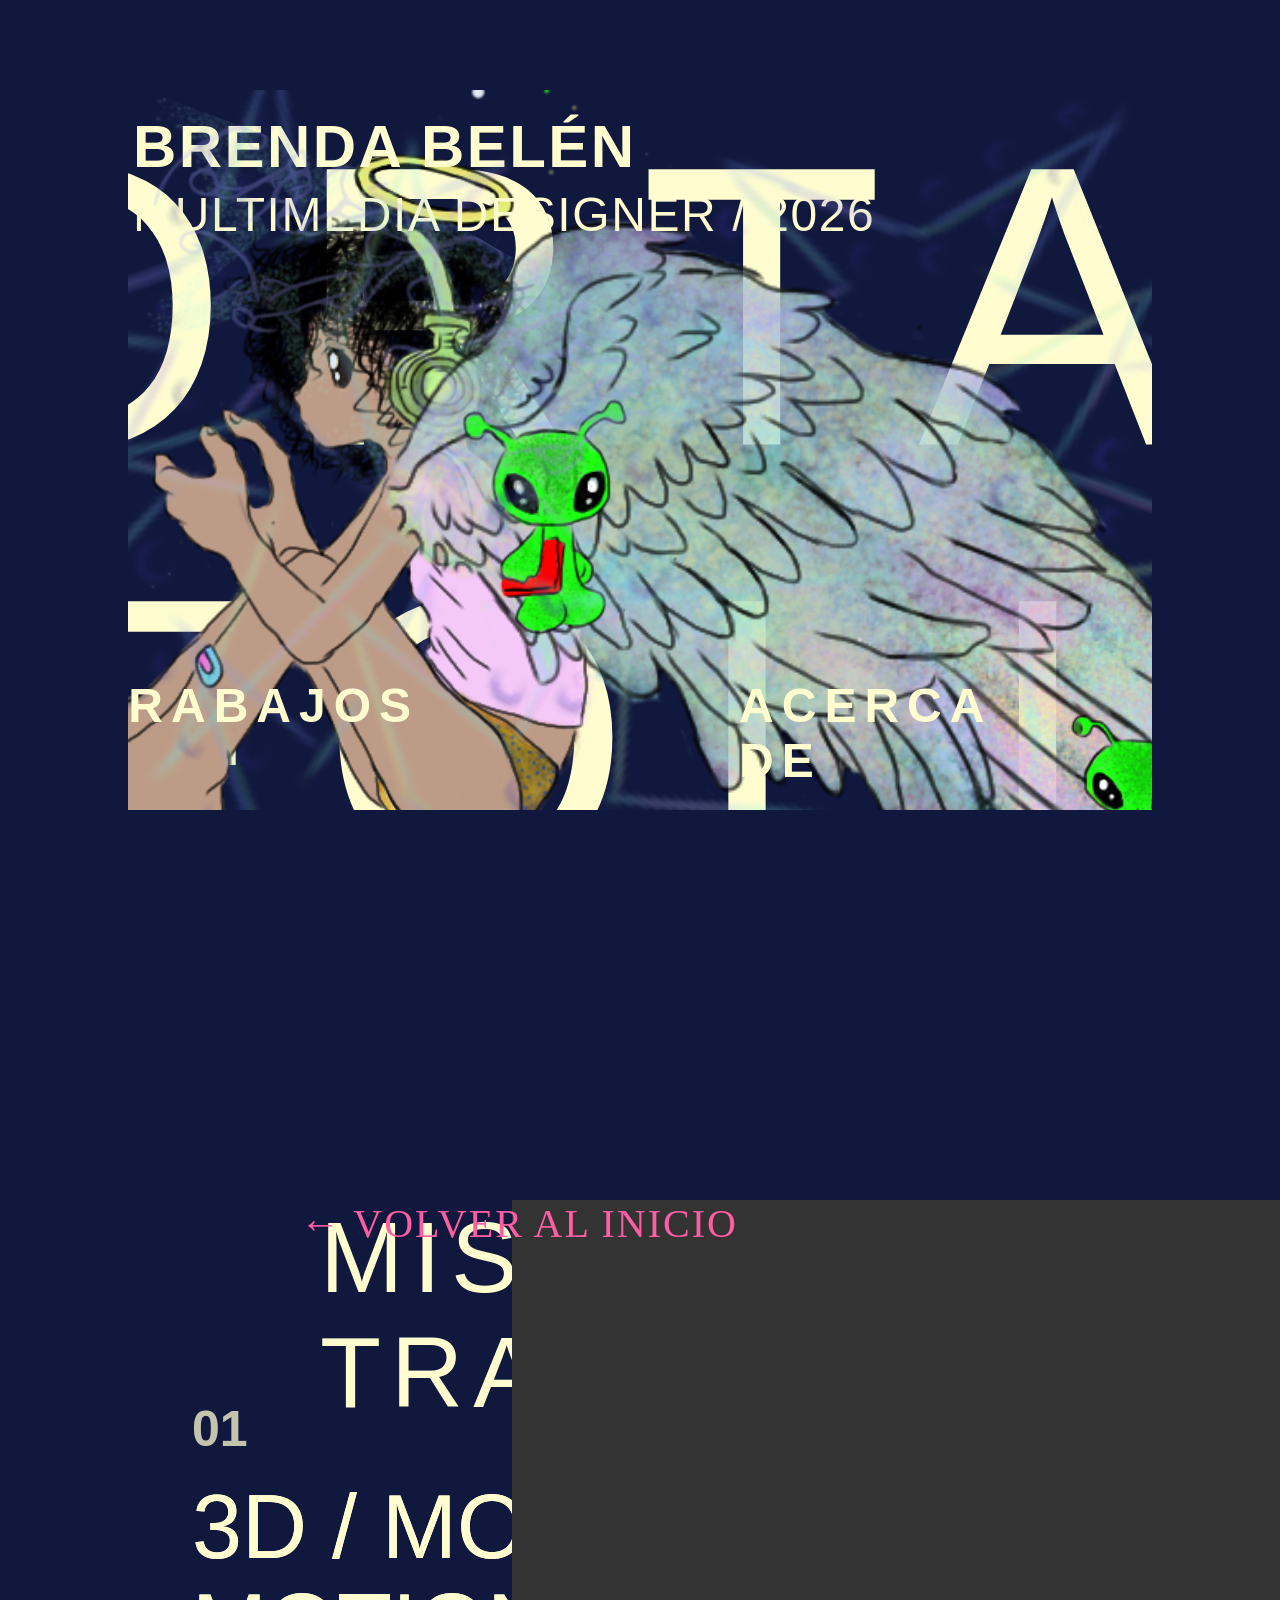
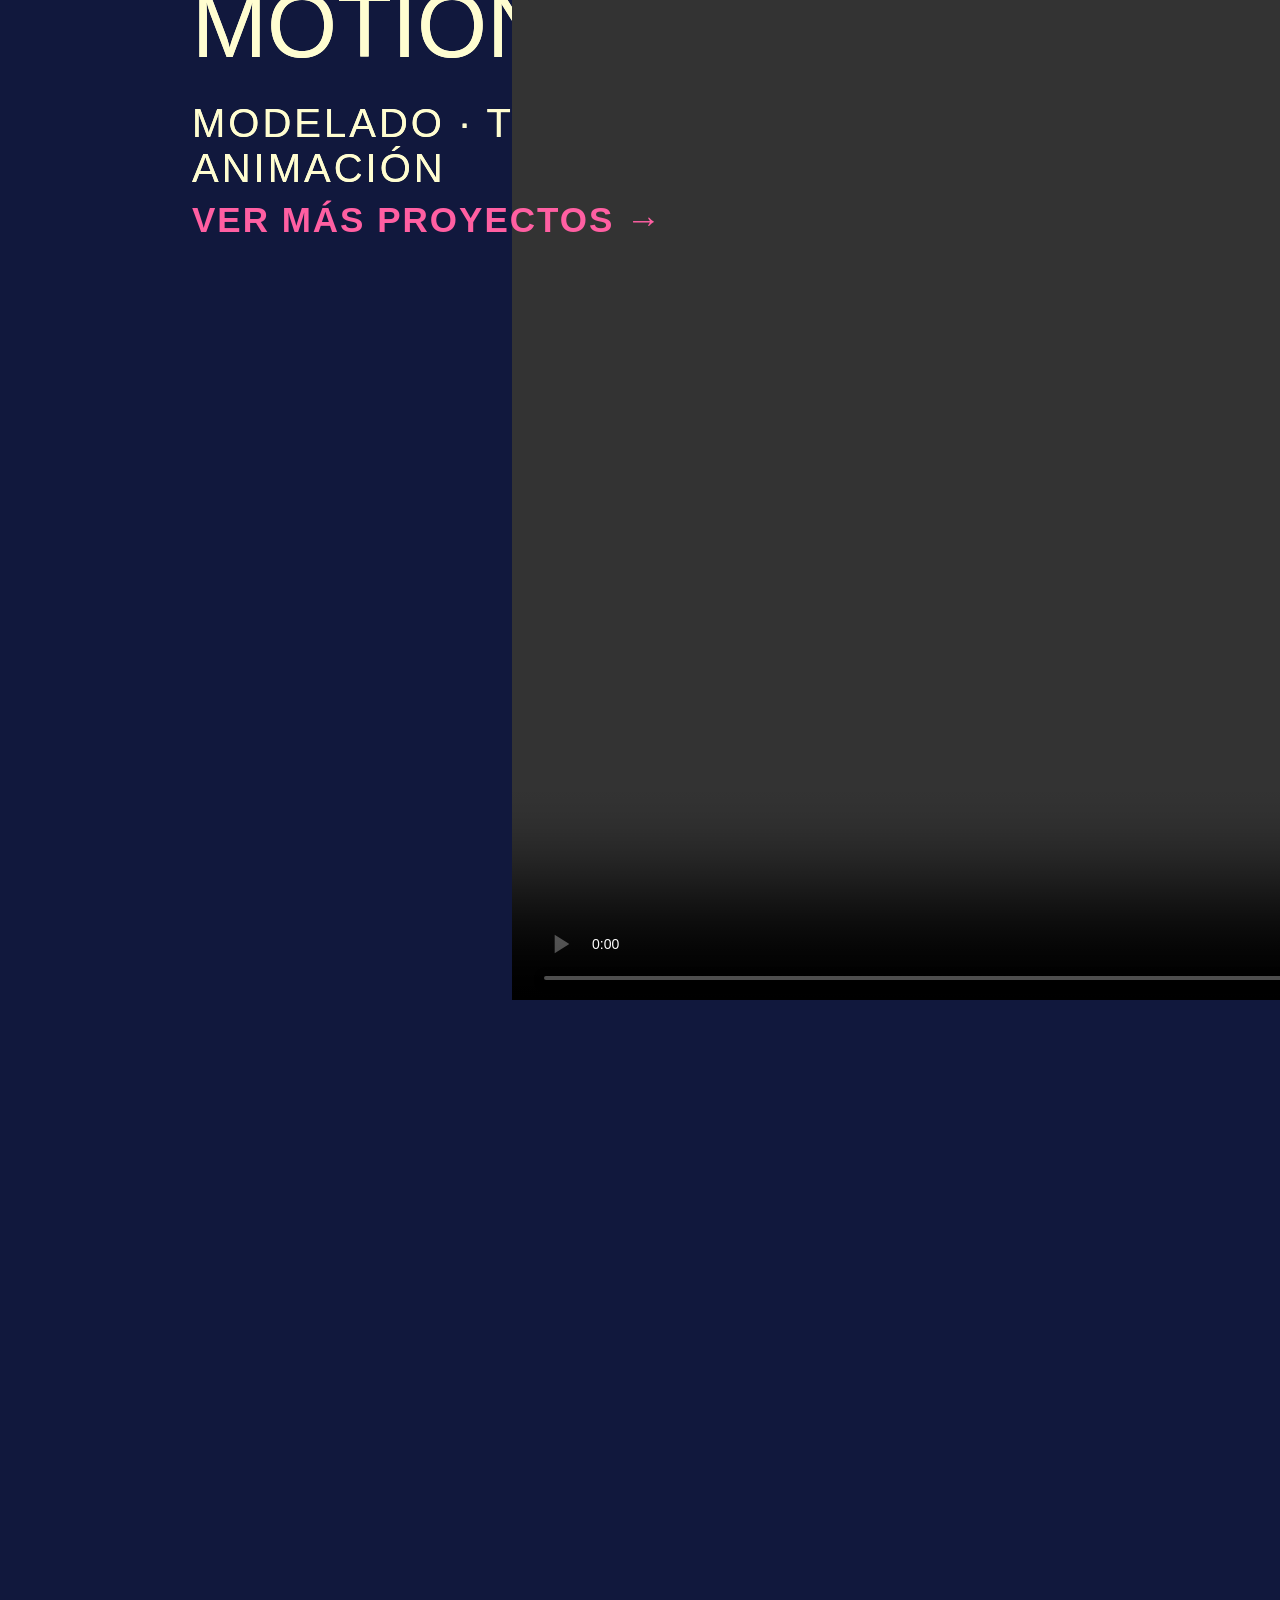
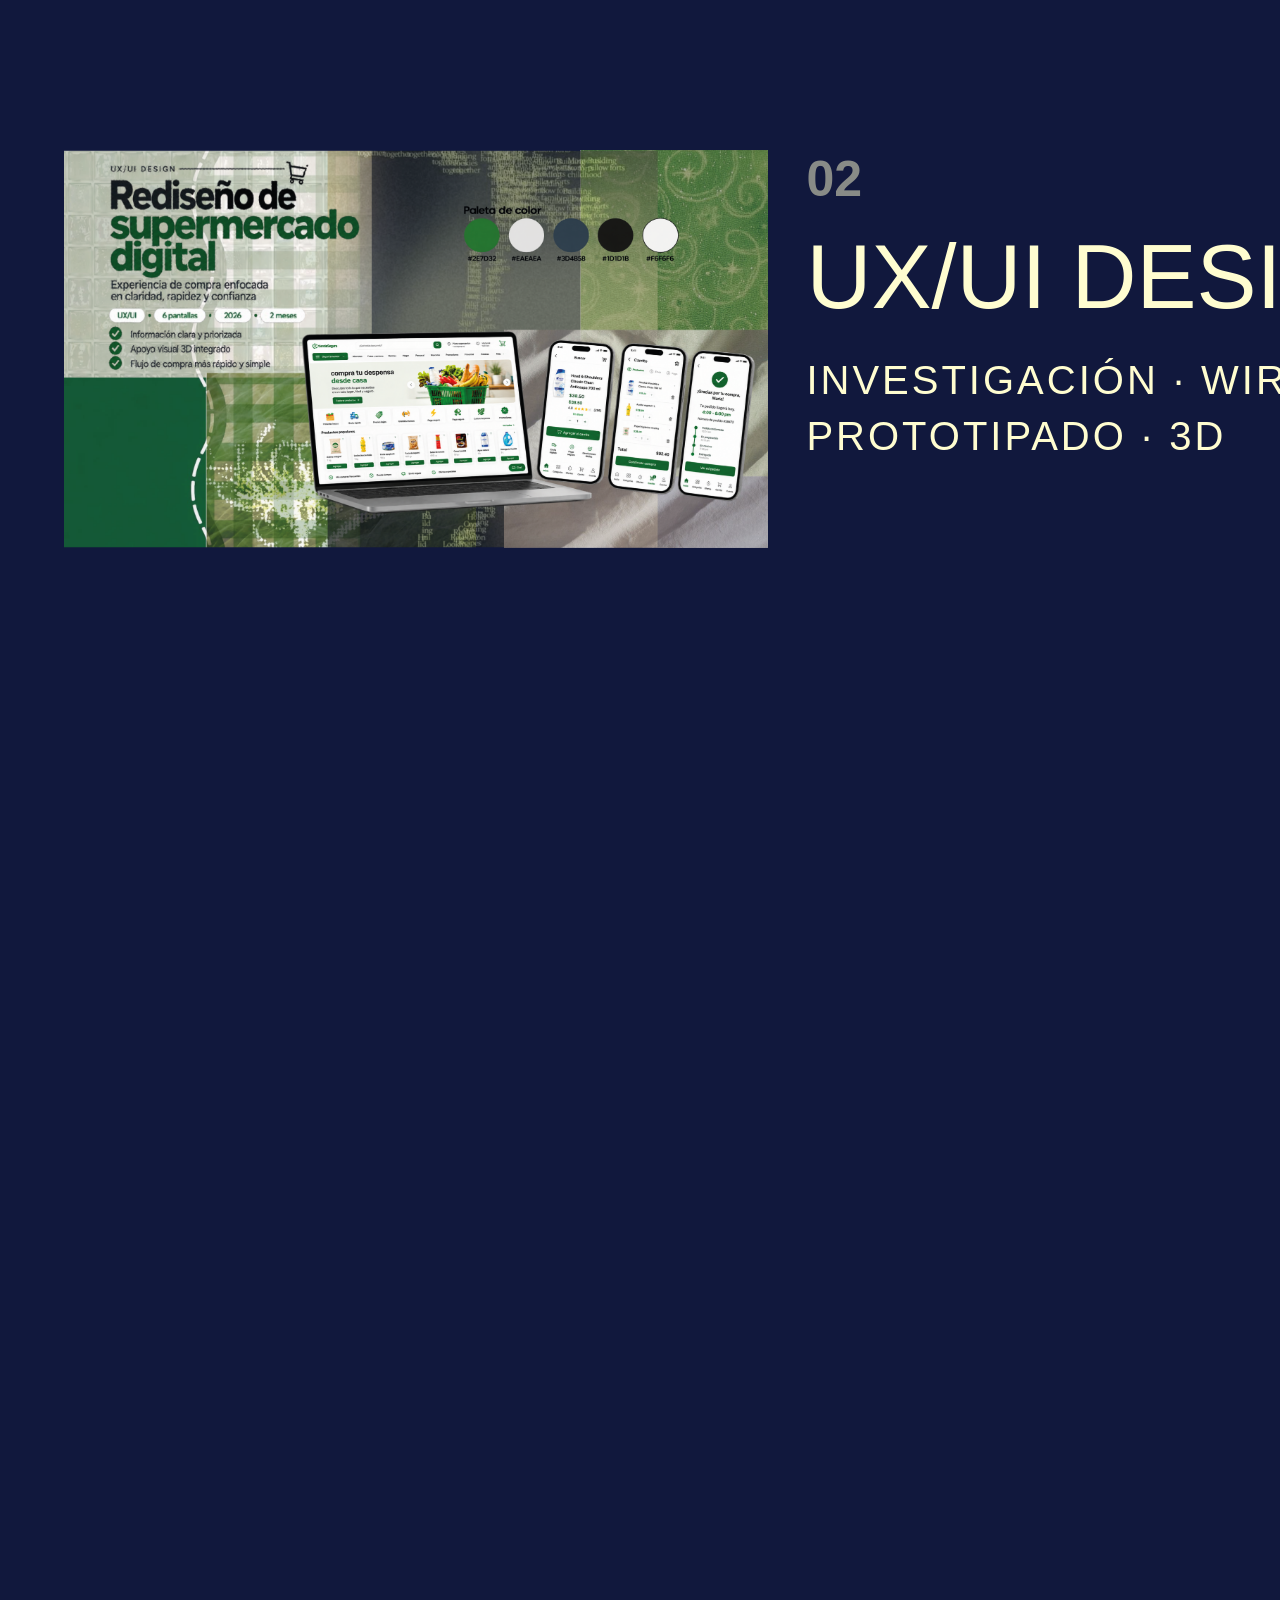
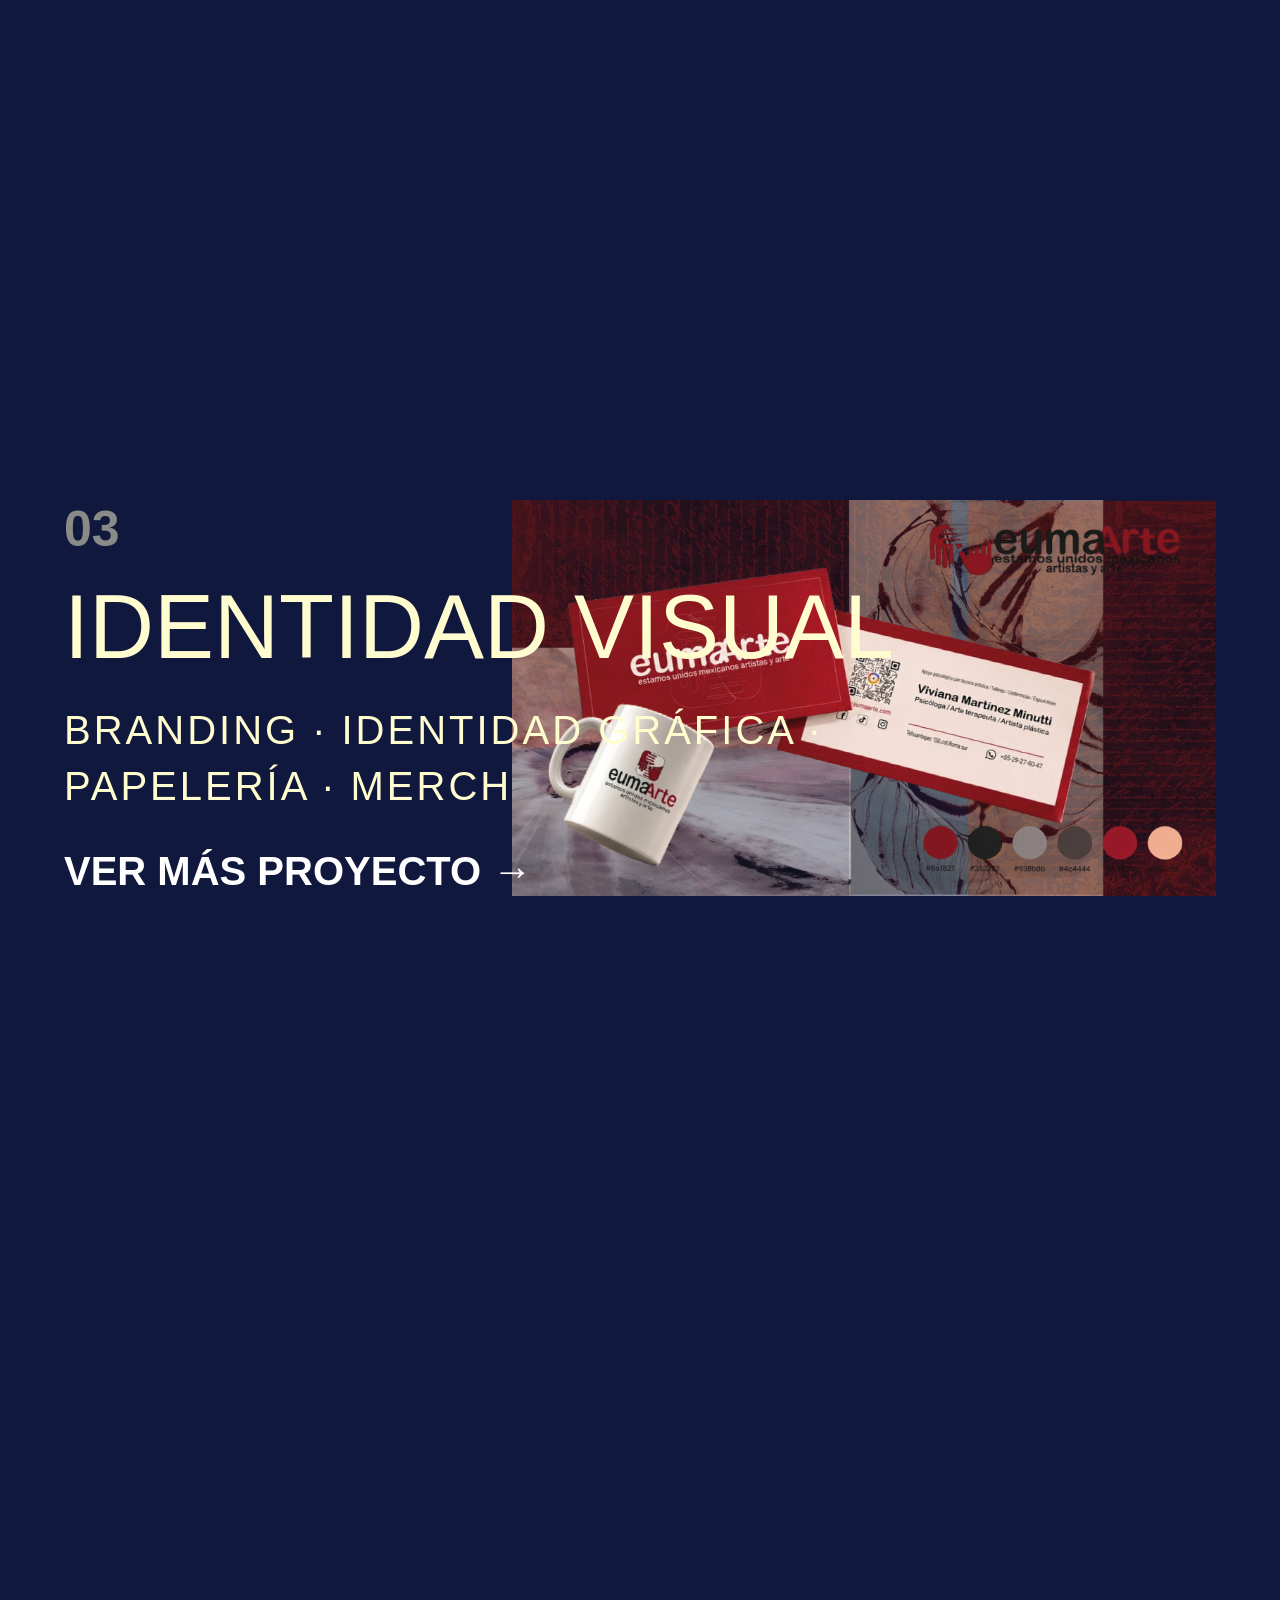
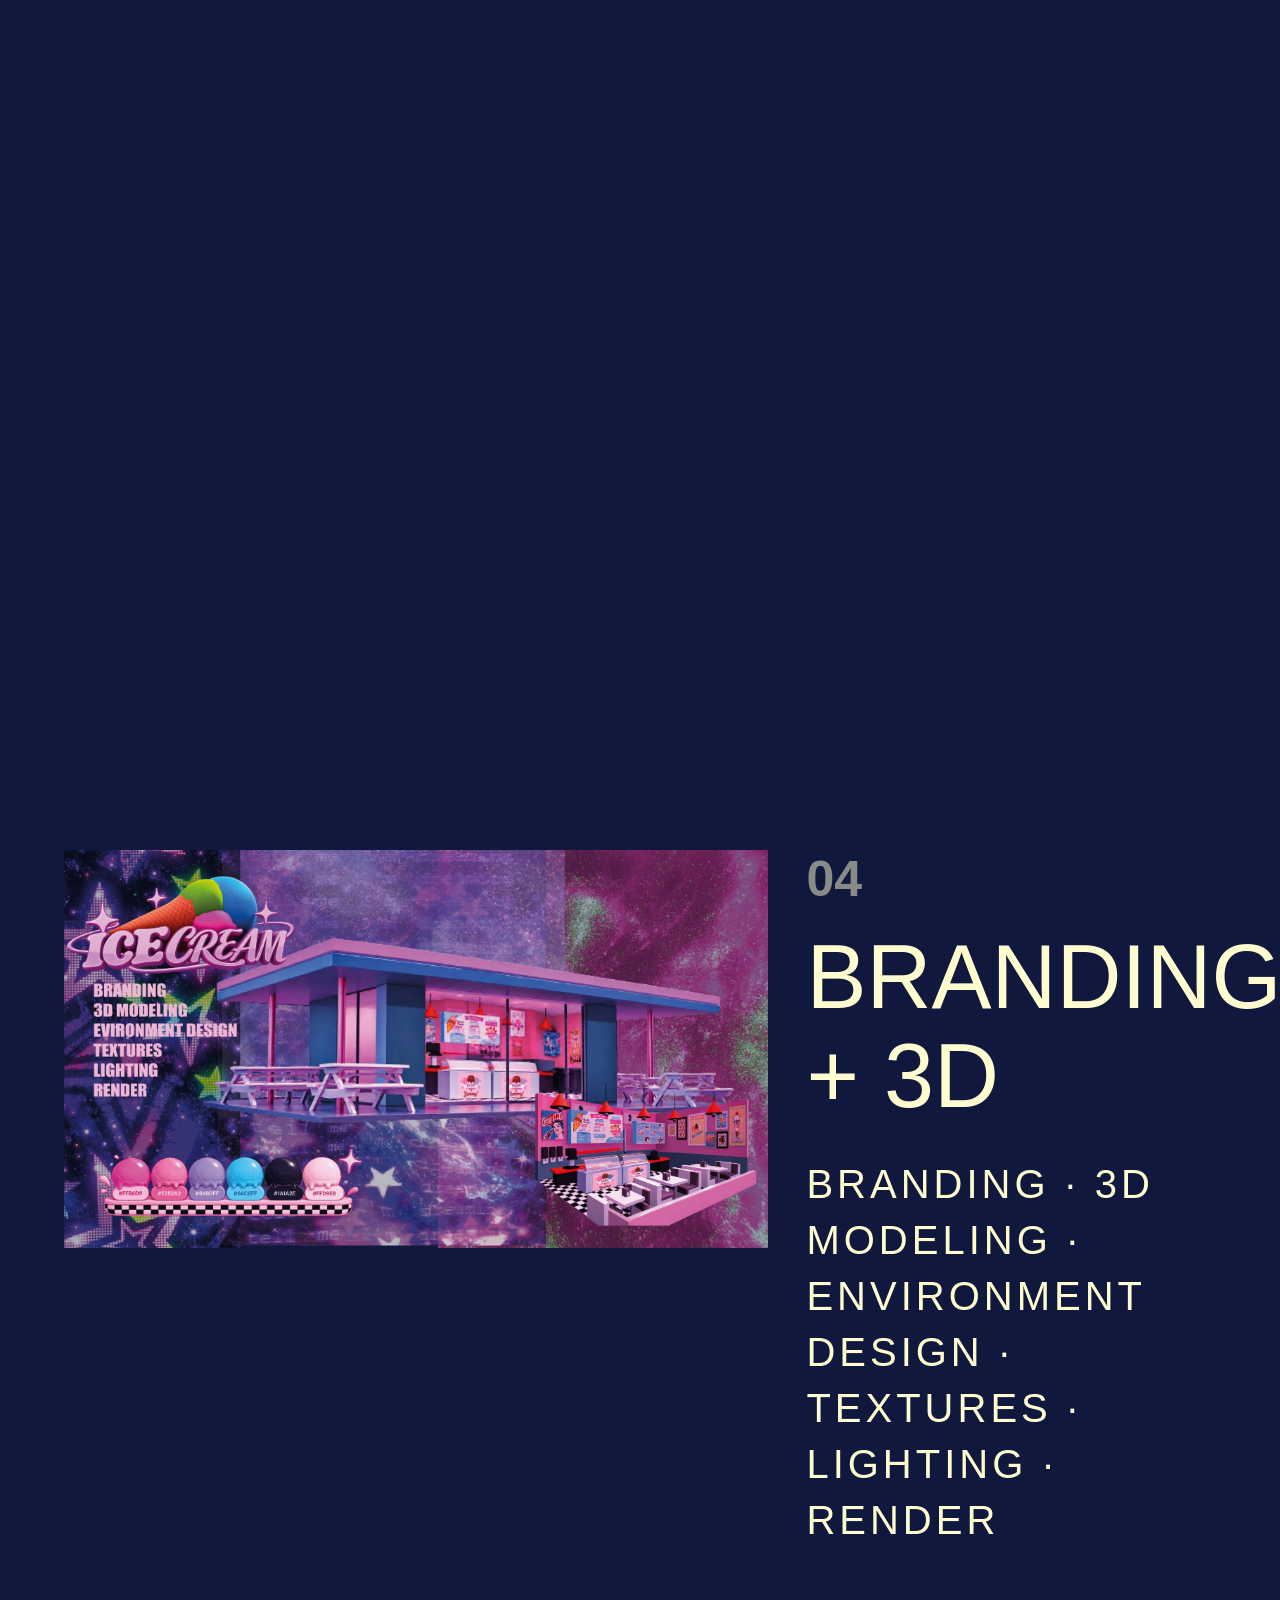
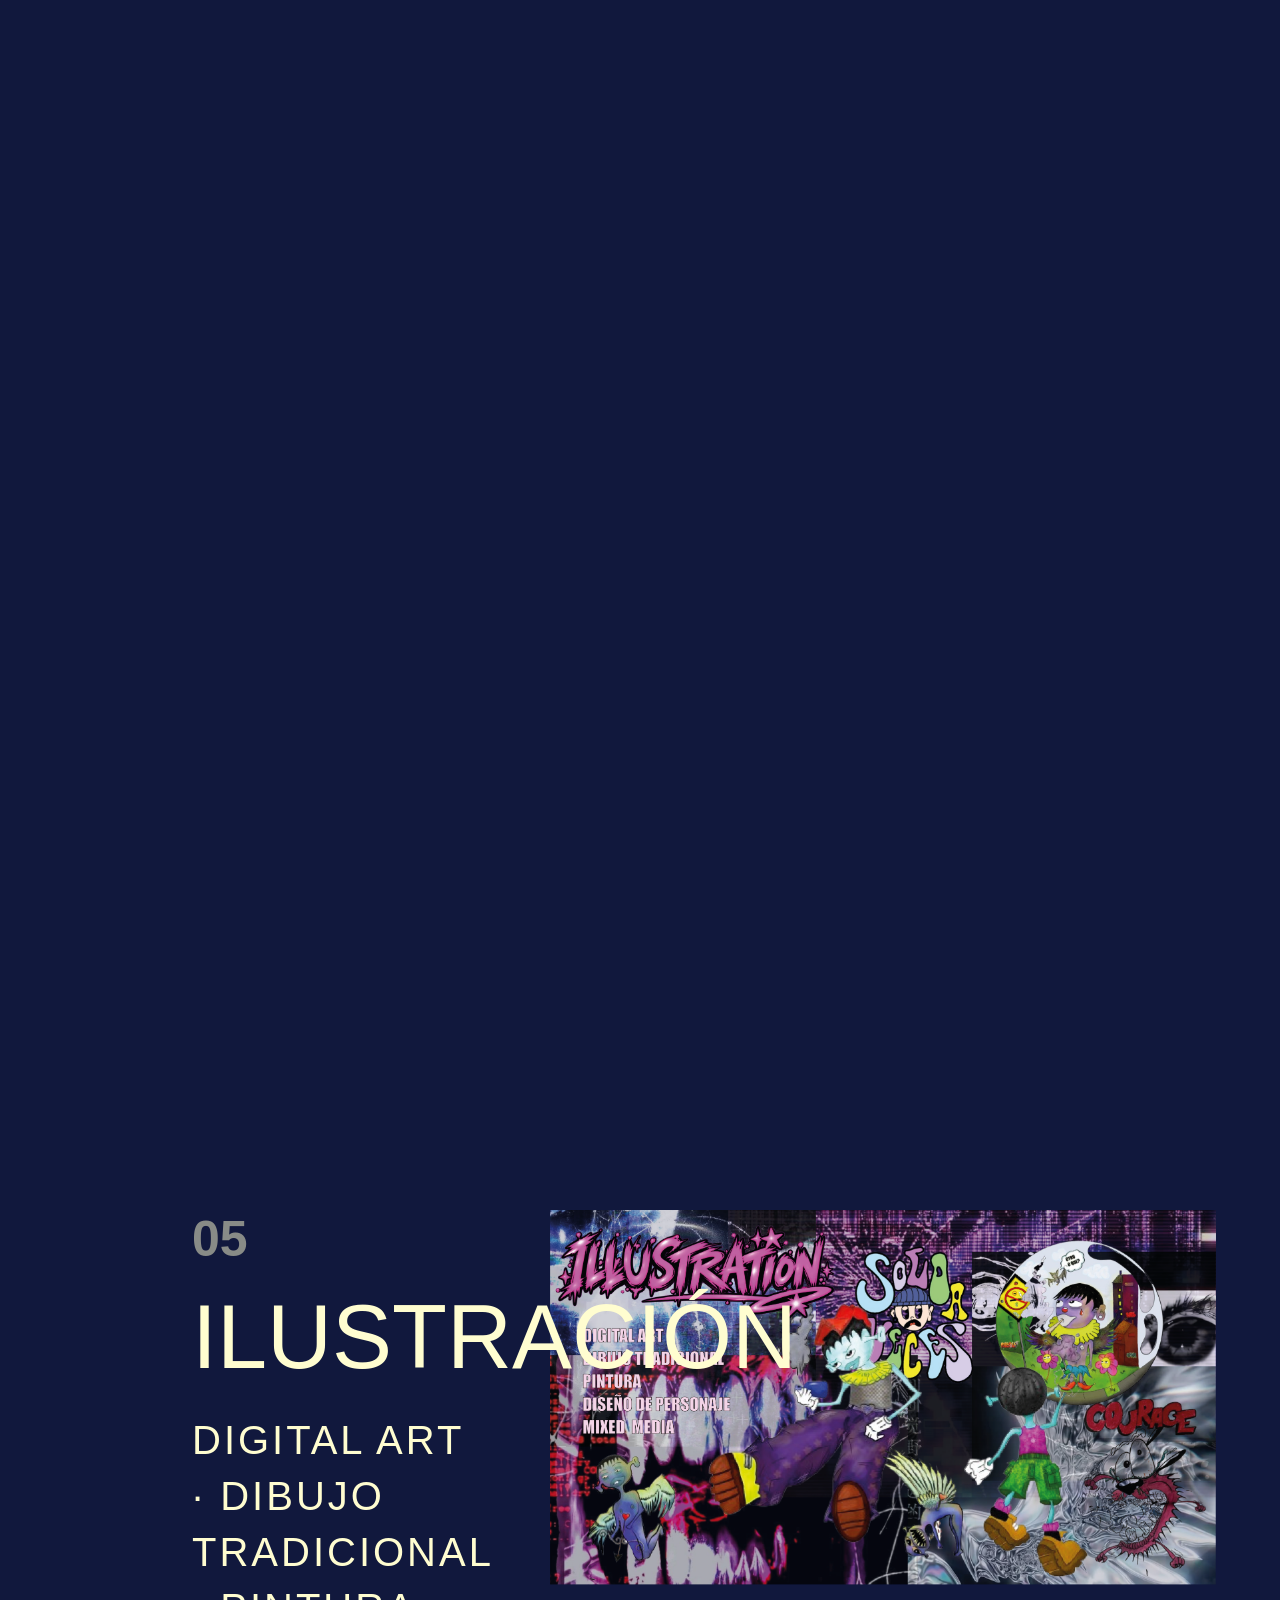
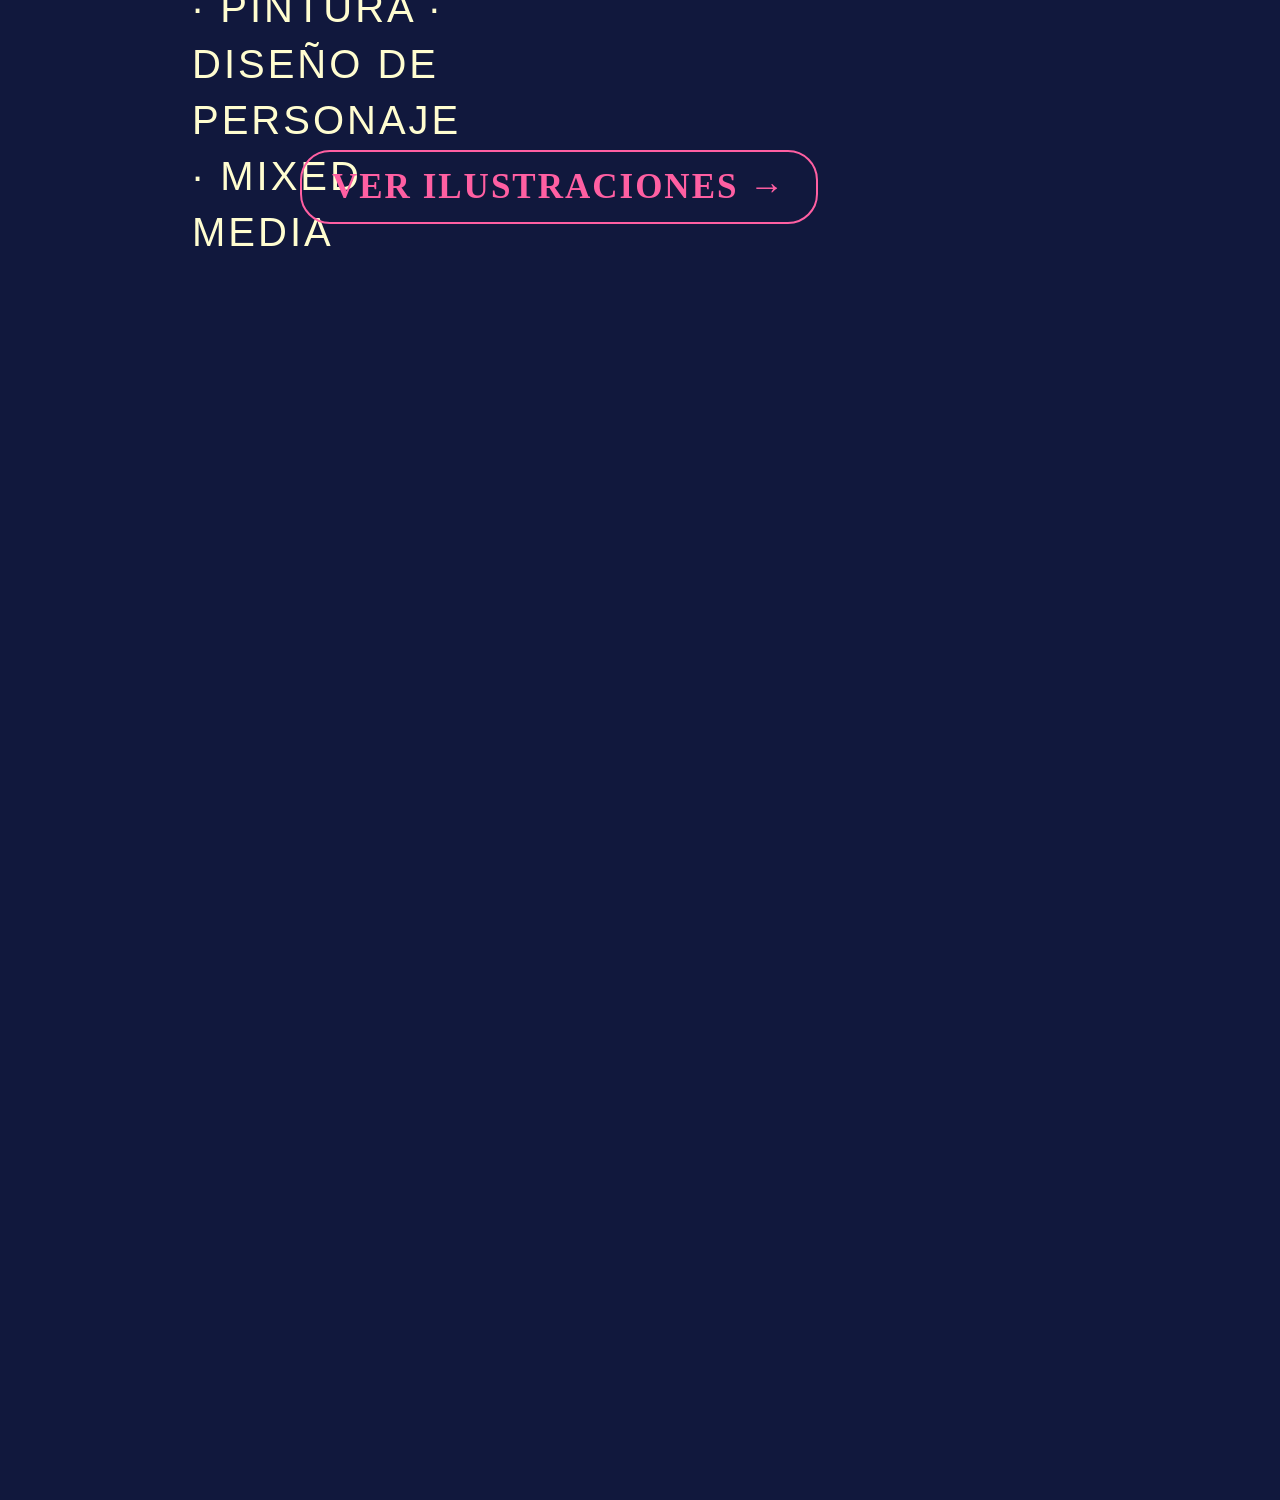
<file: index.html>
<!DOCTYPE html>
<html lang="es">

<head>
    <meta charset="UTF-8">
    <meta name="viewport" content="width=device-width, initial-scale=1.0">

    <title>Brenda Belén | Portafolio</title>

    <link rel="stylesheet" href="css/style.css">
</head>

<body>

    <main class="portada" id="inicio">

        <nav class="menu">
            <a href="#inicio">INICIO</a>
            <a href="#trabajos">TRABAJOS</a>
            <a href="Proyectos/acerca.html">ACERCA DE</a>
            <a href="Proyectos/contacto.html">CONTACTO</a>
        </nav>

        <div class="nombre">
            <h2>BRENDA BELÉN</h2>
            <p>MULTIMEDIA DESIGNER / 2026</p>
        </div>

        <div class="titulo-portafolio">
            <h1 class="porta">PORTA</h1>
            <h1 class="folio">FOLIO</h1>
        </div>

        <img src="assets/muñeca/alas.png" alt="Alas" class="alas">
        <img src="assets/muñeca/brenda.png" alt="Ilustración de Brenda" class="brenda">
        <img src="assets/muñeca/corona.png" alt="Corona" class="corona">

        <img src="assets/personajes/alien1.png" alt="Alien" class="alien1">
        <img src="assets/personajes/alien2.png" alt="Alien 2" class="alien2">
        <img src="assets/personajes/gatito.png" alt="Gatito" class="gatito">
        <img src="assets/personajes/conejo.png" alt="Conejo" class="conejo">
        <img src="assets/decoracion/estrella7.png" alt="Estrella 7" class="estrella7">
        <img src="assets/decoracion/estrella7.png" alt="Estrella 7" class="estrella7-2">
        <img src="assets/decoracion/estrella7.png" alt="Estrella 7" class="estrella7-3">
        <img src="assets/decoracion/estrella7.png" alt="Estrella 7" class="estrella7-4">
        <img src="assets/decoracion/estrella2.png" alt="Estrella 2" class="estrella2">
        <img src="assets/decoracion/estrella2.png" alt="Estrella 2" class="estrella2-2">
        <img src="assets/decoracion/estrella2.png" alt="Estrella 2" class="estrella2-3">


    </main>

    <section class="trabajos" id="trabajos">

        <a href="#inicio" class="trabajos-volver">
            ← VOLVER AL INICIO
        </a>


        <h2 class="titulo-trabajos">MIS TRABAJOS</h2>



        <!-- PROYECTO 01 -->

        <div class="kirby-texto">
            <span>01</span>
            <h3>3D / MODELADO & MOTION</h3>
            <p>MODELADO · TEXTURIZADO · ANIMACIÓN</p>
        </div>

        <a href="Proyectos/3D.html" class="ver-proyectos-3d">
            VER MÁS PROYECTOS →
        </a>

        </div>











        <!-- PROYECTO 01 -->
        <div class="kirby-texto">
            <span>01</span>
            <h3>3D / MODELADO & MOTION</h3>
            <p>MODELADO · TEXTURIZADO · ANIMACIÓN</p>
        </div>


        <div class="kirby-video-prueba">
            <video controls muted playsinline>
                <source src="assets/proyectos/3D/kirby-colores.mp4" type="video/mp4">
            </video>
        </div>









        <!-- PROYECTO 02 -->
        <div class="ux-imagen">
            <img src="assets/proyectos/ux/portadaux.png" alt="Rediseño UX/UI de supermercado digital">
        </div>

        <div class="ux-texto">
            <span>02</span>
            <h3>UX/UI DESIGN</h3>
            <p>INVESTIGACIÓN · WIREFRAMES · PROTOTIPADO · 3D</p>
        </div>

        <!-- PROYECTO 03 -->
        <div class="eumaarte-imagen">
            <img src="assets/proyectos/eumaarte/eumaartee.png" alt="Identidad visual Eumaarte">
        </div>


        <div class="eumaarte-texto">
            <span>03</span>
            <h3>IDENTIDAD VISUAL</h3>
            <p>BRANDING · IDENTIDAD GRÁFICA · PAPELERÍA · MERCH</p>

            <a href="Proyectos/eumaarte.html" class="eumaarte-ver-mas">
                VER MÁS PROYECTO →
            </a>
        </div>


        <!-- PROYECTO 04 -->

        <div class="branding-imagen">
            <img src="assets/proyectos/heladeria/portadaheladeria.png"
                alt="Proyecto de branding y modelado 3D de heladería">
        </div>

        <div class="branding-texto">
            <span>04</span>
            <h3>BRANDING + 3D</h3>
            <p>BRANDING · 3D MODELING · ENVIRONMENT DESIGN · TEXTURES · LIGHTING · RENDER</p>
        </div>

        <!-- PROYECTO 05 -->

        <div class="ilustracion-imagen">
            <img src="assets/proyectos/ilustracion/portadailustracion.png"
                alt="Proyecto de ilustración digital, tradicional y pintura">
        </div>

        <div class="ilustracion-texto">
            <span>05</span>
            <h3>ILUSTRACIÓN</h3>
            <p>DIGITAL ART · DIBUJO TRADICIONAL · PINTURA · DISEÑO DE PERSONAJE · MIXED MEDIA</p>
        </div>
        <a href="Proyectos/ux.html" class="ux-boton">VER MÁS PROYECTO →</a>

        <a href="Proyectos/ilustraciones.html" class="boton-ilustraciones">
            VER ILUSTRACIONES →
        </a>



        <a href="Proyectos/Heladeria.html" class="boton-heladeria">
            VER PROYECTO →
        </a>
</file>
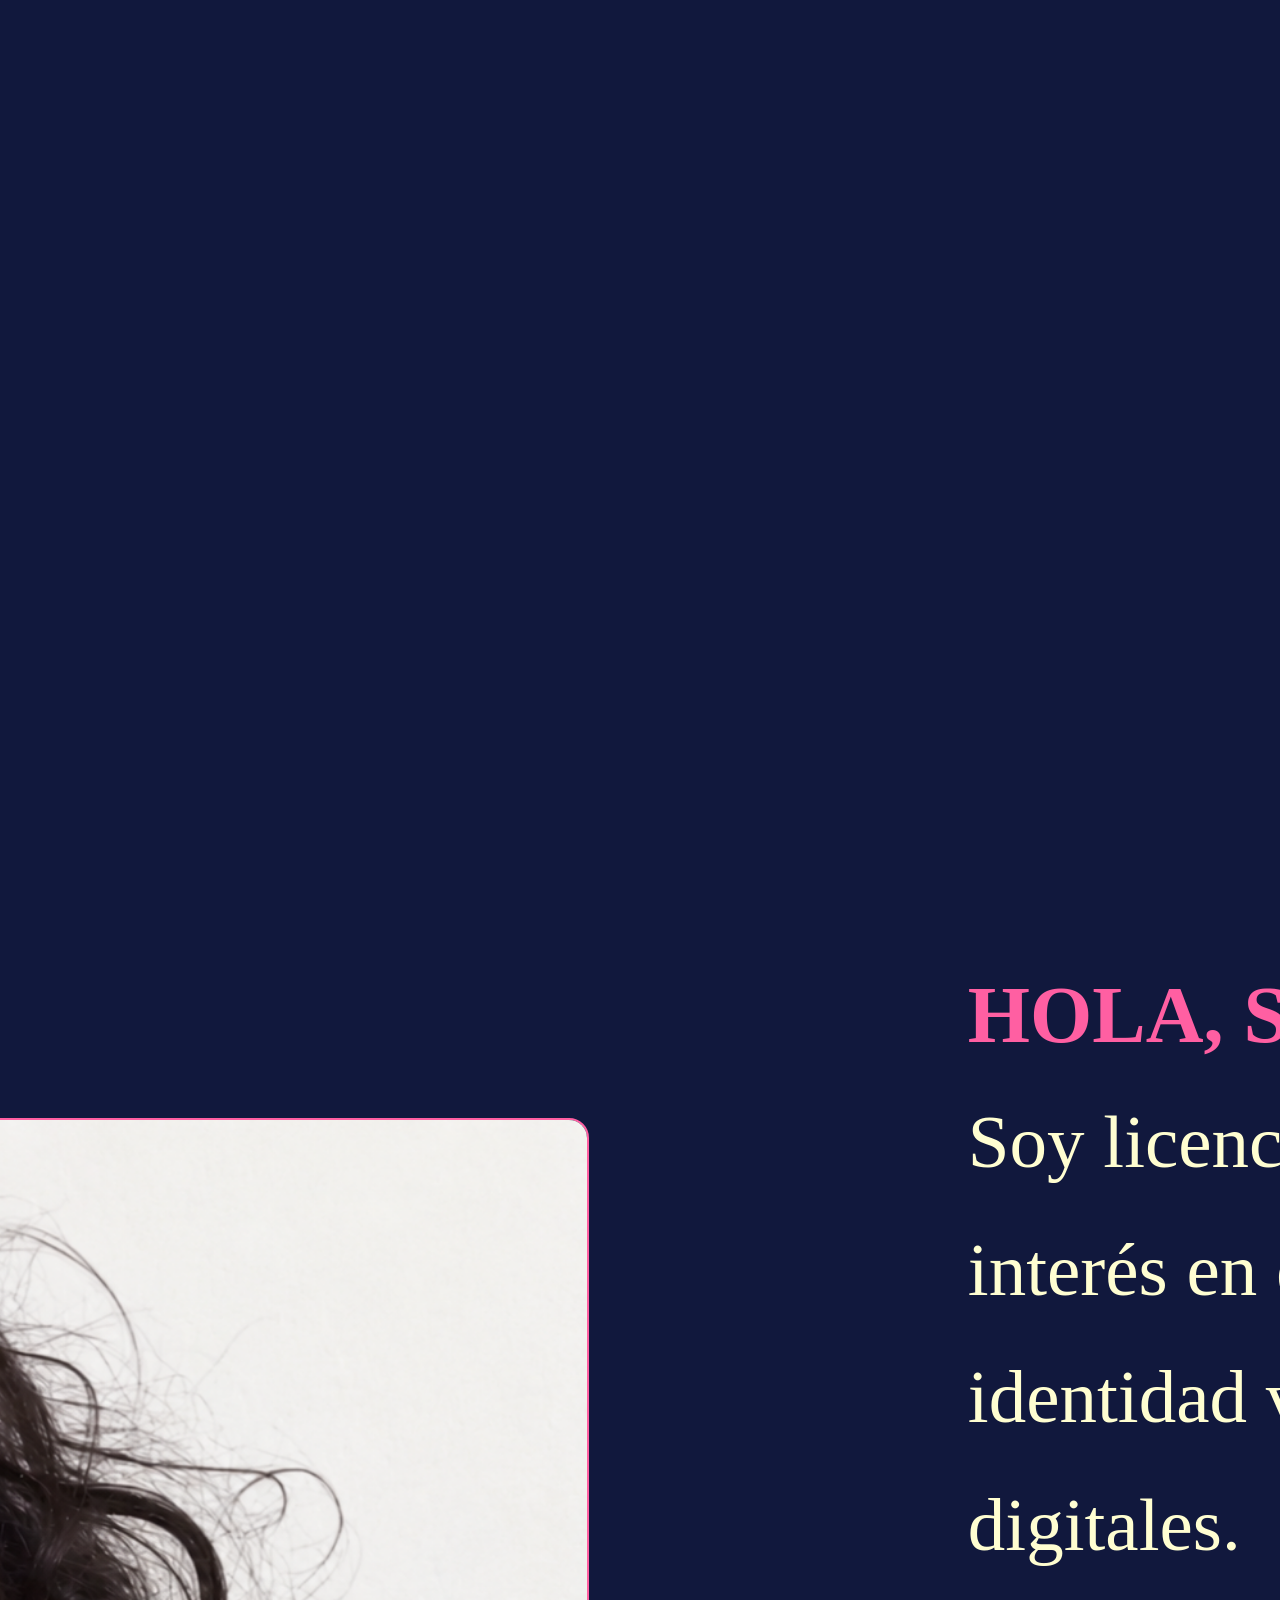
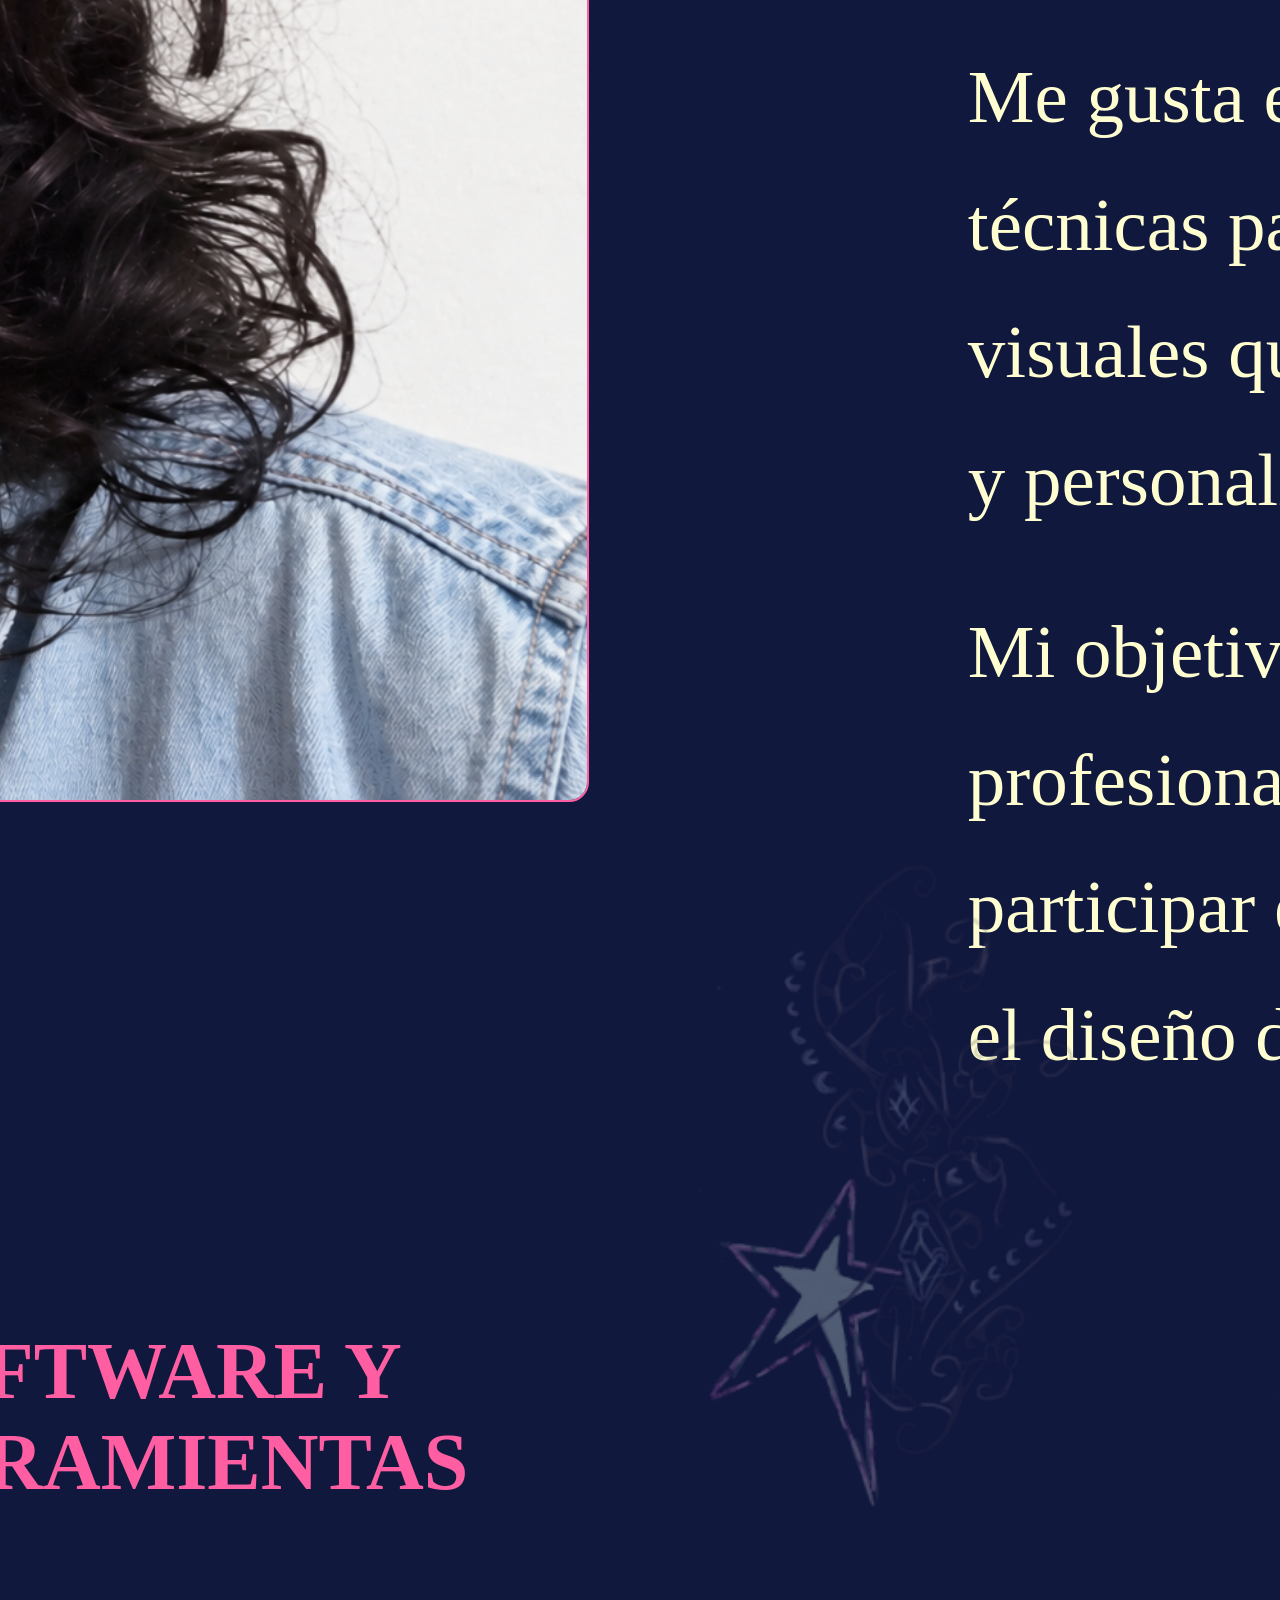
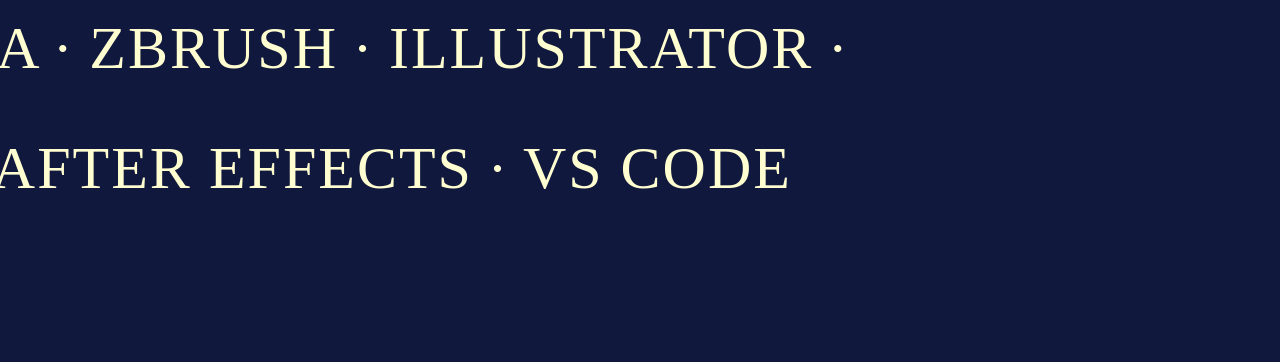
<file: Proyectos/acerca.html>
<!DOCTYPE html>
<html lang="es">

<head>
    <meta charset="UTF-8">
    <meta name="viewport" content="width=device-width, initial-scale=1.0">

    <title>Acerca de mí | Brenda Belén</title>

    <link rel="stylesheet" href="../css/style.css">
</head>

<body class="pagina-acerca">

    <main class="acerca-contenedor">

        <!-- BOTÓN PARA REGRESAR -->
        <a href="../index.html" class="acerca-volver">
            ← VOLVER AL INICIO
        </a>

        <!-- ENCABEZADO -->
        <header class="acerca-encabezado">
            <span>03 / ABOUT ME</span>
            <h1>DETRÁS DE LOS PÍXELES</h1>
        </header>

        <!-- PRESENTACIÓN -->
        <section class="acerca-presentacion">

            <div class="acerca-foto">
                <img src="../assets/proyectos/retrato.png" alt="Fotografía de Brenda Belén">
            </div>

            <div class="acerca-informacion">

                <h2>HOLA, SOY BRENDA BELÉN</h2>

                <p>
                    Soy licenciada en Comunicación Multimedia,
                    con interés en el diseño 3D, UX/UI,
                    la ilustración, la identidad visual
                    y el desarrollo de experiencias digitales.
                </p>

                <p>
                    Me gusta explorar diferentes herramientas
                    y técnicas para transformar ideas en
                    proyectos visuales que combinen creatividad,
                    funcionalidad y personalidad.
                </p>

                <p>
                    Mi objetivo es seguir creciendo profesionalmente,
                    aprender nuevas tecnologías y participar en
                    proyectos que conecten el arte con el diseño digital.
                </p>

            </div>

        </section>

        <!-- HABILIDADES -->
        <section class="acerca-habilidades">

            <h2>ÁREAS CREATIVAS</h2>

            <div class="acerca-lista">
                <span>MODELADO 3D</span>
                <span>UX/UI</span>
                <span>BRANDING</span>
                <span>ILUSTRACIÓN</span>
                <span>DESARROLLO WEB</span>
            </div>

        </section>

        <!-- SOFTWARE -->
        <section class="acerca-software">

            <h2>SOFTWARE Y HERRAMIENTAS</h2>

            <p>
                BLENDER · MAYA · ZBRUSH · ILLUSTRATOR ·
                PHOTOSHOP · AFTER EFFECTS · VS CODE
            </p>

        </section>


        <!-- ESTRELLA 3 -->
        <img src="../assets/decoracion/estrella3.png" class="acerca-estrella-3" alt="">



        <!-- ESTRELLA ORIGINAL -->
        <img src="../assets/decoracion/estrella3.png" class="acerca-estrella-3" alt="">

        <!-- SEGUNDA ESTRELLA -->
        <img src="../assets/decoracion/estrella3.png" class="acerca-estrella-4" alt="">



        <img src="../assets/decoracion/estrella4.png" class="acerca-estrella4" alt="">











    </main>

</body>

</html>
</file>
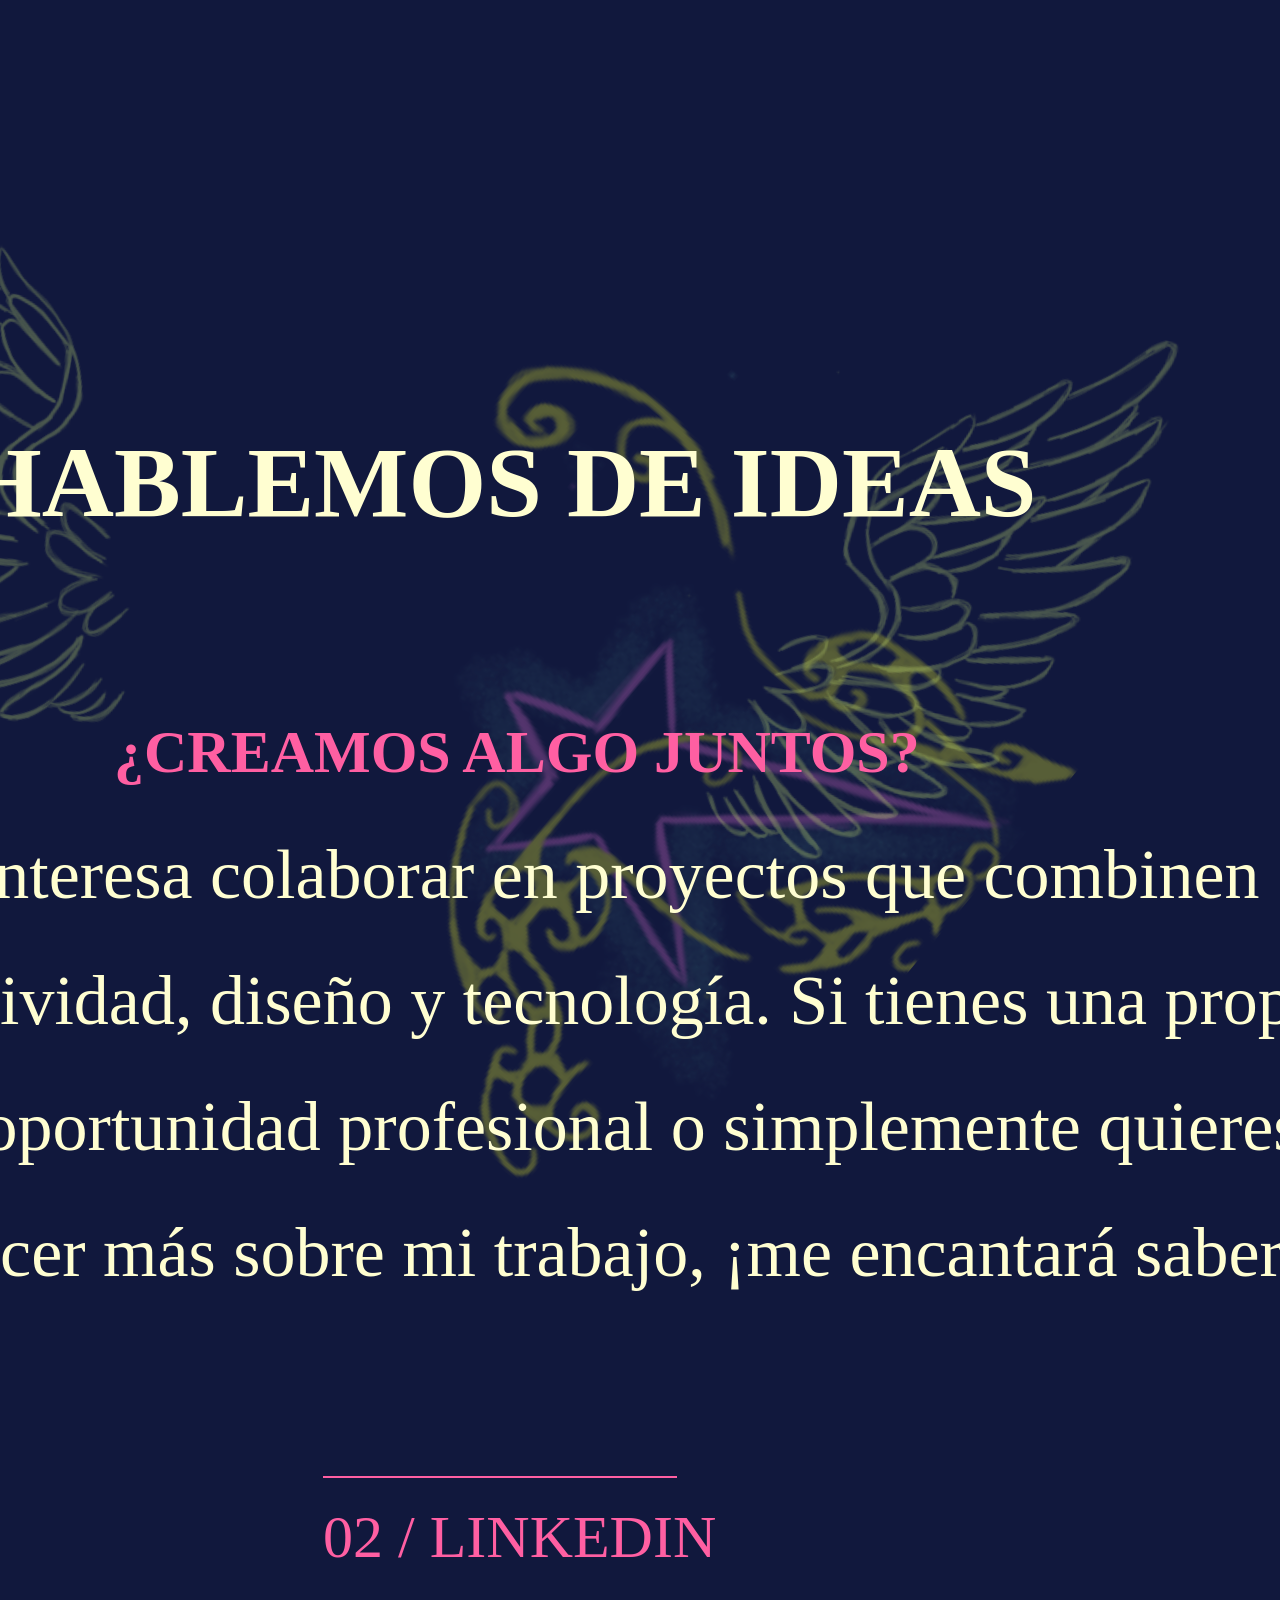
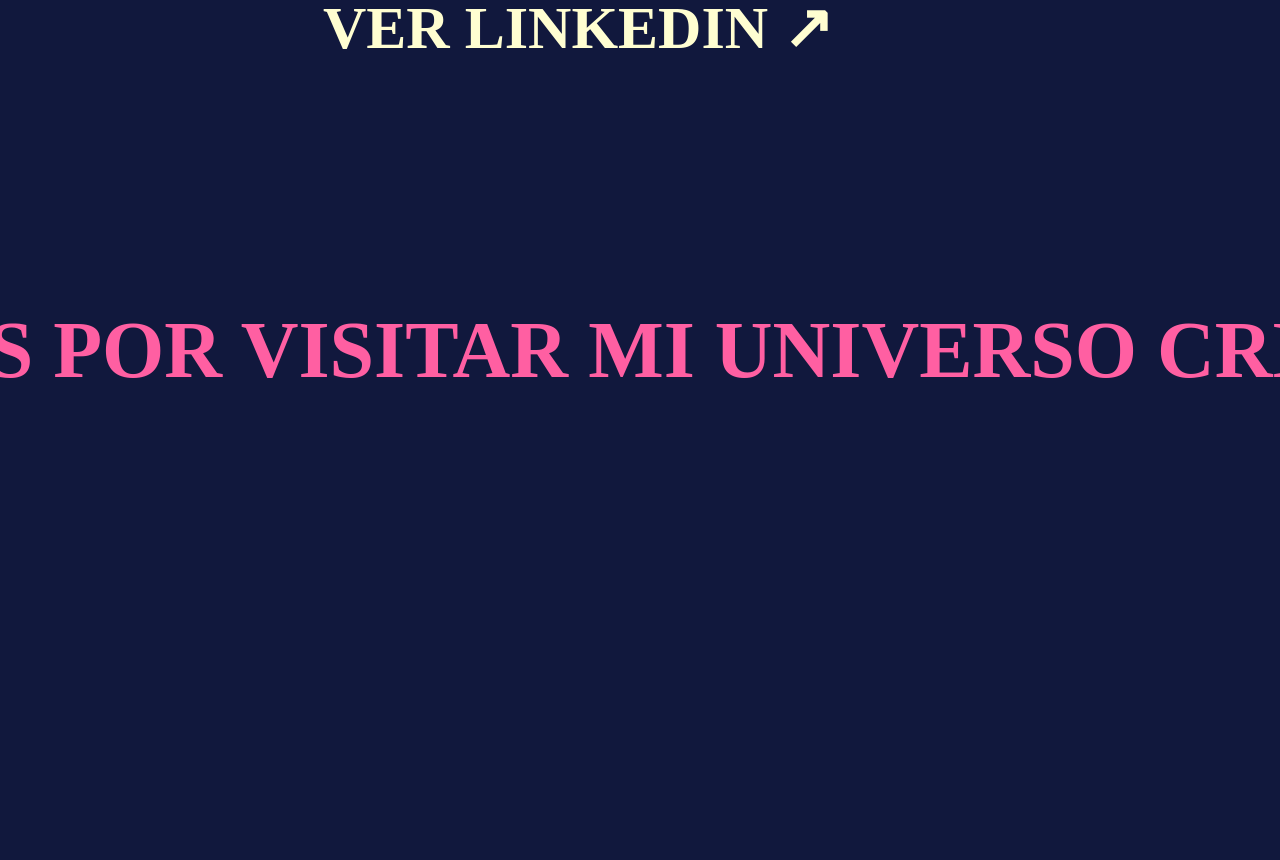
<file: Proyectos/contacto.html>
<!DOCTYPE html>
<html lang="es">

<head>
    <meta charset="UTF-8">
    <meta name="viewport" content="width=device-width, initial-scale=1.0">

    <title>Contacto | Brenda Belén</title>

    <link rel="stylesheet" href="../css/style.css">
</head>

<body class="pagina-contacto">



    <!-- ====================================== -->
    <!-- DECORACIÓN DE CONTACTO                 -->
    <!-- ====================================== -->

    <img src="../assets/decoracion/estrella4.png" class="contacto-estrella-4" alt="" aria-hidden="true">

    <img src="../assets/decoracion/alitas.png" class="contacto-alitas" alt="" aria-hidden="true">

    <img src="../assets/decoracion/corazon.png" class="contacto-corazon" alt="" aria-hidden="true">


    <main class="contacto-contenedor">

        <!-- ================================= -->
        <!-- 01. VOLVER AL INICIO              -->
        <!-- ================================= -->

        <a href="../index.html" class="contacto-volver">
            ← VOLVER AL INICIO
        </a>


        <!-- ================================= -->
        <!-- 02. ENCABEZADO                    -->
        <!-- ================================= -->

        <header class="contacto-encabezado">

            <span class="contacto-numero">
                04 / CONTACT
            </span>

            <h1 class="contacto-titulo">
                HABLEMOS DE IDEAS
            </h1>

        </header>


        <!-- ================================= -->
        <!-- 03. PRESENTACIÓN                  -->
        <!-- ================================= -->

        <section class="contacto-presentacion">

            <h2 class="contacto-subtitulo">
                ¿CREAMOS ALGO JUNTOS?
            </h2>

            <p class="contacto-descripcion">
                Me interesa colaborar en proyectos que
                combinen creatividad, diseño y tecnología.
                Si tienes una propuesta, una oportunidad
                profesional o simplemente quieres conocer
                más sobre mi trabajo, ¡me encantará
                saber de ti!
            </p>

        </section>


        <!-- ================================= -->
        <!-- 04. REDES Y CONTACTO              -->
        <!-- ================================= -->

        <section class="contacto-enlaces">

            <!-- CORREO ELECTRÓNICO -->
            <div class="contacto-item contacto-email">

                <span class="contacto-email-etiqueta">
                    01 / EMAIL
                </span>

                <a class="contacto-email-link"
                    href="https://mail.google.com/mail/?view=cm&fs=1&to=brendabelenalfarogonzalez@gmail.com"
                    target="_blank" rel="noopener noreferrer">
                    ESCRÍBEME ↗
                </a>

            </div>


            <!-- LINKEDIN -->
            <div class="contacto-item contacto-linkedin">

                <span class="contacto-linkedin-etiqueta">
                    02 / LINKEDIN
                </span>

                <a class="contacto-linkedin-link" href="https://www.linkedin.com/in/brenda-belen-alfaro/"
                    target="_blank" rel="noopener noreferrer">
                    VER LINKEDIN ↗
                </a>

            </div>


            <!-- BEHANCE -->
            <div class="contacto-item contacto-behance">

                <span class="contacto-behance-etiqueta">
                    03 / BEHANCE
                </span>

                <a class="contacto-behance-link" href="https://www.behance.net/brendaalfaro10" target="_blank"
                    rel="noopener noreferrer">
                    VER BEHANCE ↗
                </a>

            </div>

        </section>


        <!-- ================================= -->
        <!-- 05. MENSAJE FINAL                 -->
        <!-- ================================= -->

        <section class="contacto-cierre">

            <h2 class="contacto-cierre-titulo">
                GRACIAS POR VISITAR MI UNIVERSO CREATIVO ✦
            </h2>

        </section>


        <!-- ================================= -->
        <!-- 06. PIE DE PÁGINA                 -->
        <!-- ================================= -->

        <footer class="contacto-footer">

            <p class="contacto-footer-nombre">
                BRENDA BELÉN © 2026
            </p>

            <p class="contacto-footer-profesion">
                MULTIMEDIA DESIGNER
            </p>

        </footer>

    </main>

</body>

</html>
</file>
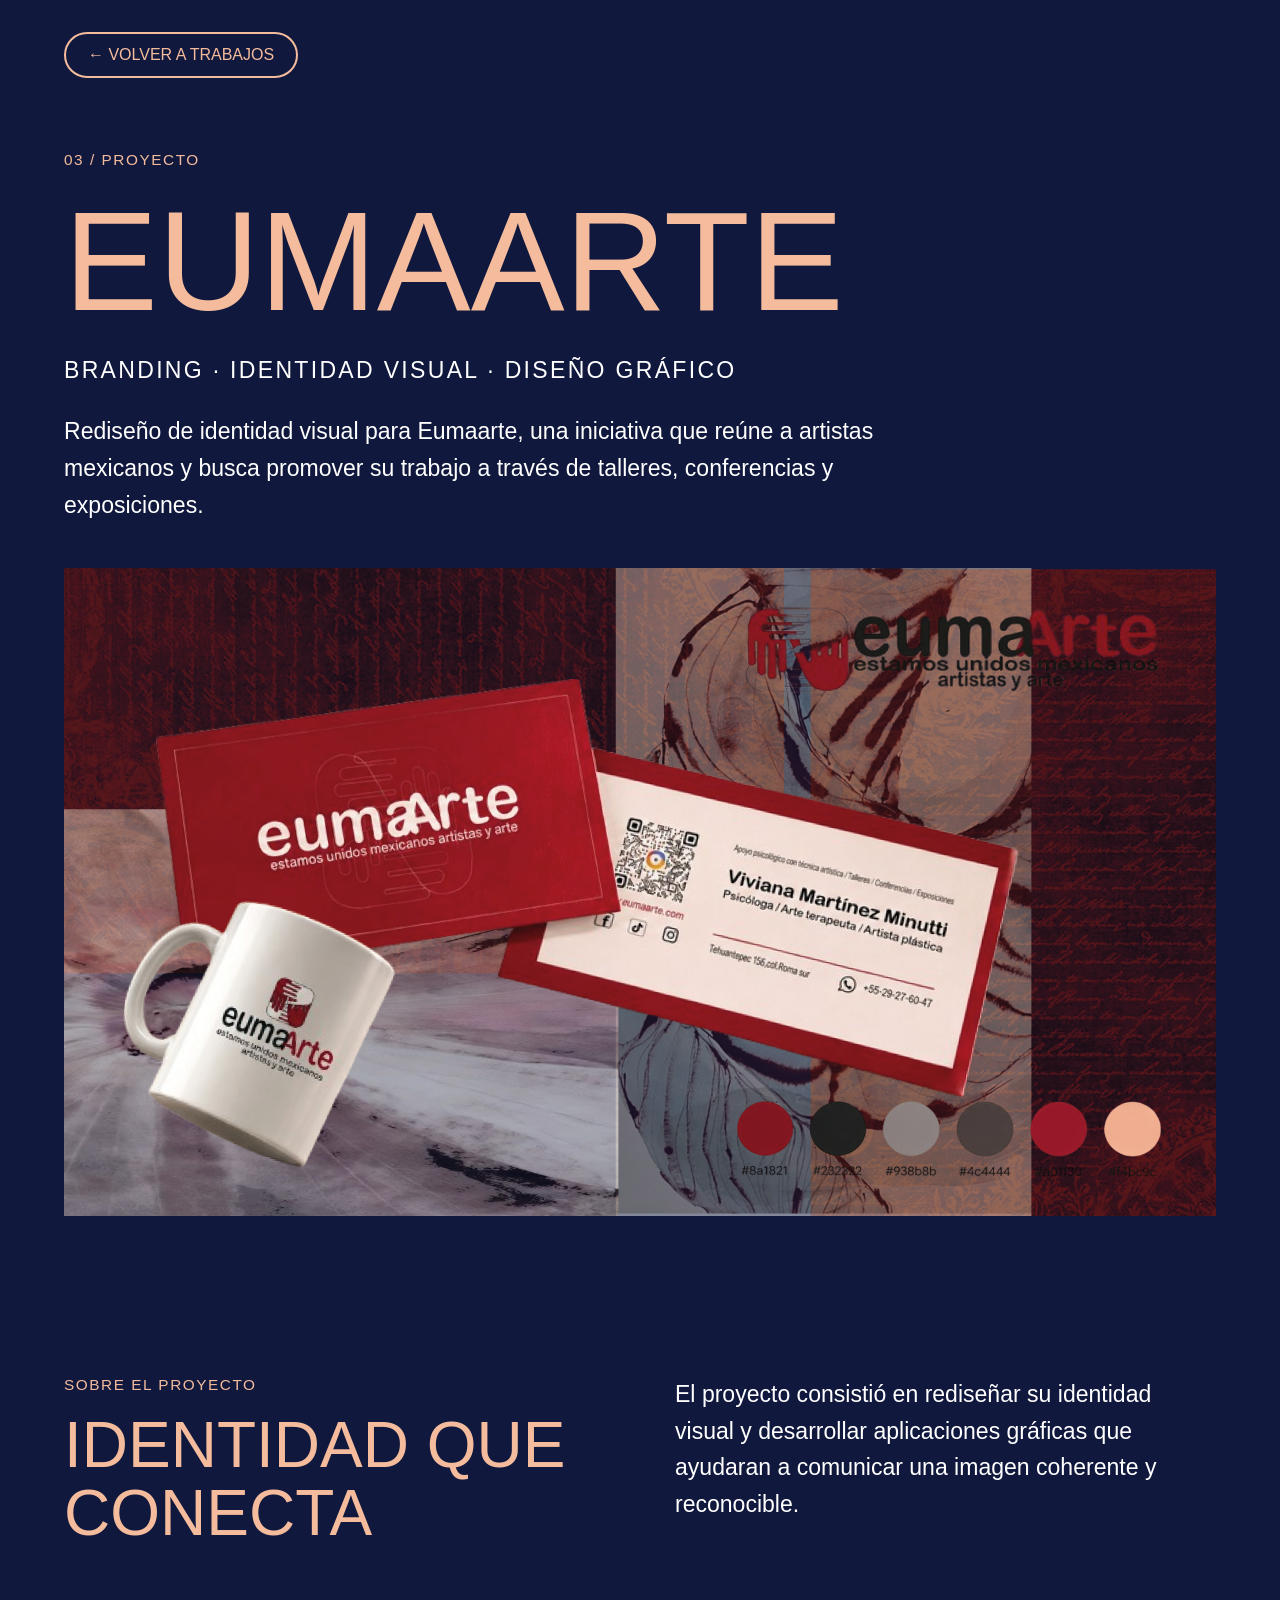
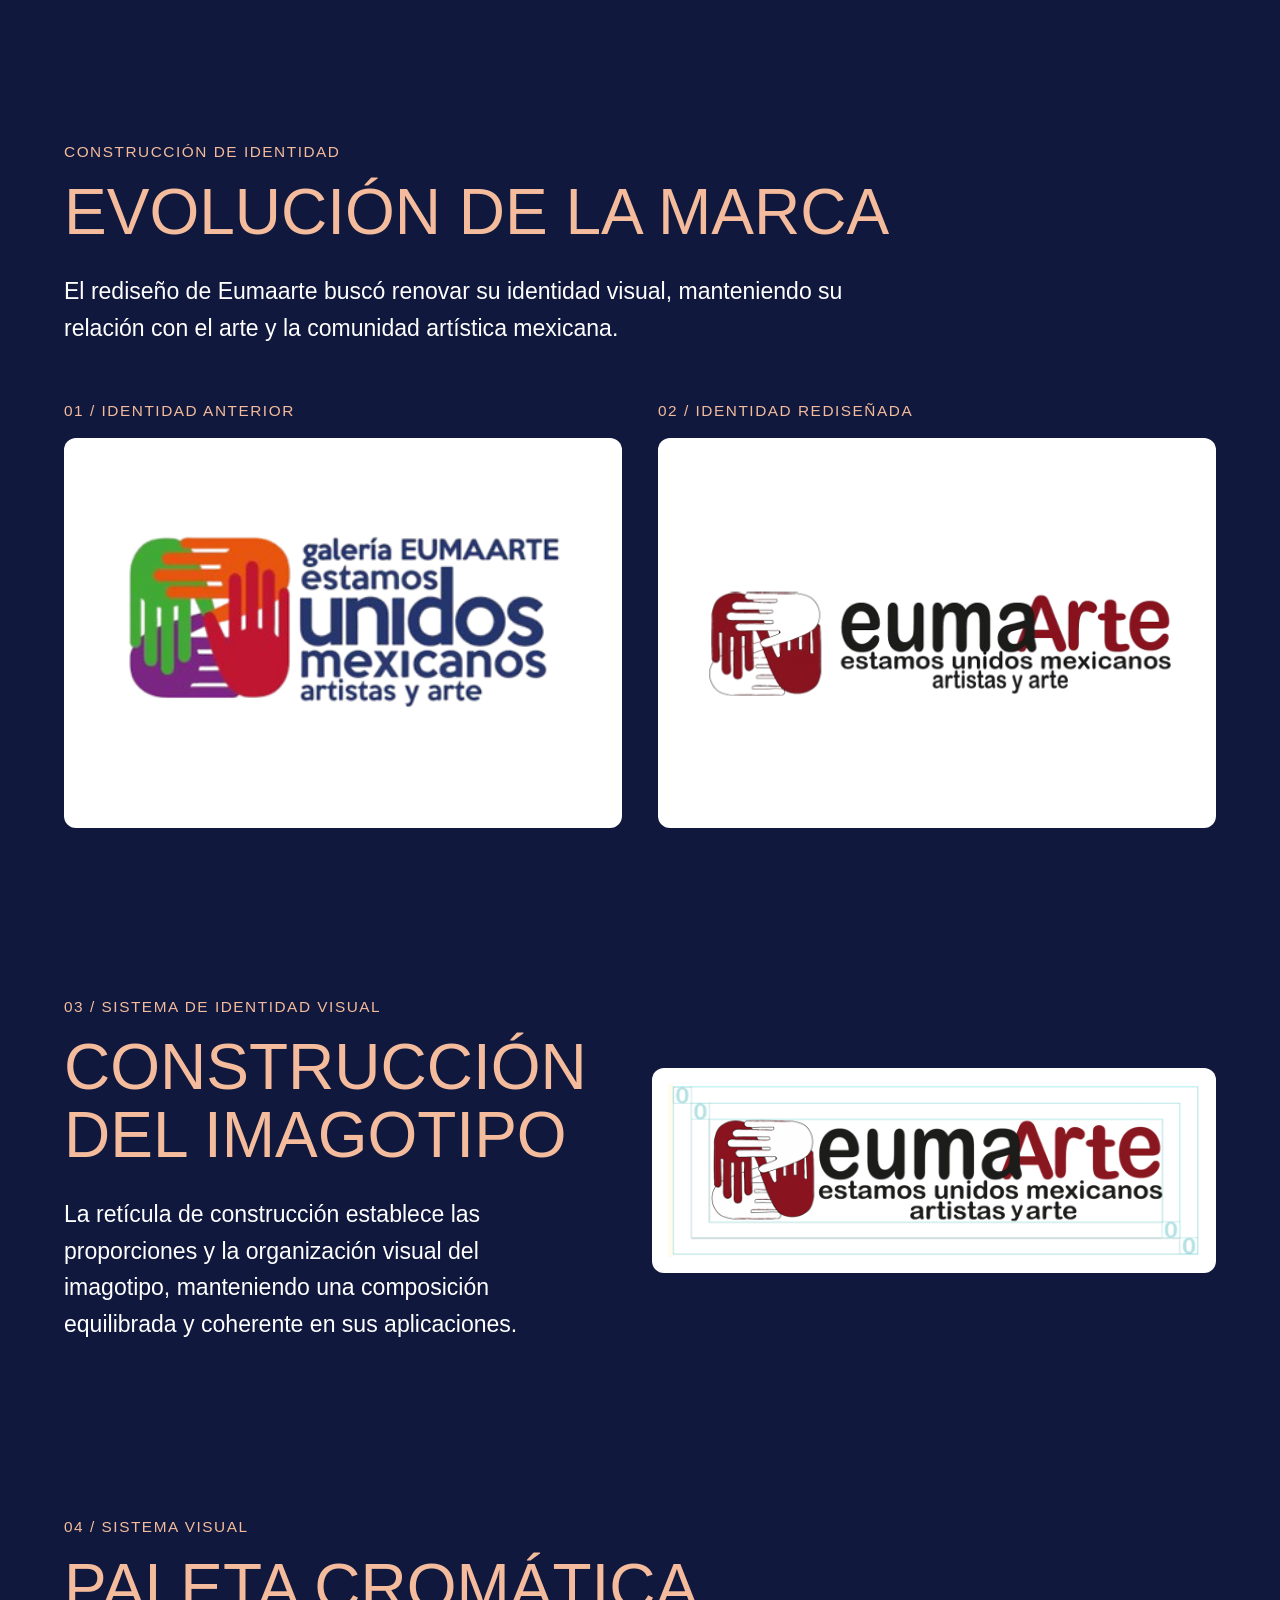
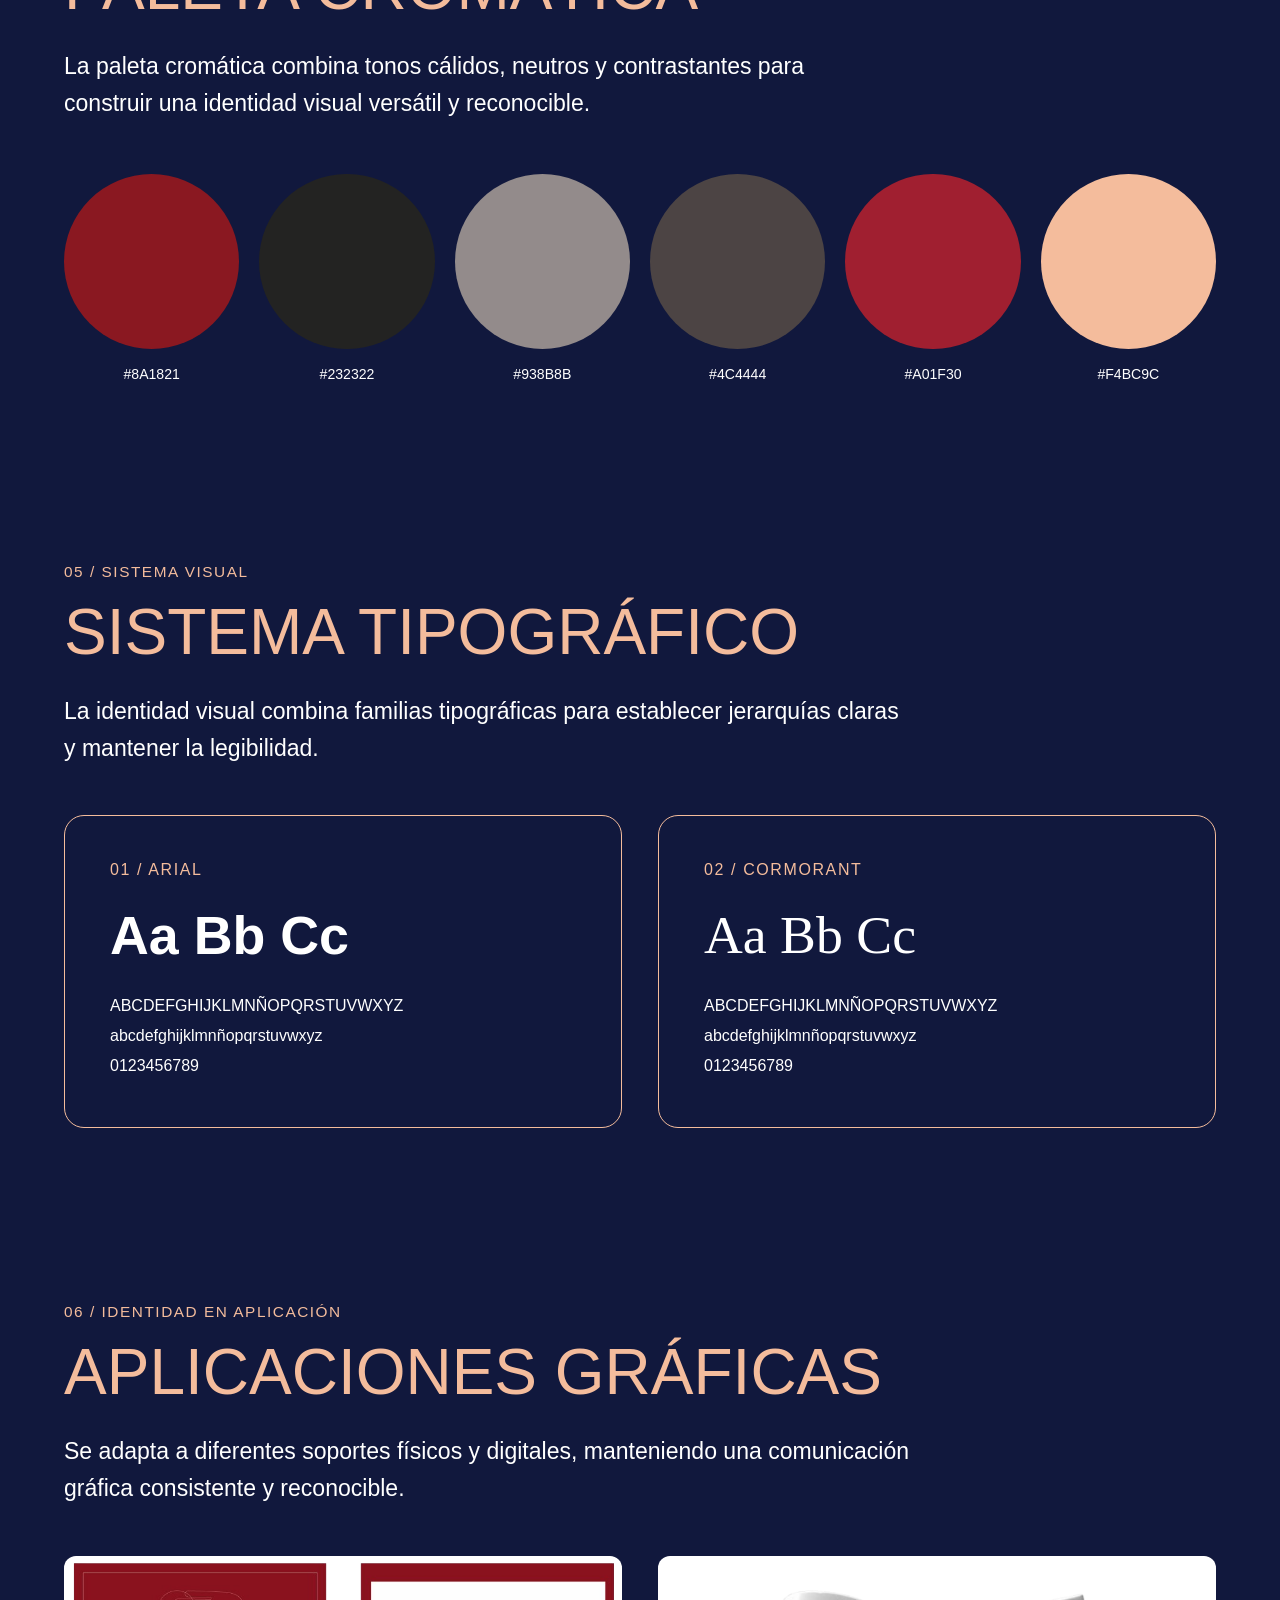
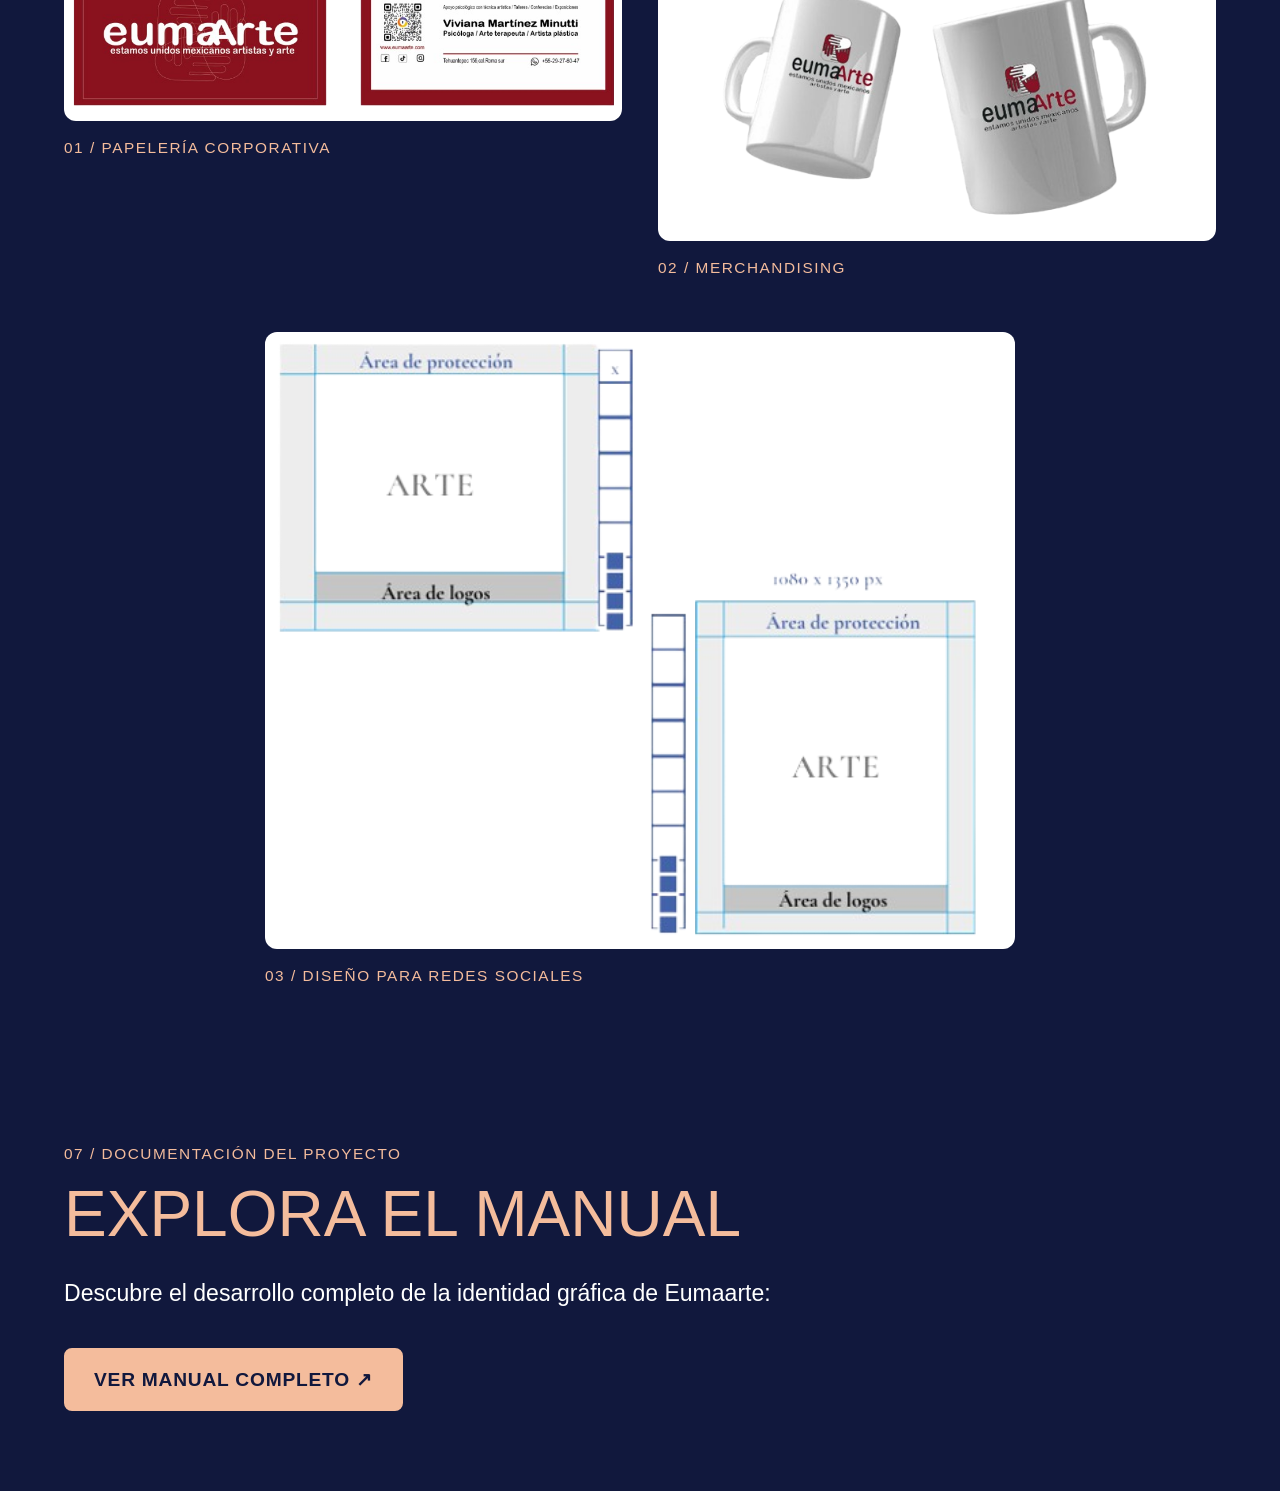
<file: Proyectos/eumaarte.html>
<!DOCTYPE html>
<html lang="es">

<head>
    <meta charset="UTF-8">
    <meta name="viewport" content="width=device-width, initial-scale=1.0">
    <title>Eumaarte | Brenda Belén</title>
    <link rel="stylesheet" href="../css/style.css">
</head>

<body class="eumaarte-pagina">

    <main class="eumaarte-main">

        <a href="../index.html#trabajos" class="eumaarte-volver">
            ← VOLVER A TRABAJOS
        </a>

        <!-- PORTADA -->
        <section class="eumaarte-portada">

            <span class="eumaarte-numero">03 / PROYECTO</span>
            <h1 class="eumaarte-titulo">EUMAARTE</h1>

            <p class="eumaarte-categoria">
                BRANDING · IDENTIDAD VISUAL · DISEÑO GRÁFICO
            </p>

            <p class="eumaarte-descripcion">
                Rediseño de identidad visual para Eumaarte,
                una iniciativa que reúne a artistas mexicanos
                y busca promover su trabajo a través de
                talleres, conferencias y exposiciones.
            </p>

            <div class="eumaarte-imagen">
                <img src="../assets/proyectos/eumaarte/portadaeumaarte2.png" alt="Identidad visual de Eumaarte">
            </div>

        </section>

        <!-- SOBRE EL PROYECTO -->
        <section class="eumaarte-sobre">

            <div class="eumaarte-sobre-titulos">
                <span class="eumaarte-sobre-etiqueta">
                    SOBRE EL PROYECTO
                </span>
                <h2 class="eumaarte-sobre-titulo">
                    IDENTIDAD QUE CONECTA
                </h2>
            </div>

            <div class="eumaarte-sobre-texto">
                <p>
                    El proyecto consistió en rediseñar su identidad
                    visual y desarrollar aplicaciones gráficas
                    que ayudaran a comunicar una imagen
                    coherente y reconocible.
                </p>
            </div>

        </section>

        <!-- CONSTRUCCIÓN DE IDENTIDAD -->
        <section class="eumaarte-construccion">

            <div class="eumaarte-construccion-encabezado">

                <span class="eumaarte-construccion-etiqueta">
                    CONSTRUCCIÓN DE IDENTIDAD
                </span>

                <h2 class="eumaarte-construccion-titulo">
                    EVOLUCIÓN DE LA MARCA
                </h2>

                <p class="eumaarte-construccion-descripcion">
                    El rediseño de Eumaarte buscó renovar su
                    identidad visual, manteniendo su relación
                    con el arte y la comunidad artística mexicana.
                </p>

            </div>

            <div class="eumaarte-comparacion">

                <div class="eumaarte-logo-anterior">
                    <span>01 / IDENTIDAD ANTERIOR</span>
                    <img src="../assets/proyectos/eumaarte/eumarteviejo.png" alt="Logotipo anterior de Eumaarte">
                </div>

                <div class="eumaarte-logo-nuevo">
                    <span>02 / IDENTIDAD REDISEÑADA</span>
                    <img src="../assets/proyectos/eumaarte/eumartenuevo.png" alt="Nuevo logotipo de Eumaarte">
                </div>

            </div>

        </section>

        <!-- CONSTRUCCIÓN DEL IMAGOTIPO -->
        <section class="eumaarte-reticula">

            <div class="eumaarte-reticula-textos">

                <span class="eumaarte-reticula-etiqueta">
                    03 / SISTEMA DE IDENTIDAD VISUAL
                </span>

                <h2 class="eumaarte-reticula-titulo">
                    CONSTRUCCIÓN DEL IMAGOTIPO
                </h2>

                <p class="eumaarte-reticula-descripcion">
                    La retícula de construcción establece las
                    proporciones y la organización visual del
                    imagotipo, manteniendo una composición
                    equilibrada y coherente en sus aplicaciones.
                </p>

            </div>

            <div class="eumaarte-reticula-imagen">
                <img src="../assets/proyectos/eumaarte/reticulaeumaarte.png"
                    alt="Retícula de construcción del imagotipo de Eumaarte">
            </div>

        </section>

        <!-- PALETA CROMÁTICA -->
        <section class="eumaarte-paleta">

            <div class="eumaarte-paleta-encabezado">

                <span class="eumaarte-paleta-etiqueta">
                    04 / SISTEMA VISUAL
                </span>

                <h2 class="eumaarte-paleta-titulo">
                    PALETA CROMÁTICA
                </h2>

                <p class="eumaarte-paleta-descripcion">
                    La paleta cromática combina tonos cálidos,
                    neutros y contrastantes para construir una
                    identidad visual versátil y reconocible.
                </p>

            </div>

            <div class="eumaarte-colores">

                <div class="eumaarte-color">
                    <div class="eumaarte-muestra" style="background:#8a1821;"></div>
                    <span>#8A1821</span>
                </div>

                <div class="eumaarte-color">
                    <div class="eumaarte-muestra" style="background:#232322;"></div>
                    <span>#232322</span>
                </div>

                <div class="eumaarte-color">
                    <div class="eumaarte-muestra" style="background:#938b8b;"></div>
                    <span>#938B8B</span>
                </div>

                <div class="eumaarte-color">
                    <div class="eumaarte-muestra" style="background:#4c4444;"></div>
                    <span>#4C4444</span>
                </div>

                <div class="eumaarte-color">
                    <div class="eumaarte-muestra" style="background:#a01f30;"></div>
                    <span>#A01F30</span>
                </div>

                <div class="eumaarte-color">
                    <div class="eumaarte-muestra" style="background:#f4bc9c;"></div>
                    <span>#F4BC9C</span>
                </div>

            </div>

        </section>

        <!-- SISTEMA TIPOGRÁFICO -->
        <section class="eumaarte-tipografia">

            <div class="eumaarte-tipo-encabezado">

                <span class="eumaarte-tipo-etiqueta">
                    05 / SISTEMA VISUAL
                </span>

                <h2 class="eumaarte-tipo-titulo">
                    SISTEMA TIPOGRÁFICO
                </h2>

                <p class="eumaarte-tipo-descripcion">
                    La identidad visual combina familias
                    tipográficas para establecer
                    jerarquías claras y mantener la legibilidad.
                </p>

            </div>

            <div class="eumaarte-tipo-muestras">

                <div class="eumaarte-tipo-arial">

                    <span>01 / ARIAL</span>
                    <h3>Aa Bb Cc</h3>

                    <p>
                        ABCDEFGHIJKLMNÑOPQRSTUVWXYZ<br>
                        abcdefghijklmnñopqrstuvwxyz<br>
                        0123456789
                    </p>

                </div>

                <div class="eumaarte-tipo-cormorant">

                    <span>02 / CORMORANT</span>
                    <h3>Aa Bb Cc</h3>

                    <p>
                        ABCDEFGHIJKLMNÑOPQRSTUVWXYZ<br>
                        abcdefghijklmnñopqrstuvwxyz<br>
                        0123456789
                    </p>

                </div>

            </div>

        </section>

        <!-- APLICACIONES GRÁFICAS -->
        <section class="eumaarte-aplicaciones">

            <div class="eumaarte-aplicaciones-encabezado">

                <span class="eumaarte-aplicaciones-etiqueta">
                    06 / IDENTIDAD EN APLICACIÓN
                </span>

                <h2 class="eumaarte-aplicaciones-titulo">
                    APLICACIONES GRÁFICAS
                </h2>

                <p class="eumaarte-aplicaciones-descripcion">
                    Se adapta a diferentes soportes físicos y digitales,
                    manteniendo una comunicación gráfica
                    consistente y reconocible.
                </p>

            </div>

            <div class="eumaarte-aplicaciones-superior">

                <div class="eumaarte-aplicacion-tarjetas">

                    <img src="../assets/proyectos/eumaarte/tarjetas.png" alt="Tarjetas de presentación de Eumaarte">

                    <span>01 / PAPELERÍA CORPORATIVA</span>

                </div>

                <div class="eumaarte-aplicacion-tazas">

                    <img src="../assets/proyectos/eumaarte/tazas.png" alt="Tazas con identidad gráfica de Eumaarte">

                    <span>02 / MERCHANDISING</span>

                </div>

            </div>

            <div class="eumaarte-aplicacion-instagram">

                <img src="../assets/proyectos/eumaarte/instagram.png"
                    alt="Retículas para publicaciones de Instagram de Eumaarte">

                <span>03 / DISEÑO PARA REDES SOCIALES</span>

            </div>

        </section>

        <!-- MANUAL DE IDENTIDAD -->
        <section class="eumaarte-manual">

            <div class="eumaarte-manual-contenido">

                <span class="eumaarte-manual-etiqueta">
                    07 / DOCUMENTACIÓN DEL PROYECTO
                </span>

                <h2 class="eumaarte-manual-titulo">
                    EXPLORA EL MANUAL
                </h2>

                <p class="eumaarte-manual-descripcion">
                    Descubre el desarrollo completo de la identidad
                    gráfica de Eumaarte:
                </p>

                <a class="eumaarte-manual-boton"
                    href="../assets/proyectos/eumaarte/Manual%20de%20identidad%20grafica.pdf" target="_blank"
                    rel="noopener noreferrer">
                    VER MANUAL COMPLETO ↗
                </a>

            </div>

        </section>

    </main>

</body>

</html>
</file>
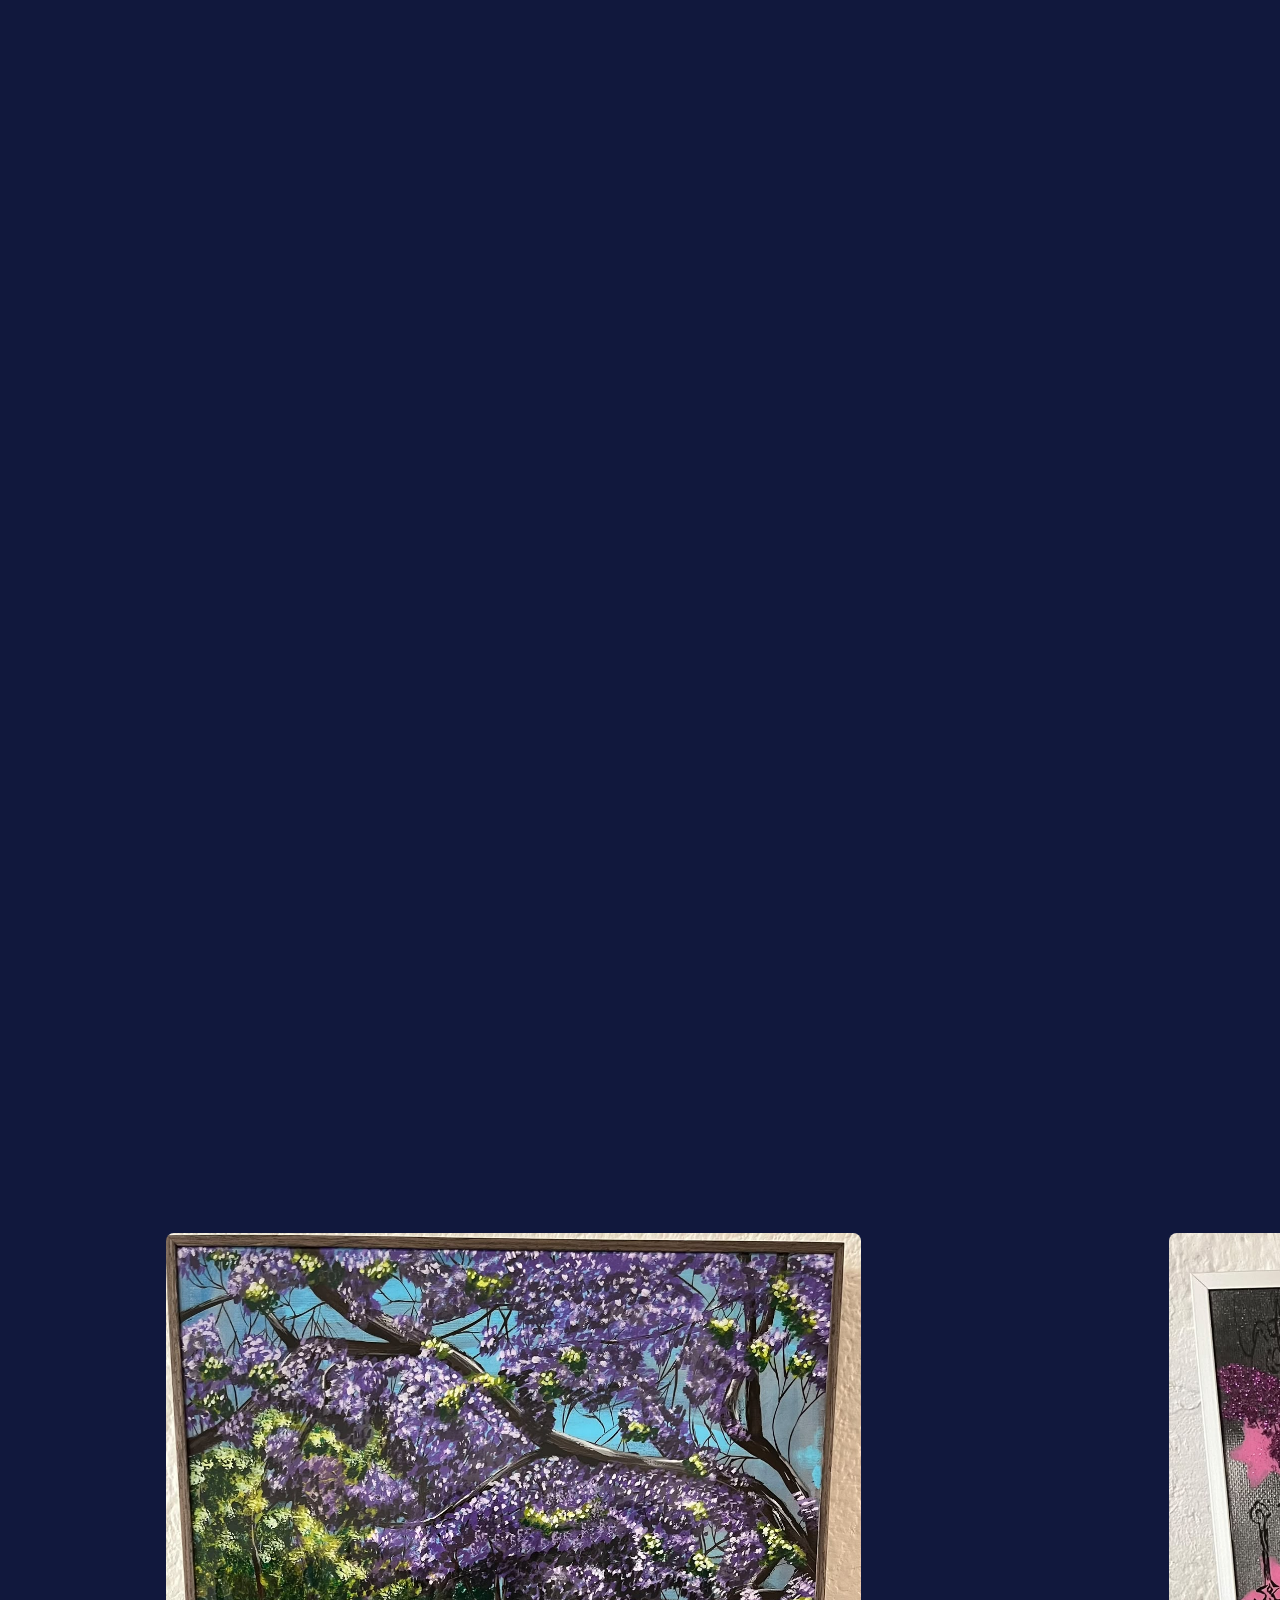
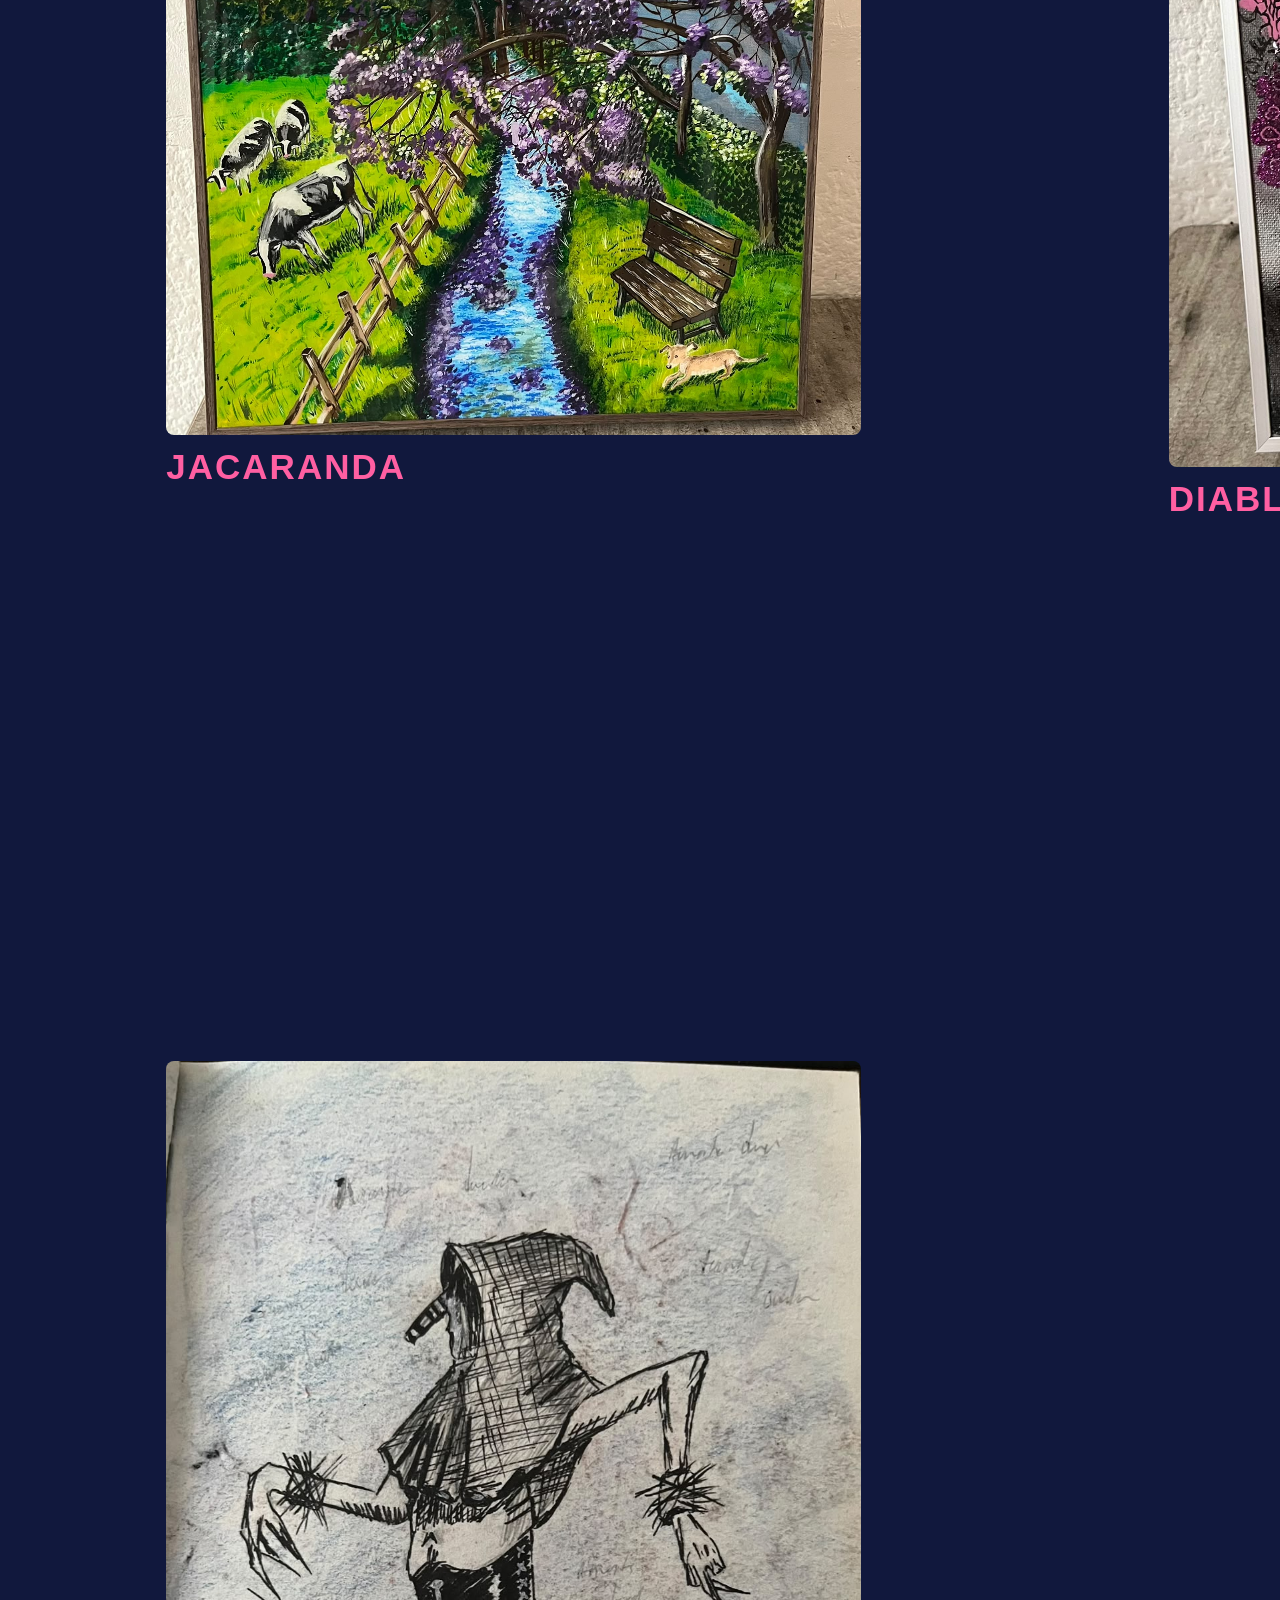
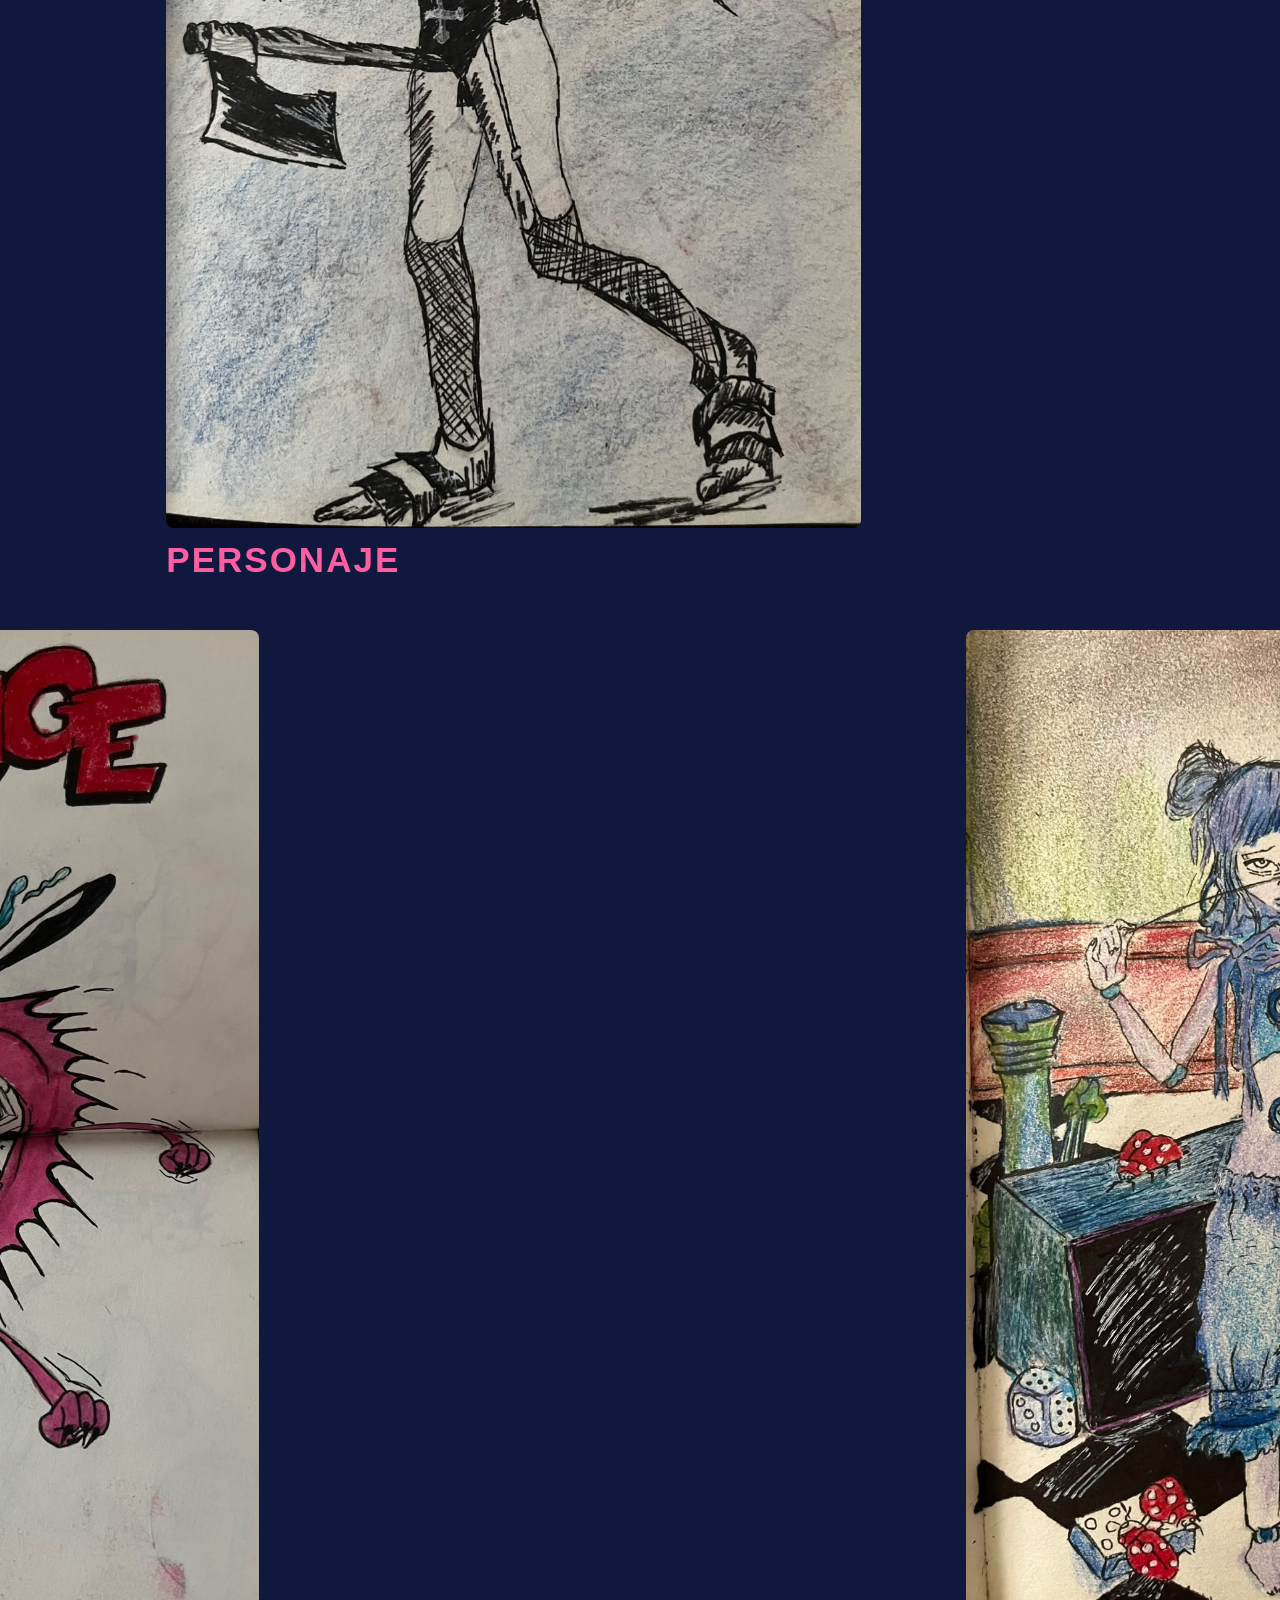
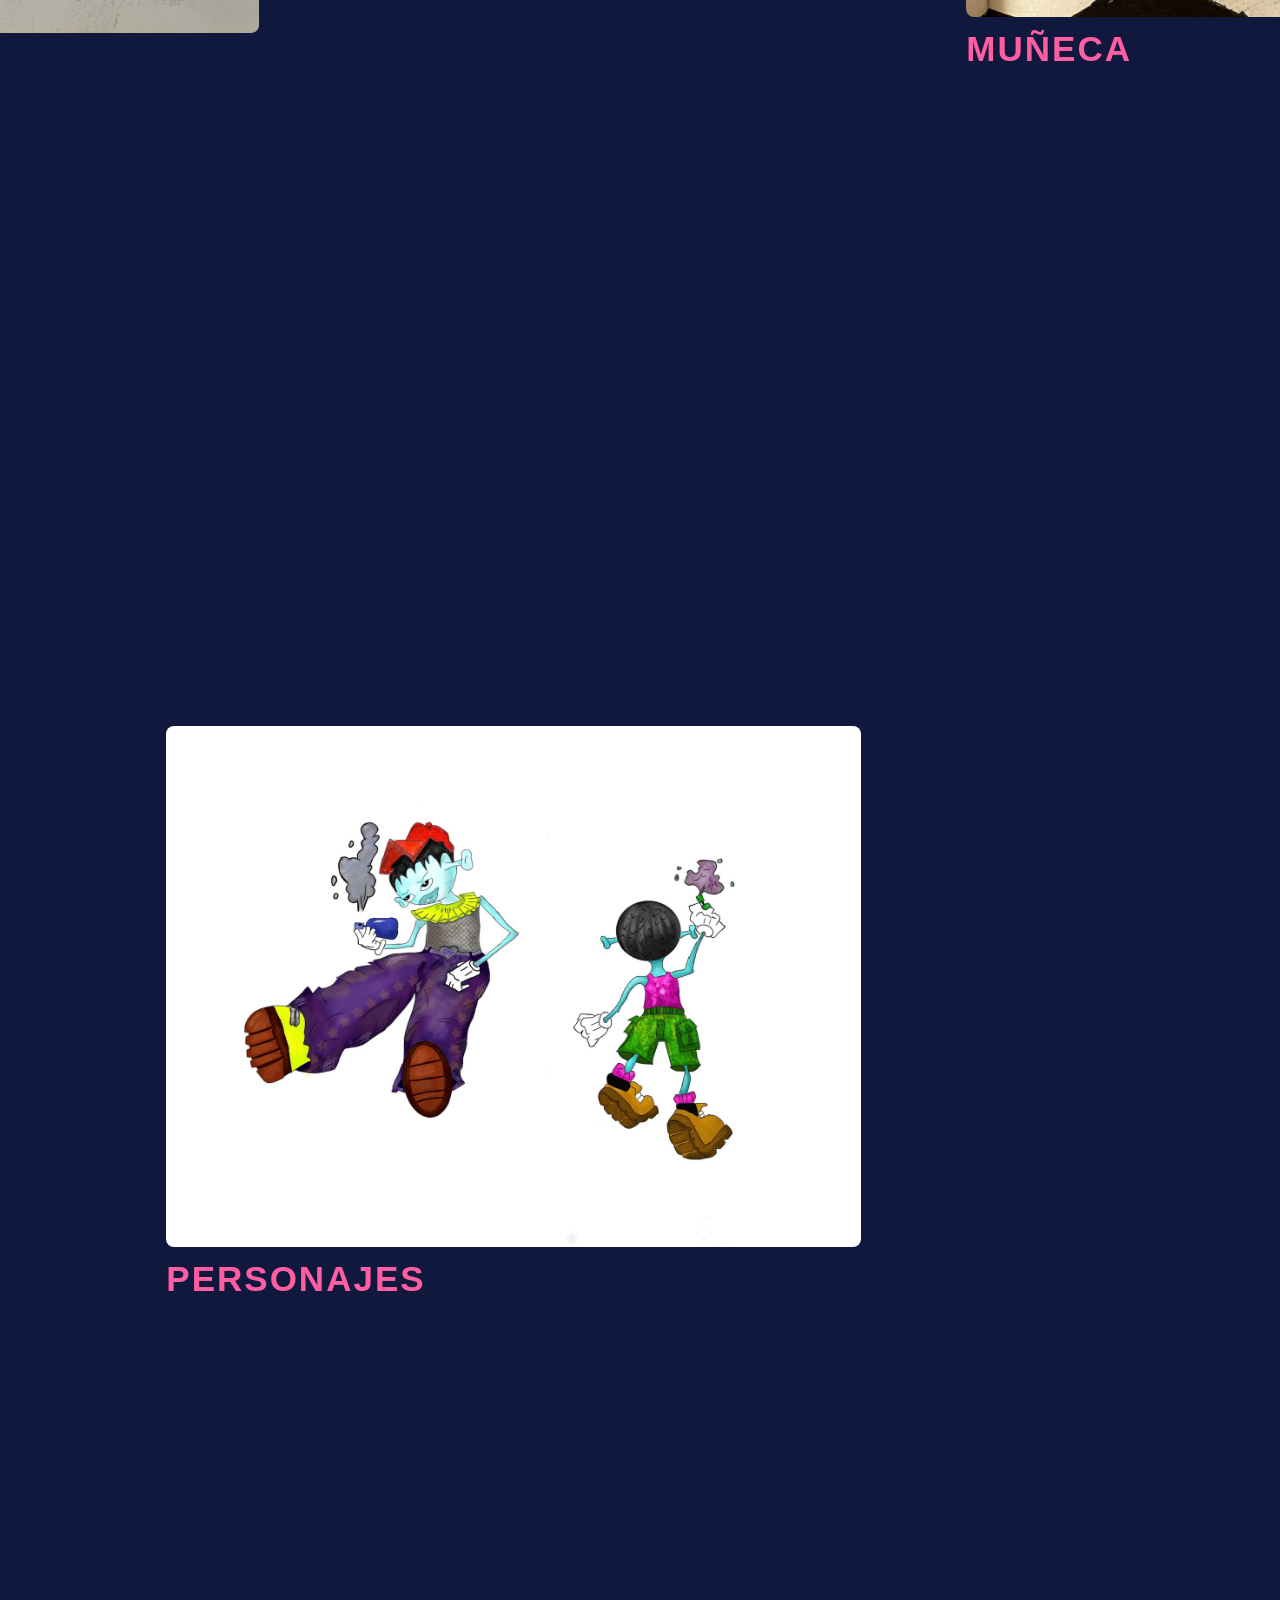
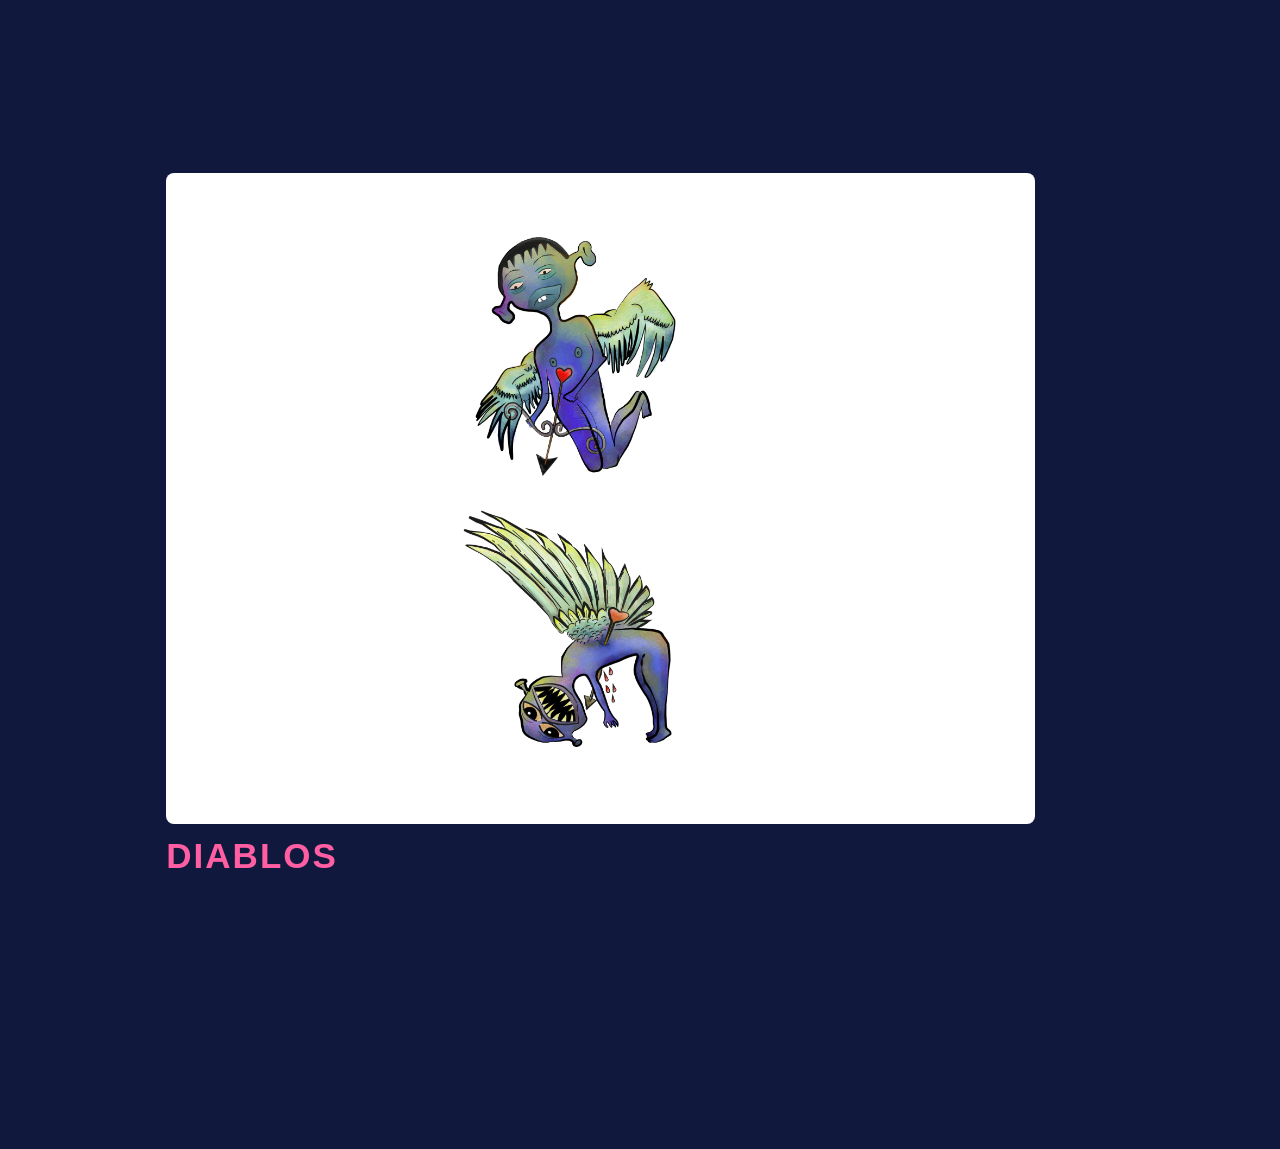
<file: Proyectos/ilustraciones.html>
<!DOCTYPE html>
<html lang="es">

<head>
    <meta charset="UTF-8">
    <meta name="viewport" content="width=device-width, initial-scale=1.0">
    <title>Ilustraciones | Brenda Belén</title>
    <link rel="stylesheet" href="../css/style.css">
</head>

<body class="ilustraciones-pagina">

    <main class="ilustraciones-contenedor">

        <a href="../index.html#trabajos" class="ilustraciones-volver">
            ← VOLVER A TRABAJOS
        </a>

        <header class="ilustraciones-hero">
            <p class="ilustraciones-numero">04 / EXPLORACIÓN ARTÍSTICA</p>
            <h1>ILUSTRACIONES</h1>
            <p class="ilustraciones-intro">
                Una colección de trabajos que exploran personajes,
                escenarios, colores y diferentes técnicas de expresión visual.
            </p>
        </header>

        <nav class="ilustraciones-menu">
            <a href="#pintura">PINTURA</a>
            <a href="#tradicional">DIBUJO TRADICIONAL</a>
            <a href="#digital">ILUSTRACIÓN DIGITAL</a>
        </nav>

        <!-- PINTURA -->
        <section class="ilustraciones-seccion" id="pintura">
            <p class="ilustraciones-etiqueta">01 / COLOR Y COMPOSICIÓN</p>
            <h2>PINTURA</h2>
            <p class="ilustraciones-descripcion">
                Exploración de paisajes, personajes y ambientes
                mediante técnicas de pintura tradicional.
            </p>

            <div class="ilustraciones-galeria">

                <figure class="ilustracion-bosque">
                    <img src="../assets/ilustraciones/bosque.png" alt="Bosque fantástico">
                    <figcaption>BOSQUE</figcaption>
                </figure>

                <figure class="ilustracion-jacaranda">
                    <img src="../assets/ilustraciones/jacaranda.png" alt="Paisaje de jacarandas">
                    <figcaption>JACARANDA</figcaption>
                </figure>

                <figure class="ilustracion-diablos">
                    <img src="../assets/ilustraciones/diablos.png" alt="Pintura de personaje">
                    <figcaption>DIABLO</figcaption>
                </figure>

            </div>
        </section>

        <!-- DIBUJO TRADICIONAL -->
        <section class="ilustraciones-seccion" id="tradicional">
            <p class="ilustraciones-etiqueta">02 / LÍNEA Y PERSONAJES</p>
            <h2>DIBUJO TRADICIONAL</h2>
            <p class="ilustraciones-descripcion">
                Bocetos, personajes y exploraciones realizadas
                a mano con diferentes materiales.
            </p>

            <div class="ilustraciones-galeria">

                <figure class="ilustracion-dragon">
                    <img src="../assets/ilustraciones/dragon.png" alt="Dragón">
                    <figcaption>DRAGÓN</figcaption>
                </figure>

                <figure class="ilustracion-monje">
                    <img src="../assets/ilustraciones/monje.png" alt="Personaje">
                    <figcaption>PERSONAJE</figcaption>
                </figure>

                <figure class="ilustracion-payaso">
                    <img src="../assets/ilustraciones/payaso.png" alt="Payaso">
                    <figcaption>PAYASO</figcaption>
                </figure>

                <figure class="ilustracion-coraje">
                    <img src="../assets/ilustraciones/coraje.png" alt="Coraje">
                    <figcaption>CORAJE</figcaption>
                </figure>

                <figure class="ilustracion-muneca">
                    <img src="../assets/ilustraciones/muñeca.png" alt="Muñeca">
                    <figcaption>MUÑECA</figcaption>
                </figure>

            </div>
        </section>

        <!-- ILUSTRACIÓN DIGITAL -->
        <section class="ilustraciones-seccion" id="digital">
            <p class="ilustraciones-etiqueta">03 / ARTE DIGITAL</p>
            <h2>ILUSTRACIÓN DIGITAL</h2>
            <p class="ilustraciones-descripcion">
                Diseño de personajes, escenarios y composiciones digitales
                con estilos y paletas experimentales.
            </p>

            <div class="ilustraciones-galeria">

                <figure class="ilustracion-carro">
                    <img src="../assets/ilustraciones/carro.png" alt="Personaje en automóvil">
                    <figcaption>CARRO</figcaption>
                </figure>

                <figure class="ilustracion-diablofumando">
                    <img src="../assets/ilustraciones/diablofumando.png" alt="Personaje fantástico">
                    <figcaption>PERSONAJES</figcaption>
                </figure>

                <figure class="ilustracion-soloaveces">
                    <img src="../assets/ilustraciones/soloAveces colores claros.png" alt="Solo a veces">
                    <figcaption>SOLO A VECES</figcaption>
                </figure>



                <figure class="ilustracion-diablito">
                    <img src="../assets/ilustraciones/DIABLITO ALAS.png" alt="Diablito con alas">
                    <figcaption>DIABLITO ALAS</figcaption>
                </figure>

                <figure class="ilustracion-ilustraciondiablos">
                    <img src="../assets/ilustraciones/Ilustración diablos.png" alt="Ilustración de diablos">
                    <figcaption>DIABLOS</figcaption>
                </figure>

                <figure class="ilustracion-420">
                    <img src="../assets/ilustraciones/420.png" alt="Ilustración 420">
                    <figcaption>420</figcaption>
                </figure>

            </div>
        </section>

    </main>

    <!-- VISOR DE IMÁGENES -->
    <dialog class="ilustraciones-modal" id="visorIlustraciones">
        <button class="ilustraciones-cerrar" type="button" aria-label="Cerrar imagen">×</button>
        <img id="imagenAmpliada" alt="">
        <p id="tituloAmpliado"></p>
    </dialog>

    <script>
        const modal = document.getElementById("visorIlustraciones");
        const imagenAmpliada = document.getElementById("imagenAmpliada");
        const tituloAmpliado = document.getElementById("tituloAmpliado");

        document.querySelectorAll(".ilustraciones-galeria figure").forEach((figura) => {
            figura.querySelector("img").addEventListener("click", () => {
                const imagen = figura.querySelector("img");
                imagenAmpliada.src = imagen.src;
                imagenAmpliada.alt = imagen.alt;
                tituloAmpliado.textContent =
                    figura.querySelector("figcaption").textContent;
                modal.showModal();
            });
        });

        document.querySelector(".ilustraciones-cerrar")
            .addEventListener("click", () => modal.close());

        modal.addEventListener("click", (evento) => {
            if (evento.target === modal) modal.close();
        });
    </script>

</body>

</html>
</file>
<file: css/style.css>
* {
    margin: 0;
    padding: 0;
    box-sizing: border-box;
}

body {
    background-color: #11183d;
}

.portada {
    width: 100%;
    min-height: 100vh;
    position: relative;
    overflow: hidden;

    transform: scale(0.8);
    transform-origin: center center;
}

.titulo-portafolio {
    position: absolute;
    top: 60%;
    left: 42.2%;
    transform: translate(-50%, -50%);
    z-index: 1;

}

.titulo-portafolio h1 {
    color: #fffdd0;
    font-family: Impact, sans-serif;
    font-size: clamp(500px, 13vw, 600px);
    font-weight: 25;
    line-height: 1.08;
    letter-spacing: 80px;
}

.folio {
    margin-left: 530.1px;
}

.brenda {
    position: absolute;
    width: 2220px;
    height: auto;

    top: 42%;
    left: 67.4%;

    transform: translate(-50%, -50%);
    z-index: 2;
}

.alas {
    position: absolute;
    width: 3000px;
    height: auto;

    top: 40%;
    left: 69.9%;

    transform: translate(-50%, -50%);
    z-index: 3;
    animation: respirarAlas 6s ease-in-out infinite;
}

.corona {
    position: absolute;
    width: 2000px;
    height: auto;

    top: 39%;
    left: 66%;

    transform: translate(-50%, -50%);
    z-index: 4;
    animation: brilloCorona 3s ease-in-out infinite;
}

.nombre {
    position: absolute;
    top: 3%;
    left: 0.5%;
    z-index: 5;
    color: #fffdd0;
}

.nombre h2 {
    font-family: Arial, sans-serif;
    font-size: 75px;
    font-weight: 700;
    letter-spacing: 3px;
    margin: 0;
}

.nombre p {
    font-family: Arial, sans-serif;
    font-size: 60px;
    letter-spacing: 2px;
    margin-top: 8px;
}

.alien1 {
    position: absolute;
    width: 2000px;
    height: auto;

    top: 20%;
    left: 29%;

    transform: translate(-50%, -50%);
    z-index: 5;
    animation: flotarAlien 4s ease-in-out infinite;
}

.alien2 {
    position: absolute;
    width: 1900px;
    height: auto;

    top: 63%;
    left: 34%;

    transform: translate(-50%, -50%);
    z-index: 5;
    animation: flotarAlien 5.5s ease-in-out infinite;
    animation-delay: -2s;
}

.gatito {
    position: absolute;
    width: 2500px;
    height: auto;

    top: 46%;
    left: 53%;

    transform: translate(-50%, -50%);
    z-index: 5;
    animation: saltitoGatito 4s ease-in-out infinite;
}

.conejo {
    position: absolute;
    width: 2200px;
    height: auto;

    top: 75%;
    left: 15%;

    transform: translate(-50%, -50%);
    z-index: 7;
    transform-origin: 50% 80%;
    animation: balanceoConejo 5s ease-in-out infinite;
}


.menu {
    position: absolute;
    bottom: 3%;
    left: 47%;
    transform: translateX(-50%);
    z-index: 10;

    display: flex;
    gap: 400px;
}

.menu a {
    color: #fffdd0;
    font-family: Arial, sans-serif;
    font-size: 60px;
    font-weight: bold;
    text-decoration: none;
    letter-spacing: 10px;
}

.menu a {
    transition: 0.3s ease;
}

.menu a:hover {
    transform: translateY(-8px) scale(1.08);
    text-shadow:
        0 0 8px #fffdd0,
        0 0 18px #d8a8ff,
        0 0 30px #8ea7ff;
}

.menu a {
    position: relative;
}

.menu a::after {
    content: "";
    position: absolute;
    left: 50%;
    bottom: -12px;

    width: 0;
    height: 2px;

    background: #fffdd0;
    transform: translateX(-50%);
    transition: width 0.3s ease;

    box-shadow:
        0 0 8px #d8a8ff,
        0 0 15px #8ea7ff;
}

.menu a:hover::after {
    width: 100%;
}

.estrella7 {
    position: absolute;
    width: 3500px;
    height: auto;

    top: 40%;
    left: 60%;

    transform: translate(-50%, -50%);
    z-index: 6;
    opacity: 0.3;
    animation: brilloEstrella 3s ease-in-out infinite;
}

.estrella7-2 {
    position: absolute;
    width: 2100px;
    height: auto;

    top: 82%;
    left: 25%;

    transform: translate(-50%, -50%) rotate(20deg);
    z-index: 6;
    opacity: 0.3;
    animation: brilloEstrella 4s ease-in-out infinite;

}


.estrella7-3 {
    position: absolute;
    width: 2400px;
    height: auto;

    top: 111%;
    left: 39%;

    transform: translate(-50%, -50%) rotate(30deg);
    z-index: 6;
    opacity: 0.3;
    animation: brilloEstrella 5s ease-in-out infinite;
}

.estrella7-4 {
    position: absolute;
    width: 3000px;
    height: auto;

    top: 105%;
    left: 75%;

    transform: translate(-50%, -50%) rotate(90deg);
    z-index: 6;
    opacity: 0.3;
    animation: brilloEstrella 6s ease-in-out infinite;

}

.estrella2 {
    position: absolute;
    width: 7000px;
    height: auto;

    top: 3%;
    left: 5%;

    transform: translate(-50%, -50%) rotate(-20deg);
    z-index: 6;
    opacity: 0.3;
    animation: flotarEstrella 6s ease-in-out infinite;
}

.estrella2-2 {
    position: absolute;
    width: 7000px;
    height: auto;

    top: 3%;
    left: 85%;

    transform: translate(-50%, -50%) rotate(20deg);
    z-index: 6;
    opacity: 0.3;
    animation: flotarEstrella 7s ease-in-out infinite;
}

.estrella2-3 {
    position: absolute;
    width: 7000px;
    height: auto;

    top: 90%;
    left: 2%;

    transform: translate(-50%, -50%) rotate(-60deg);
    z-index: 6;
    opacity: 0.3;
    animation: flotarEstrella 8s ease-in-out infinite;
}

/* ANIMACIÓN SUAVE DE ESTRELLAS */

@keyframes flotarEstrella {
    0% {
        margin-top: 0px;
    }

    50% {
        margin-top: -35px;
    }

    100% {
        margin-top: 60px;
    }
}


@keyframes brilloEstrella {

    0%,
    100% {
        filter: brightness(1);
    }

    50% {
        filter: brightness(2) drop-shadow(0 0 18px #fffdd0);
    }
}

/* MOVIMIENTO ALIEN 1 */

@keyframes flotarAlien {

    0%,
    100% {
        translate: 0 0;
    }

    50% {
        translate: 0 -25px;
    }
}

/*movimiento gatito*/
@keyframes saltitoGatito {

    0%,
    70%,
    100% {
        translate: 0 0;
    }

    80% {
        translate: 0 -28px;
    }

    90% {
        translate: 0 0;
    }

}

/* MOVIMIENTO ALAS */

@keyframes respirarAlas {

    0%,
    100% {
        scale: 1;
    }

    50% {
        scale: 1.012;
    }
}

/* BRILLO CORONA */

@keyframes brilloCorona {

    0%,
    100% {
        filter: brightness(1) drop-shadow(0 0 5px rgba(255, 240, 120, 0.3));
    }

    50% {
        filter: brightness(1.35) drop-shadow(0 0 18px rgba(255, 240, 120, 0.8));
    }
}

/* MOVIMIENTO CONEJITO */

@keyframes balanceoConejo {

    0%,
    100% {
        rotate: -3deg;
    }

    50% {
        rotate: 3deg;
    }
}

/* ==========================================
   SECCIÓN TRABAJOS — NUEVA Y LIMPIA
========================================== */

.trabajos {
    width: 100%;
    min-height: 10200px;
    position: relative;

    background-color: #11183d;
    color: #fffdd0;

    overflow: hidden;
}


/* ==========================================
   TÍTULO
========================================== */

.titulo-trabajos {
    position: absolute;

    top: 300px;
    left: 50%;
    transform: translateX(-50%);

    font-family: Impact, sans-serif;
    font-size: 100px;
    font-weight: normal;
    letter-spacing: 10px;

    margin: 0;
}


/* ==========================================
   01 — TEXTO KIRBY
========================================== */

.kirby-texto {
    position: absolute;

    left: 15%;
    top: 500px;

    width: 70%;
}

.kirby-texto span {
    font-family: Arial, sans-serif;
    font-size: 50px;
    font-weight: bold;
    opacity: 0.5;
}

.kirby-texto h3 {
    font-family: Impact, sans-serif;
    font-size: 90px;
    font-weight: normal;
    line-height: 1.1;

    margin: 20px 0 0;
}

.kirby-texto p {
    font-family: Arial, sans-serif;
    font-size: 40px;
    letter-spacing: 3px;

    margin-top: 25px;
}


/* ==========================================
   01 — VIDEO KIRBY
========================================== */

.kirby-video {
    position: absolute;

    left: 48%;
    top: 500px;

    width: 100%;

    overflow: hidden;
    border-radius: 8px;

    transition: box-shadow 0.4s ease;
}

.kirby-video video {
    width: 100%;
    height: auto;
    display: block;

    transition:
        transform 0.6s ease,
        filter 0.5s ease;
}

.kirby-video:hover {
    box-shadow:
        0 0 15px rgba(216, 168, 255, 0.25),
        0 0 35px rgba(142, 167, 255, 0.15);
}

.kirby-video:hover video {
    transform: scale(1.03);
    filter: brightness(1.08);
}


/* ==========================================
   02 — IMAGEN UX
========================================== */

.ux-imagen {
    position: absolute;

    left: 5%;
    top: 2450px;

    width: 55%;

    border-radius: 8px;
}

.ux-imagen img {
    width: 100%;
    height: auto;
    display: block;

    transition:
        transform 0.5s ease,
        filter 0.5s ease;
}

.ux-imagen:hover img {
    transform: scale(1.03);
    filter: brightness(1.08);
}


/* ==========================================
   02 — TEXTO UX
========================================== */

.ux-texto {
    position: absolute;

    left: 63%;
    top: 2450px;

    width: 70%;
}

.ux-texto span {
    font-family: Arial, sans-serif;
    font-size: 50px;
    font-weight: bold;
    opacity: 0.5;
}

.ux-texto h3 {
    font-family: Impact, sans-serif;
    font-size: 90px;
    font-weight: normal;
    line-height: 1.1;

    margin: 20px 0 0;
}

.ux-texto p {
    font-family: Arial, sans-serif;
    font-size: 40px;
    letter-spacing: 3px;
    line-height: 1.4;

    margin-top: 25px;
}

/* ==========================================
   03 — IMAGEN EUMAARTE
========================================== */

.eumaarte-imagen {
    position: absolute;

    left: 40%;
    top: 4400px;

    width: 55%;

    border-radius: 8px;
}

.eumaarte-imagen img {
    width: 100%;
    height: auto;
    display: block;

    transition:
        transform 0.5s ease,
        filter 0.5s ease;
}

.eumaarte-imagen:hover img {
    transform: scale(1.03);
    filter: brightness(1.08);
}


/* ==========================================
   03 — TEXTO EUMAARTE
========================================== */

.eumaarte-texto {
    position: absolute;

    left: 5%;
    top: 4400px;

    width: 70%;
}

.eumaarte-texto span {
    font-family: Arial, sans-serif;
    font-size: 50px;
    font-weight: bold;
    opacity: 0.5;
}

.eumaarte-texto h3 {
    font-family: Impact, sans-serif;
    font-size: 90px;
    font-weight: normal;
    line-height: 1.1;

    margin: 20px 0 0;
}

.eumaarte-texto p {
    font-family: Arial, sans-serif;
    font-size: 40px;
    letter-spacing: 3px;
    line-height: 1.4;

    margin-top: 25px;
}

/* ==========================================
   04 — IMAGEN BRANDING
========================================== */

.branding-imagen {
    position: absolute;

    left: 5%;
    top: 6350px;

    width: 55%;

    border-radius: 8px;
}

.branding-imagen img {
    width: 100%;
    height: auto;
    display: block;

    transition:
        transform 0.5s ease,
        filter 0.5s ease;
}

.branding-imagen:hover img {
    transform: scale(1.03);
    filter: brightness(1.08);
}


/* ==========================================
   04 — TEXTO BRANDING
========================================== */

.branding-texto {
    position: absolute;

    left: 63%;
    top: 6350px;

    width: 32%;
}

.branding-texto span {
    font-family: Arial, sans-serif;
    font-size: 50px;
    font-weight: bold;
    opacity: 0.5;
}

.branding-texto h3 {
    font-family: Impact, sans-serif;
    font-size: 90px;
    font-weight: normal;
    line-height: 1.1;

    margin: 20px 0 0;
}

.branding-texto p {
    font-family: Arial, sans-serif;
    font-size: 40px;
    letter-spacing: 4px;
    line-height: 1.4;

    margin-top: 30px;
}

/* ==========================================
   05 — IMAGEN ILUSTRACIÓN
========================================== */

.ilustracion-imagen {
    position: absolute;

    left: 40%;
    top: 8310px;

    width: 55%;

    border-radius: 8px;
}

.ilustracion-imagen img {
    width: 100%;
    height: auto;
    display: block;

    transition:
        transform 0.5s ease,
        filter 0.5s ease;
}

.ilustracion-imagen:hover img {
    transform: scale(1.03);
    filter: brightness(1.08);
}


/* ==========================================
   05 — TEXTO ILUSTRACIÓN
========================================== */

.ilustracion-texto {
    position: absolute;

    left: 15%;
    top: 8310px;

    width: 22%;
}

.ilustracion-texto span {
    font-family: Arial, sans-serif;
    font-size: 50px;
    font-weight: bold;
    opacity: 0.5;
}

.ilustracion-texto h3 {
    font-family: Impact, sans-serif;
    font-size: 90px;
    font-weight: normal;
    line-height: 1.1;

    margin: 20px 0 0;
}

.ilustracion-texto p {
    font-family: Arial, sans-serif;
    font-size: 40px;
    letter-spacing: 3px;
    line-height: 1.4;

    margin-top: 25px;
}





/* ==========================================
   05 — PAGINA KIRBY
========================================== */


.proyecto-kirby {
    width: 100%;
    min-height: 100vh;
    box-sizing: border-box;

    padding: 100px 8%;

    transform: none;
    scale: 1;
}


/* VOLVER */

.volver {
    display: inline-block;

    font-family: Arial, sans-serif;
    font-size: 40px;
    letter-spacing: 3px;

    color: white;
    text-decoration: none;

    opacity: 0.6;
    transition: 0.3s ease;
}

.volver:hover {
    opacity: 1;
    transform: translateX(-5px);
}


/* HERO KIRBY */

.kirby-hero {
    margin-top: 120px;
}

.numero-proyecto {
    display: block;

    font-family: Arial, sans-serif;
    font-size: 50px;
    font-weight: bold;

    opacity: 0.5;
    margin-bottom: 20px;
}

.kirby-hero h1 {
    font-family: Impact, sans-serif;

    font-size: 150px;
    font-weight: normal;
    line-height: 0.9;

    margin: 0;

    letter-spacing: 4px;
}

.kirby-categorias {
    font-family: Arial, sans-serif;

    font-size: 40px;
    letter-spacing: 5px;

    margin-top: 35px;
    opacity: 0.7;
}

/* ==========================================
   CORRECCIÓN DE COLOR — PÁGINA KIRBY
========================================== */

.pagina-proyecto .proyecto-kirby,
.pagina-proyecto .proyecto-kirby h1,
.pagina-proyecto .proyecto-kirby p,
.pagina-proyecto .proyecto-kirby span {
    color: #ffffff;
}

.pagina-proyecto .volver {
    color: #ffffff;
}



/* ==========================================
   1 KIRBY proyectos — VIDEO PRINCIPAL
========================================== */

.pagina-proyecto .kirby-video {
    width: 60%;
    margin: 80px auto 0;
    transform: translateX(-25%);
}

.pagina-proyecto .kirby-video video {
    display: block;
    width: 80%;
    height: auto;
    border-radius: 20px;
    object-fit: cover;
    transform: translateY(50px);
    /* ↑ baja
 */
    transform: translateX(15%);
    /* ← derecha */

}


/* ==========================================
   KIRBY — SOBRE EL PROYECTO
========================================== */

.kirby-sobre {
    width: 80%;
    margin: 1500px auto 0;

    display: flex;
    justify-content: space-between;
    align-items: flex-start;

    gap: 120px;
    transform: translateX(-0.2%);

    /* ↑ sube */
}

.kirby-sobre-titulo {
    width: 40%;
}

.kirby-sobre-titulo span {
    font-family: Arial, sans-serif;
    font-size: 50px;
    font-weight: bold;

    letter-spacing: 2px;
    opacity: 0.5;

}

.kirby-sobre-titulo h2 {
    font-family: Impact, sans-serif;
    font-size: 100px;
    font-weight: normal;

    line-height: 0.95;
    letter-spacing: 0.1px;

    margin: 40px 0 0;

    color: #ff7eb6;
}

.kirby-sobre-texto {
    width: 250%;
    padding-top: 60px;
}

.kirby-sobre-texto p {
    font-family: Arial, sans-serif;
    font-size: 60px;

    line-height: 1.2;
    letter-spacing: 1px;

    margin: 0 0 30px;

    color: white;
    opacity: 0.75;
}


/* ==========================================
   KIRBYS IMAGENES
========================================== */


.kirby-fondo {
    position: absolute;
    z-index: 0;
    pointer-events: none;
    opacity: 0.5;
}

.kirby-fondo-1 {
    width: 700px;
    top: 900px;
    left: 600px;
    transform: rotate(-15deg);
}

.kirby-fondo-2 {
    width: 650px;
    top: 1420px;
    right: 50px;
    transform: rotate(12deg);
}

.kirby-fondo-3 {
    width: 600px;
    top: 2400px;
    left: 300px;
    transform: rotate(-10deg);
}

/* ==========================================
   KIRBY — SOFTWARE
========================================== */

.kirby-software {
    width: 35%;

    /* POSICIÓN DEL BLOQUE COMPLETO */
    margin-top: -600px;
    margin-left: 62%;
}


/* TÍTULO: SOFTWARE UTILIZADO */

.software-mini {
    display: block;

    font-family: Arial, sans-serif;
    font-size: 55px;
    font-weight: bold;
    letter-spacing: 4px;

    color: #ff5fa2 !important;


    margin-bottom: 60px;
    transform: translate(-150px, -20px);



}


/* LISTA DE PROGRAMAS */

.software-lista {
    display: flex;
    flex-direction: column;
    align-items: flex-start;

    gap: 100px;
}


/* NOMBRE DE CADA SOFTWARE */

.software-item {
    font-family: Impact, sans-serif;
    font-size: 65px;
    letter-spacing: 4px;

    color: white;
    opacity: 0.8;

    transition: 0.3s ease;
}


/* HOVER */

.software-item:hover {
    color: #ff5fa2;
    transform: translateX(10px);

}

/* ==========================================
   MOVER SOLO LOS LOGOS
========================================== */

.software-item img {
    width: 150px;
    height: auto;
    object-fit: contain;
}

/* BLENDER */
.software-item:nth-child(1) img {
    transform: translate(-170px, 300px);
}

/* AFTER EFFECTS */
.software-item:nth-child(2) img {
    transform: translate(-170px, 210px);
}

/* ==========================================
   KIRBY — ÁREAS
========================================== */

.kirby-areas {
    position: absolute;

    left: 75%;
    top: 2100px;
}

.areas-mini {
    display: block;

    font-family: Arial, sans-serif;
    font-size: 55px;
    font-weight: bold;
    letter-spacing: 3px;

    color: #ff5fa2 !important;

    margin-bottom: 20px;
}

.areas-lista {
    display: flex;
    flex-direction: column;
    gap: 25px;
}

.areas-lista span {
    font-family: Impact, sans-serif;
    font-size: 65px;
    font-weight: normal;
    letter-spacing: 4px;

    color: white !important;
    opacity: 0.8;
}

/* ==========================================
   KIRBY — PROCESO
========================================== */

.kirby-proceso {
    width: 84%;

    /* ESTE NÚMERO BAJA O SUBE TODA LA SECCIÓN */
    margin: 700px auto 0;

    padding-bottom: 300px;
}


/* ==========================================
   ENCABEZADO DEL PROCESO
========================================== */

.proceso-encabezado {
    width: 100%;
    margin-bottom: 80px;
}

.proceso-encabezado span {
    display: block;

    font-family: Arial, sans-serif;
    font-size: 50px;
    font-weight: bold;

    letter-spacing: 4px;

    color: white;

    margin-bottom: 20px;
    opacity: 0.5;
}

.proceso-encabezado h2 {
    font-family: Impact, sans-serif;

    font-size: 100px;
    font-weight: normal;

    line-height: 0.9;
    letter-spacing: 3px;
    color: #ff5fa2 !important;

    color: white;

    margin: 0;
}


/* ==========================================
   GALERÍA DEL PROCESO — HORIZONTAL
========================================== */

.proceso-galeria {
    width: 100%;

    display: flex;
    flex-direction: row;
    align-items: flex-start;

    gap: 35px;
}


/* ==========================================
   CADA ETAPA DEL PROCESO
========================================== */

.proceso-item {
    width: calc((100% - 105px) / 4);
    flex-shrink: 0;
}


/* ==========================================
   IMÁGENES
========================================== */

.proceso-item img {
    display: block;

    width: 100%;
    height: auto;

    border-radius: 10px;

    transition: transform 0.4s ease;
}

.proceso-item img:hover {
    transform: scale(1.04);
}


/* ==========================================
   TEXTO DEBAJO DE CADA IMAGEN
========================================== */

.proceso-item span {
    display: block;

    font-family: Arial, sans-serif;

    font-size: 55px;
    font-weight: bold;

    letter-spacing: 2px;

    color: #ff5fa2 !important;

    margin-top: 30px;
}

.proceso-item p {
    font-family: Arial, sans-serif;
    font-size: 65px;
    line-height: 1.4;
    letter-spacing: 2px;

    color: white;
    opacity: 0.75;

    margin: 12px 0 0;
    transform: translate(140px, -250px);
}

/* Primera: 20px izquierda */
.proceso-item:nth-child(1) img,
.proceso-item:nth-child(1) span {
    transform: translateX(-200px);
}

/* Segunda: 10px izquierda */
.proceso-item:nth-child(2) img,
.proceso-item:nth-child(2) span {
    transform: translateX(-10px);
}

/* Tercera: 10px derecha */
.proceso-item:nth-child(3) img,
.proceso-item:nth-child(3) span {
    transform: translateX(150px);
}

/* Cuarta: 20px derecha */
.proceso-item:nth-child(4) img,
.proceso-item:nth-child(4) span {
    transform: translateX(300px);
}


/* BOTÓN VER MÁS PROYECTOS 3D */
.ver-proyectos-3d {
    position: absolute;

    left: 15%;
    top: 900px;

    font-family: Arial, sans-serif;
    font-size: 35px;
    font-weight: bold;
    letter-spacing: 2px;

    color: #ff5fa2;
    text-decoration: none;

    z-index: 20;
}

.ver-proyectos-3d:hover {
    transform: translateX(10px);
}

/* ==========================================
   CATDOG — ENCABEZADO
========================================== */

.catdog-hero {
    width: 84%;
    margin: 300px auto 80px;
    transform: translateX(-350px);

}

.catdog-numero {
    display: block;
    font-family: Arial, sans-serif;
    font-size: 50px;
    font-weight: bold;
    color: white;
    opacity: 0.5;
    margin-bottom: 20px;
}

.catdog-hero h2 {
    font-family: Impact, sans-serif;
    font-size: 150px;
    font-weight: normal;
    line-height: 0.9;
    letter-spacing: 4px;
    color: white;
    margin: 0;
}

.catdog-categorias {
    font-family: Arial, sans-serif;
    font-size: 40px;
    letter-spacing: 5px;
    color: white;
    opacity: 0.7;
    margin-top: 35px;
}


/* ==========================================
   CATDOG — VIDEO
========================================== */

.catdog-video {
    width: 55%;
    margin: 80px auto 0;
    transform: translateX(700px);
}

.catdog-video video {
    display: block;
    width: 100%;
    height: auto;
    border-radius: 20px;
}

/* ==========================================
   CATDOG — SOBRE EL PROYECTO
========================================== */

.catdog-sobre {
    width: 80%;
    margin: 100px auto 0;

    display: flex;
    align-items: flex-start;
    gap: 120px;
    transform: translateX(20px);
}


/* TÍTULO */

.catdog-sobre-titulo {
    width: 40%;
}

.catdog-sobre-titulo span {
    display: block;

    font-family: Arial, sans-serif;
    font-size: 50px;
    font-weight: bold;
    letter-spacing: 2px;

    color: white;
    opacity: 0.5;

    margin-bottom: 20px;
}

.catdog-sobre-titulo h2 {
    font-family: Impact, sans-serif;
    font-size: 100px;
    font-weight: normal;
    line-height: 0.95;
    letter-spacing: 0.1px;

    color: #ff5fa2;

    margin: 0;
}


/* TEXTO */

.catdog-sobre-texto {
    width: 250%;
    padding-top: 60px;
    transform: translateX(5px);
}

.catdog-sobre-texto p {
    font-family: Arial, sans-serif;
    font-size: 60px;
    line-height: 1.2;
    letter-spacing: 1px;

    color: white;
    opacity: 0.75;

    margin: 0 0 25px;
}

/* ==========================================
   CATDOG — SOFTWARE Y ÁREAS
========================================== */

.catdog-info {
    width: 60%;
    margin: 180px auto 0;

    display: flex;
    justify-content: space-between;
    align-items: flex-start;
    gap: 180px;
}


/* TÍTULOS ROSAS */

.catdog-info-titulo {
    display: block;
    font-family: Arial, sans-serif;
    font-size: 55px;
    font-weight: bold;
    letter-spacing: 4px;
    color: #ff5fa2 !important;
    margin-bottom: 35px;
}


/* ZBRUSH */

.catdog-software-item {
    display: flex;
    align-items: center;
    gap: 25px;
}

.catdog-software-item img {
    width: 150px;
    height: auto;
}

.catdog-software-item span {
    font-family: Impact, sans-serif;
    font-size: 65px;
    letter-spacing: 2px;
    color: white;
}


/* ÁREAS */

.catdog-areas-lista {
    display: flex;
    flex-direction: column;
    gap: 15px;
}

.catdog-areas-lista span {
    font-family: Impact, sans-serif;
    font-size: 65px;
    letter-spacing: 3px;
    color: white;
    opacity: 0.8;
}

.catdog-software .catdog-info-titulo {
    transform: translate(1750px, -650px);
}

.catdog-software img {
    transform: translate(1750px, -600px);
}




.catdog-areas .catdog-info-titulo {
    transform: translate(520px, -650px);
}

/* TEXTO ZBRUSH */
.catdog-software .catdog-software-item span {
    display: block;
    transform: translate(1750px, -600px);
}

/* LISTA DE ÁREAS */
.catdog-areas .catdog-areas-lista {
    transform: translate(520px, -600px);
}

/* ==========================================
   CATDOG — PROCESO
========================================== */

.catdog-proceso {
    width: 84%;
    margin: -350px auto 0;
    /* ← TODA LA SECCIÓN: más = baja / menos = sube */
    padding-bottom: 300px;

}


/* ==========================================
   ENCABEZADO
========================================== */

.catdog-proceso-encabezado {
    margin-bottom: 80px;
}

.catdog-proceso-encabezado span {
    display: block;
    font-family: Arial, sans-serif;
    font-size: 50px;
    font-weight: bold;
    letter-spacing: 4px;
    color: white;
    opacity: 0.5;
    margin-bottom: 20px;
}

.catdog-proceso-encabezado h2 {
    font-family: Impact, sans-serif;
    font-size: 100px;
    font-weight: normal;
    line-height: 0.9;
    letter-spacing: 3px;
    color: #ff5fa2;
    margin: 0;
}


/* ==========================================
   CONTENEDOR DE LOS 4 PASOS
========================================== */

.catdog-proceso-galeria {
    width: 100%;
    position: relative;

    /* ← ESPACIO TOTAL PARA LOS PROYECTOS
       aumenta si el resultado final necesita más espacio abajo */
    min-height: 3000px;
}


/* ==========================================
   ESTILO GENERAL DE CADA PASO
========================================== */

.catdog-proceso-item {
    position: absolute;
    width: 30%;
}

.catdog-proceso-item img {
    display: block;
    width: 100%;
    height: auto;
    border-radius: 10px;
}

.catdog-proceso-item>span {
    display: block;
    font-family: Arial, sans-serif;
    font-size: 50px;
    font-weight: bold;
    letter-spacing: 2px;
    color: #ff5fa2;
    margin-top: 18px;
}

.catdog-proceso-item p {
    font-family: Arial, sans-serif;
    font-size: 55px;
    line-height: 1.35;
    color: white;
    opacity: 0.75;
    margin-top: 15px;
}


/* ==========================================
   01 — WIREFRAME
========================================== */

.catdog-proceso-item:nth-child(1) {
    left: 0%;
    /* ← IZQUIERDA / DERECHA */
    top: 0px;
    /* ← ARRIBA / ABAJO */
}

/* SOLO IMAGEN 01 */
.catdog-proceso-item:nth-child(1) img {
    transform: translate(0px, 0px);
    /*                    X     Y
       X negativo = izquierda
       X positivo = derecha
       Y negativo = arriba
       Y positivo = abajo
    */
}

/* SOLO TÍTULO 01 */
.catdog-proceso-item:nth-child(1)>span {
    transform: translate(0px, 0px);
}

/* SOLO TEXTO 01 */
.catdog-proceso-item:nth-child(1) p {
    transform: translate(0px, 0px);
}


/* ==========================================
   02 — VOLUMEN Y FORMAS
========================================== */

.catdog-proceso-item:nth-child(2) {
    left: 35%;
    /* ← IZQUIERDA / DERECHA */
    top: 0px;
    /* ← ARRIBA / ABAJO */
}

/* SOLO IMAGEN 02 */
.catdog-proceso-item:nth-child(2) img {
    transform: translate(0px, 0px);
}

/* SOLO TÍTULO 02 */
.catdog-proceso-item:nth-child(2)>span {
    transform: translate(0px, 0px);
}

/* SOLO TEXTO 02 */
.catdog-proceso-item:nth-child(2) p {
    transform: translate(0px, 0px);
}


/* ==========================================
   03 — COLOR Y MATERIALES
========================================== */

.catdog-proceso-item:nth-child(3) {
    left: 70%;
    /* ← IZQUIERDA / DERECHA */
    top: 0px;
    /* ← ARRIBA / ABAJO */
}

/* SOLO IMAGEN 03 */
.catdog-proceso-item:nth-child(3) img {
    transform: translate(0px, 0px);
}

/* SOLO TÍTULO 03 */
.catdog-proceso-item:nth-child(3)>span {
    transform: translate(0px, 0px);
}

/* SOLO TEXTO 03 */
.catdog-proceso-item:nth-child(3) p {
    transform: translate(0px, 0px);
}


/* ==========================================
   04 — RESULTADO FINAL
   ESTE VA ABAJO
========================================== */

.catdog-proceso-item:nth-child(4) {
    left: 30%;
    /* ← IZQUIERDA / DERECHA */
    top: 1200px;
    /* ← ARRIBA / ABAJO */
    width: 40%;
    /* ← TAMAÑO DEL BLOQUE FINAL */
}

/* SOLO IMAGEN 04 */
.catdog-proceso-item:nth-child(4) img {
    transform: translate(0px, 0px);
}

/* SOLO TÍTULO 04 */
.catdog-proceso-item:nth-child(4)>span {
    transform: translate(0px, 0px);
}

/* SOLO TEXTO 04 */
.catdog-proceso-item:nth-child(4) p {
    transform: translate(0px, 0px);
}

/* NOMBRE DE CADA PASO — IGUAL QUE KIRBY */
.catdog-proceso-item>span {
    display: block;
    font-family: Arial, sans-serif;
    font-size: 55px;
    font-weight: bold;
    letter-spacing: 2px;
    color: #ff5fa2 !important;
    margin-top: 30px;
}


/* DESCRIPCIÓN — IGUAL QUE KIRBY */
.catdog-proceso-item p {
    font-family: Arial, sans-serif;
    font-size: 65px;
    line-height: 1.4;
    letter-spacing: 2px;
    color: white;
    opacity: 0.75;
    margin: 12px 0 0;
}

/* ==========================================
   CATDOG — DECORACIÓN
========================================== */

.catdog-deco {
    position: absolute;
    height: auto;
    z-index: 1;
    pointer-events: none;
}


/* CATDOG 1 */
.catdog-deco-1 {
    width: 800px;
    /* ← TAMAÑO */
    left: 500px;
    /* ← IZQUIERDA / DERECHA */
    top: 6000px;
    /* ← ARRIBA / ABAJO */
    opacity: 0.6;
}


/* CATDOG 2 */
.catdog-deco-2 {
    width: 600px;
    /* ← TAMAÑO */
    right: 200px;
    /* ← IZQUIERDA / DERECHA */
    top: 7500px;
    /* ← ARRIBA / ABAJO */
    opacity: 0.7;
}


/* CATDOG 3 */
.catdog-deco-3 {
    width: 800px;
    /* ← TAMAÑO */
    left: 100px;
    /* ← IZQUIERDA / DERECHA */
    top: 9000px;
    /* ← ARRIBA / ABAJO */
    opacity: 0.6;
}


/* CATDOG 4 */
.catdog-deco-4 {
    width: 500px;
    /* ← TAMAÑO */
    right: 200px;
    /* ← IZQUIERDA / DERECHA */
    top: 10100px;
    /* ← ARRIBA / ABAJO */
    opacity: 0.6;

}

/* ==========================================
   03 — HEAD & SHOULDERS
========================================== */


/* ===== ENCABEZADO ===== */

.shampoo-hero {
    width: 84%;
    margin: -300px auto 80px;

    /* MOVER TODO EL ENCABEZADO
       X = izquierda / derecha
       Y = arriba / abajo */
    transform: translate(-350px, 0px);
}


.shampoo-numero {
    display: block;
    font-family: Arial, sans-serif;
    font-size: 50px;
    font-weight: bold;
    color: white;
    opacity: 0.5;
    margin-bottom: 20px;
}


.shampoo-hero h2 {
    font-family: Impact, sans-serif;
    font-size: 150px;
    font-weight: normal;
    line-height: 0.9;
    letter-spacing: 4px;
    color: white;
    margin: 0;
}


.shampoo-categorias {
    font-family: Arial, sans-serif;
    font-size: 40px;
    letter-spacing: 5px;
    color: white;
    opacity: 0.7;
    margin-top: 35px;
}


/* ===== VIDEO ===== */

.shampoo-video {
    width: 40%;
    margin: 80px auto 0;

    /* MOVER SOLO EL VIDEO
       negativo X = izquierda
       positivo X = derecha
       negativo Y = arriba
       positivo Y = abajo */
    transform: translate(400px, 0px);
}


.shampoo-video video {
    display: block;
    width: 100%;
    height: auto;
    border-radius: 20px;
}

/* ==========================================
   HEAD & SHOULDERS — SOBRE EL PROYECTO
========================================== */

.shampoo-sobre {
    width: 80%;
    margin: 100px auto 0;
    position: relative;
    min-height: 500px;
}


/* ==========================================
   1. SOBRE EL PROYECTO
========================================== */

.shampoo-sobre-titulo {
    position: absolute;
    left: 0;
    top: 0;

    /* MOVER ESTE BLOQUE */
    transform: translate(0px, 0px);
}

.shampoo-sobre-titulo>span {
    display: block;
    font-family: Arial, sans-serif;
    font-size: 50px;
    font-weight: bold;
    line-height: 1;
    letter-spacing: 2px;
    color: white;
    opacity: 0.5;
}

.shampoo-sobre-titulo h2 {
    font-family: Impact, sans-serif;
    font-size: 100px;
    font-weight: normal;
    line-height: 0.95;
    letter-spacing: 2px;
    color: #ff5fa2;
    margin: 15px 0 0;
}


/* ==========================================
   2. TEXTO DEL PROYECTO
========================================== */

.shampoo-sobre-texto {
    position: absolute;
    left: 20%;
    top: 0;
    width: 32%;

    /* MOVER SOLO EL TEXTO */
    transform: translate(-80px, 0px);
}

.shampoo-sobre-texto p {
    font-family: Arial, sans-serif;
    font-size: 60px;
    line-height: 1.4;
    color: white;
    opacity: 0.75;
    margin: 0;
}


/* ==========================================
   3. SOFTWARE
========================================== */

.shampoo-software {
    position: absolute;
    left: 58%;
    top: 0;

    /* MOVER TODO SOFTWARE */
    transform: translate(120px, 0px);
}

.shampoo-info-titulo {
    display: block;
    font-family: Arial, sans-serif;
    font-size: 55px;
    font-weight: bold;
    letter-spacing: 3px;
    color: #ff5fa2 !important;
    margin-bottom: 35px;
}

.shampoo-software-item {
    display: flex;
    align-items: center;
    gap: 20px;
    margin-bottom: 25px;
}

.shampoo-software-item img {
    width: 150px;
    height: auto;
}

.shampoo-software-item span {
    font-family: Impact, sans-serif;
    font-size: 65px;
    letter-spacing: 3px;
    color: white;
}


/* ==========================================
   4. ÁREAS
========================================== */

.shampoo-areas {
    position: absolute;
    left: 80%;
    top: 0;

    /* MOVER TODO ÁREAS */
    transform: translate(250px, 0px);
}

.shampoo-areas-lista {
    display: flex;
    flex-direction: column;
    gap: 8px;
}

.shampoo-areas-lista span {
    font-family: Impact, sans-serif;
    font-size: 65px;
    letter-spacing: 3px;
    color: white;
}

/* ==========================================
   HEAD & SHOULDERS — PROCESO
========================================== */

.shampoo-proceso {
    width: 84%;
    margin: 500px auto 0;
    /* ← TODA LA SECCIÓN ARRIBA/ABAJO */
    padding-bottom: 300px;
}


/* ===== ENCABEZADO ===== */

.shampoo-proceso-encabezado {
    margin-bottom: 100px;
}

.shampoo-proceso-encabezado>span {
    display: block;
    font-family: Arial, sans-serif;
    font-size: 55px;
    font-weight: bold;
    letter-spacing: 0.1px;
    color: white;
    opacity: 0.5;
    margin-bottom: 20px;
}

.shampoo-proceso-encabezado h2 {
    font-family: Impact, sans-serif;
    font-size: 100px;
    font-weight: normal;
    line-height: 0.9;
    letter-spacing: 3px;
    color: #ff5fa2 !important;
    margin: 0;
}


/* ===== CONTENEDOR ===== */

.shampoo-proceso-galeria {
    width: 100%;
    position: relative;

    /* espacio para las 4 de arriba + render */
    min-height: 3000px;
}


/* ===== ESTILO GENERAL ===== */

.shampoo-proceso-item {
    position: absolute;
    width: 22%;
}

.shampoo-proceso-item img {
    display: block;
    width: 100%;
    height: auto;
    border-radius: 10px;
}

.shampoo-proceso-item>span {
    display: block;
    font-family: Arial, sans-serif;
    font-size: 55px;
    font-weight: bold;
    letter-spacing: 2px;
    color: #ff5fa2 !important;
    margin-top: 30px;
}

.shampoo-proceso-item p {
    font-family: Arial, sans-serif;
    font-size: 65px;
    line-height: 1.4;
    letter-spacing: 2px;
    color: white;
    opacity: 0.75;
    margin: 12px 0 0;
}


/* ==========================================
   01 — MALLA
========================================== */

.shampoo-proceso-item:nth-child(1) {
    left: 0%;
    top: 0px;
}


/* ==========================================
   02 — MODELADO
========================================== */

.shampoo-proceso-item:nth-child(2) {
    left: 26%;
    top: 0px;
}


/* ==========================================
   03 — COLOR
========================================== */

.shampoo-proceso-item:nth-child(3) {
    left: 52%;
    top: 0px;
}


/* ==========================================
   04 — RESULTADO FINAL
========================================== */

.shampoo-proceso-item:nth-child(4) {
    left: 78%;
    top: 0px;
}


/* ==========================================
   05 — RENDER FINAL ABAJO
========================================== */

.shampoo-proceso-item:nth-child(5) {
    left: 25%;
    /* ← IZQUIERDA / DERECHA */
    top: 1300px;
    /* ← ARRIBA / ABAJO */

    width: 50%;
    /* ← TAMAÑO DEL RENDER */
}

/* ==========================================
   HEAD & SHOULDERS — ETAPAS DEL PROCESO
========================================== */


/* ==========================================
   ESTILO GENERAL DE CADA ETAPA
========================================== */

.shampoo-proceso-item {
    position: absolute;

    /* TAMAÑO BASE DE CADA BLOQUE */
    width: 22%;
}


/* ==========================================
   IMÁGENES
========================================== */

.shampoo-proceso-item img {
    display: block;

    /* TAMAÑO BASE DE LA IMAGEN */
    width: 100%;
    height: auto;

    border-radius: 10px;

    transition: transform 0.4s ease;
}


/* ==========================================
   TÍTULOS 01 / 02 / 03...
========================================== */

.shampoo-proceso-item>span {
    display: block;

    font-family: Arial, sans-serif;

    /* MISMO TAMAÑO QUE TU OTRO PROCESO */
    font-size: 55px;

    font-weight: bold;
    letter-spacing: 2px;

    color: #ff5fa2 !important;

    margin-top: 30px;
}


/* ==========================================
   DESCRIPCIONES
========================================== */

.shampoo-proceso-item p {
    font-family: Arial, sans-serif;

    /* MISMO TAMAÑO QUE TU OTRO PROCESO */
    font-size: 65px;

    line-height: 1.4;
    letter-spacing: 2px;

    color: white;
    opacity: 0.75;

    margin: 12px 0 0;
}



/* =====================================================
   01 — MODELADO · MALLA
===================================================== */

.shampoo-proceso-item:nth-child(1) {
    left: 0%;
    top: 0px;

    /* TAMAÑO DEL BLOQUE 01 */
    width: 22%;
}

/* IMAGEN 01 */
.shampoo-proceso-item:nth-child(1) img {
    width: 100%;

    /* MOVER SOLO LA IMAGEN */
    transform: translate(-200px, 0px);
}

/* TÍTULO 01 */
.shampoo-proceso-item:nth-child(1)>span {
    transform: translate(-200px, 0px);
}

/* DESCRIPCIÓN 01 */
.shampoo-proceso-item:nth-child(1) p {
    transform: translate(-200px, 10px);
}



/* =====================================================
   02 — MODELADO BASE
===================================================== */

.shampoo-proceso-item:nth-child(2) {
    left: 26%;
    top: 0px;

    /* TAMAÑO DEL BLOQUE 02 */
    width: 22%;
}

/* IMAGEN 02 */
.shampoo-proceso-item:nth-child(2) img {
    width: 100%;
    transform: translate(-10px, 0px);
}

/* TÍTULO 02 */
.shampoo-proceso-item:nth-child(2)>span {
    transform: translate(-10px, 0px);
}

/* DESCRIPCIÓN 02 */
.shampoo-proceso-item:nth-child(2) p {
    transform: translate(5px, 10px);
}



/* =====================================================
   03 — COLOR Y MATERIALES
===================================================== */

.shampoo-proceso-item:nth-child(3) {
    left: 52%;
    top: 0px;

    /* TAMAÑO DEL BLOQUE 03 */
    width: 22%;
}

/* IMAGEN 03 */
.shampoo-proceso-item:nth-child(3) img {
    width: 100%;
    transform: translate(150px, 0px);
}

/* TÍTULO 03 */
.shampoo-proceso-item:nth-child(3)>span {
    transform: translate(150px, 0px);
}

/* DESCRIPCIÓN 03 */
.shampoo-proceso-item:nth-child(3) p {
    transform: translate(150px, 10px);
}



/* =====================================================
   04 — RESULTADO FINAL
===================================================== */

.shampoo-proceso-item:nth-child(4) {
    left: 78%;
    top: 0px;

    /* TAMAÑO DEL BLOQUE 04 */
    width: 22%;
}

/* IMAGEN 04 */
.shampoo-proceso-item:nth-child(4) img {
    width: 100%;
    transform: translate(300px, 0px);
}

/* TÍTULO 04 */
.shampoo-proceso-item:nth-child(4)>span {
    transform: translate(300px, 0px);
}

/* DESCRIPCIÓN 04 */
.shampoo-proceso-item:nth-child(4) p {
    transform: translate(300px, 10px);
}



/* =====================================================
   05 — RENDER
===================================================== */

.shampoo-proceso-item:nth-child(5) {
    /* POSICIÓN DEL BLOQUE COMPLETO */
    left: 25%;
    top: 1500px;

    /* RENDER MÁS GRANDE */
    width: 50%;
}


/* IMAGEN 05 */
.shampoo-proceso-item:nth-child(5) img {
    /* TAMAÑO DE LA IMAGEN DEL RENDER */
    width: 70%;

    /* MOVER SOLO LA IMAGEN */
    transform: translate(200px, 0px);
}


/* TÍTULO 05 */
.shampoo-proceso-item:nth-child(5)>span {
    transform: translate(200px, 100px);
}


/* DESCRIPCIÓN 05 */
.shampoo-proceso-item:nth-child(5) p {
    transform: translate(200px, 120px);
}

/* BURBUJAS 1 */
.shampoo-burbujas-1 {
    width: 400px;
    position: absolute;

    left: 5%;
    top: 12000px;
    opacity: 0.6;
}


/* BURBUJAS 2 */
.shampoo-burbujas-2 {
    width: 450px;
    position: absolute;

    right: 5%;
    top: 12500px;
    opacity: 0.6;
}


/* AGUA 1 */
.shampoo-agua-1 {
    width: 1800px;
    position: absolute;

    left: 3500px;
    top: 16590px;
    opacity: 0.6;
}


/* AGUA 2 */
.shampoo-agua-2 {
    width: 900px;
    position: absolute;
    left: 40%;

    right: 0;
    top: 18100px;
    opacity: 0.6;
}


/* AGUA 3 */
.shampoo-agua-3 {
    width: 1500px;
    position: absolute;

    left: 0%;
    top: 12000px;
    opacity: 0.6;
}


.shampoo-burbujas-3 {
    position: absolute;

    width: 500px;

    left: 0;
    top: 14000px;

    transform: translate(500px, 500px) rotate(50deg);

    z-index: 1;
    opacity: 0.6;
}

.shampoo-burbujas-4 {
    position: absolute;

    width: 250px;

    left: 80%;
    top: 14500px;

    transform: translate(500px, 500px) rotate(1000deg);

    z-index: 1;
    opacity: 0.6;
}

.shampoo-burbujas-5 {
    position: absolute;

    width: 500px;

    left: -0.6%;
    top: 17000px;

    transform: translate(500px, 500px) rotate(20deg);

    z-index: 1;
    opacity: 0.6;
}


/* ==========================================
   PÁGINA UX/UI
========================================== */

.ux-pagina {
    width: 100%;
    min-height: 100vh;
    background: #11183d;
    overflow: hidden;
}


/* ==========================================
   VOLVER A TRABAJOS
========================================== */

.ux-volver {
    position: absolute;

    top: 60px;
    left: 7%;

    font-family: Arial, sans-serif;
    font-size: 40px;
    font-weight: bold;

    letter-spacing: 3px;
    color: white;
    text-decoration: none;

    z-index: 20;
}

.ux-volver:hover {
    transform: translateX(-5px);
}


/* ==========================================
   HERO UX
========================================== */

.ux-hero {
    width: 86%;
    min-height: 100vh;

    margin: 0 auto;

    position: relative;
}


/* ==========================================
   TEXTO HERO
========================================== */

.ux-hero-texto {
    position: absolute;

    left: 0;
    top: 230px;

    z-index: 3;
}


/* 01 */

.ux-numero {
    display: block;

    font-family: Arial, sans-serif;
    font-size: 50px;
    font-weight: bold;

    color: white;
    opacity: 0.5;

    margin-bottom: 20px;
}


/* REDISEÑO UX/UI */

.ux-hero-texto h1 {
    font-family: Impact, sans-serif;

    font-size: 150px;
    font-weight: normal;

    line-height: 0.85;
    letter-spacing: 3px;

    color: #2E7D32;

    margin: 0;

    .ux-hero-texto {
        transform: translate(0px, 0px);
    }
}


/* SUPERMERCADO DIGITAL */

.ux-hero-texto h2 {
    font-family: Impact, sans-serif;

    font-size: 75px;
    font-weight: normal;

    letter-spacing: 3px;

    color: white;

    margin: 30px 0 0;
}


/* CATEGORÍAS */

.ux-categorias {
    font-family: Arial, sans-serif;

    font-size: 40px;
    font-weight: bold;

    letter-spacing: 5px;

    color: white;
    opacity: 0.65;

    margin-top: 35px;
}


/* ==========================================
   IMAGEN PRINCIPAL UX
========================================== */

.ux-hero-imagen {
    position: absolute;

    right: -335%;
    top: 100px;

    width: 300%;

    z-index: 2;
}


.ux-hero-imagen img {
    display: block;

    width: 100%;
    height: auto;
}



/* ==========================================
   UX/UI — SOBRE EL PROYECTO
========================================== */

.ux-sobre {
    width: 80%;

    margin: 250px auto 0;

    position: relative;
    min-height: 650px;
}


/* ==========================================
   TÍTULO
========================================== */

.ux-sobre-titulo {
    position: absolute;

    left: 0;
    top: 0;

    /* MOVER SOLO EL TÍTULO */
    transform: translate(0px, 0px);
}


.ux-sobre-titulo>span {
    display: block;

    font-family: Arial, sans-serif;

    font-size: 50px;
    font-weight: bold;

    line-height: 1;
    letter-spacing: 2px;

    color: white;
    opacity: 0.5;
}


.ux-sobre-titulo h2 {
    font-family: Impact, sans-serif;

    font-size: 100px;
    font-weight: normal;

    line-height: 0.95;
    letter-spacing: 2px;

    color: #2E7D32;

    margin: 15px 0 0;
}


/* ==========================================
   DESCRIPCIÓN
========================================== */

.ux-sobre-texto {
    position: absolute;

    left: 35%;
    top: 0;

    width: 27%;

    /* MOVER SOLO LA DESCRIPCIÓN */
    transform: translate(0px, 0px);
}


.ux-sobre-texto p {
    font-family: Arial, sans-serif;

    font-size: 60px;
    line-height: 1.4;

    color: white;
    opacity: 0.75;

    margin: 0;
}


/* ==========================================
   OBJETIVO
========================================== */

.ux-objetivo {
    position: absolute;

    left: 70%;
    top: 0;

    width: 100%;

    /* MOVER SOLO OBJETIVO */
    transform: translate(0px, 0px);
}


.ux-objetivo>span {
    display: block;

    font-family: Arial, sans-serif;

    font-size: 60px;
    font-weight: bold;

    letter-spacing: 3px;

    color: #2E7D32;

    margin-bottom: 25px;
}


.ux-objetivo p {
    font-family: Arial, sans-serif;

    font-size: 60px;
    line-height: 1.4;

    color: white;
    opacity: 0.75;

    margin: 0;
}


/* TÍTULO */
.ux-sobre-titulo {
    transform: translate(-200px, -1800px);
}

/* DESCRIPCIÓN */
.ux-sobre-texto {
    transform: translate(-1700px, -1300px);
}

/* OBJETIVO */
.ux-objetivo {
    transform: translate(-3200px, -500px);
}


/* ==========================================
   UX — ANÁLISIS DE COMPRA
========================================== */

.ux-analisis {
    width: 88%;

    margin: 400px auto 0;

    position: relative;

    min-height: 2300px;
}


/* ==========================================
   ENCABEZADO
========================================== */

.ux-analisis-encabezado {
    width: 65%;

    transform: translate(0px, 0px);
}


.ux-analisis-encabezado>span {
    display: block;

    font-family: Arial, sans-serif;
    font-size: 60px;
    font-weight: bold;

    letter-spacing: 4px;

    color: white;
    opacity: 0.5;

    margin-bottom: 20px;
    transform: translate(2000px, -1530px);
}


.ux-analisis-encabezado h2 {
    font-family: Impact, sans-serif;

    font-size: 100px;
    font-weight: normal;

    line-height: 0.9;
    letter-spacing: 3px;

    color: #2E7D32;

    margin: 0;
    transform: translate(2000px, -1500px);
}


.ux-analisis-encabezado p {
    width: 75%;

    font-family: Arial, sans-serif;
    font-size: 60px;

    line-height: 1.4;

    color: white;
    opacity: 0.75;

    margin-top: 35px;
    transform: translate(2000px, -1490px);
}


/* ==========================================
   TARJETAS DE SUPERMERCADOS
========================================== */

.ux-supermercado {
    position: absolute;

    top: 700px;

    width: 30%;
}


/* SORIANA */

.ux-soriana {
    left: 0;

    transform: translate(0px, -1500px);
}


/* WALMART */

.ux-walmart {
    left: 35%;

    transform: translate(0px, -1500px);
}


/* AURRERA */

.ux-aurrera {
    left: 70%;

    transform: translate(0px, -1500px);
}


/* ==========================================
   NÚMERO
========================================== */

.ux-supermercado-numero {
    display: block;

    font-family: Arial, sans-serif;

    font-size: 50px;
    font-weight: bold;

    color: white;
    opacity: 0.4;

    margin-bottom: 10px;
}


/* ==========================================
   NOMBRE DEL SUPERMERCADO
========================================== */

.ux-supermercado h3 {
    font-family: Impact, sans-serif;

    font-size: 65px;
    font-weight: normal;

    letter-spacing: 2px;

    color: #2E7D32;

    margin: 0 0 30px;
}


/* ==========================================
   CAPTURAS
========================================== */

.ux-capturas {
    width: 100%;
}


/* CAPTURA GRANDE */

.ux-captura-principal {
    display: block;

    width: 110%;
    height: 400px;

    object-fit: cover;
    object-position: top;

    border-radius: 12px;
}


/* DOS CAPTURAS DE ABAJO */

.ux-capturas-secundarias {
    display: flex;

    gap: 15px;

    margin-top: 20px;
}


.ux-capturas-secundarias img {
    width: calc(100% - 50px);

    height: 360px;

    object-fit: cover;
    object-position: top;

    border-radius: 10px;
}


/* ==========================================
   HALLAZGOS
========================================== */

.ux-hallazgos {
    margin-top: 35px;
}


.ux-hallazgos p {
    font-family: Arial, sans-serif;

    font-size: 55px;
    line-height: 1.35;

    color: white;
    opacity: 0.75;

    margin: 0 0 18px;
}

/* ==========================================
   UX — PROBLEMAS IDENTIFICADOS
========================================== */

.ux-problemas {
    width: 88%;

    margin: 350px auto 0;

    position: relative;


}


/* ==========================================
   ENCABEZADO
========================================== */

.ux-problemas-encabezado {
    transform: translate(0px, -1800px);
}


.ux-problemas-encabezado>span {
    display: block;

    font-family: Arial, sans-serif;
    font-size: 45px;
    font-weight: bold;

    letter-spacing: 4px;

    color: white;
    opacity: 0.5;

    margin-bottom: 15px;
}


.ux-problemas-encabezado h2 {
    font-family: Impact, sans-serif;

    font-size: 95px;
    font-weight: normal;

    line-height: 0.9;
    letter-spacing: 3px;

    color: #2E7D32;

    margin: 0;
}


.ux-problemas-encabezado p {
    font-family: Arial, sans-serif;

    font-size: 45px;
    font-weight: bold;

    letter-spacing: 3px;

    color: white;
    opacity: 0.7;

    margin-top: 30px;
}


/* ==========================================
   5 TARJETAS
========================================== */

.ux-problemas-grid {
    display: flex;
    align-items: stretch;

    gap: 25px;

    margin-top: 100px;
    transform: translate(0px, -1800px);
}


/* ==========================================
   CADA TARJETA
========================================== */

.ux-problema-card {
    width: calc((100% - 100px) / 5);

    min-height: 500px;

    padding: 35px;

    box-sizing: border-box;

    border: 2px solid rgba(46, 125, 50, 0.6);
    border-radius: 20px;

    background: rgba(255, 255, 255, 0.02);

    transition: transform 0.3s ease;
}


.ux-problema-card:hover {
    transform: translateY(-15px);
}


/* NÚMERO */

.ux-problema-numero {
    display: block;

    font-family: Arial, sans-serif;

    font-size: 45px;
    font-weight: bold;

    color: white;
    opacity: 0.4;

    margin-bottom: 30px;
}


/* TÍTULO */

.ux-problema-card h3 {
    font-family: Impact, sans-serif;

    font-size: 60px;
    font-weight: normal;

    line-height: 0.95;
    letter-spacing: 2px;

    color: #2E7D32;

    margin: 0 0 35px;
}


/* DESCRIPCIÓN */

.ux-problema-card p {
    font-family: Arial, sans-serif;

    font-size: 50px;
    line-height: 1.4;

    color: white;
    opacity: 0.75;

    margin: 0;
}


/* ==========================================
   PROBLEMA PRINCIPAL
========================================== */

.ux-problema-principal {
    width: 65%;

    margin: 180px auto 0;

    padding: 70px 80px;

    box-sizing: border-box;

    border: 2px solid rgba(46, 125, 50, 0.7);
    border-radius: 25px;

    background: rgba(46, 125, 50, 0.06);

    transform: translate(0px, -1900px);
}


.ux-problema-principal>span {
    display: block;

    font-family: Arial, sans-serif;

    font-size: 40px;
    font-weight: bold;

    letter-spacing: 3px;

    color: white;
    opacity: 0.6;

    margin-bottom: 20px;
}


.ux-problema-principal h2 {
    font-family: Impact, sans-serif;

    font-size: 100px;
    font-weight: normal;

    letter-spacing: 3px;

    color: #2E7D32;

    margin: 0 0 40px;
}


.ux-problema-principal p {
    font-family: Arial, sans-serif;

    font-size: 50px;
    line-height: 1.45;

    color: white;
    opacity: 0.8;

    margin: 0 0 20px;
}

/* ==========================================
   UX — USUARIO + NAVEGACIÓN
========================================== */

.ux-persona-journey {
    width: 88%;
    margin: 300px auto 0;

    display: flex;
    align-items: flex-start;
    justify-content: space-between;

    gap: 80px;

}


/* USUARIO */

.ux-persona-bloque {
    width: 48%;
}

.ux-persona-bloque img {
    display: block;
    width: 100%;
    height: auto;

    border-radius: 20px;

    transform: translate(0px, -2000px);
}


/* NAVEGACIÓN */

.ux-journey-bloque {
    width: 48%;
}

.ux-journey-bloque img {
    display: block;
    width: 100%;
    height: auto;

    border-radius: 20px;

    transform: translate(0px, -2000px);
}

/* ==========================================
   TEXTOS — USUARIO + NAVEGACIÓN
========================================== */

.ux-persona-texto,
.ux-journey-texto {
    margin-bottom: 45px;

    transform: translate(0px, -2100px);
}


/* ETIQUETA PEQUEÑA */

.ux-persona-texto>span,
.ux-journey-texto>span {
    display: block;

    font-family: Arial, sans-serif;
    font-size: 40px;
    font-weight: bold;

    letter-spacing: 3px;

    color: white;
    opacity: 0.5;

    margin-bottom: 12px;
}


/* TÍTULOS */

.ux-persona-texto h2,
.ux-journey-texto h2 {
    font-family: Impact, sans-serif;

    font-size: 100px;
    font-weight: normal;

    line-height: 0.9;
    letter-spacing: 2px;

    color: #2E7D32;

    margin: 0;
}


/* DESCRIPCIÓN */

.ux-persona-texto p,
.ux-journey-texto p {
    width: 90%;

    font-family: Arial, sans-serif;
    font-size: 60px;

    line-height: 1.5;

    color: white;
    opacity: 0.75;

    margin: 20px 0 0;
}

/* ==========================================
   UX — PROBLEMA + SOLUCIÓN
========================================== */

.ux-problema-solucion {
    width: 88%;
    margin: 350px auto 0;
    transform: translate(2500px, -3000px);
}


/* ==========================================
   ENCABEZADO
========================================== */

.ux-problema-solucion-encabezado {
    width: 55%;
    margin-bottom: 70px;
}


.ux-problema-solucion-encabezado>span {
    display: block;

    font-family: Arial, sans-serif;
    font-size: 40px;
    font-weight: bold;

    letter-spacing: 3px;

    color: white;
    opacity: 0.5;

    margin-bottom: 12px;
}


.ux-problema-solucion-encabezado h2 {
    font-family: Impact, sans-serif;

    font-size: 90px;
    font-weight: normal;

    line-height: 0.9;
    letter-spacing: 2px;

    color: #2E7D32;

    margin: 0;
}


.ux-problema-solucion-encabezado p {
    width: 90%;

    font-family: Arial, sans-serif;
    font-size: 60px;

    line-height: 1.5;

    color: white;
    opacity: 0.75;

    margin: 20px 0 0;
}


/* ==========================================
   IMAGEN PROBLEMA + SOLUCIÓN
========================================== */

.ux-problema-solucion-imagen {
    width: 100%;
}


.ux-problema-solucion-imagen img {
    display: block;

    width: 50%;
    height: auto;

    border-radius: 20px;
}

/* ==========================================
   UX — PRINCIPIOS + INTEGRACIÓN 3D
========================================== */

.ux-principios-integracion {
    width: 88%;
    margin: 350px auto 0;
    transform: translate(-5px, -4500px);
}


/* ENCABEZADO */

.ux-principios-encabezado {
    width: 55%;
    margin-bottom: 70px;
}

.ux-principios-encabezado>span {
    display: block;

    font-family: Arial, sans-serif;
    font-size: 40px;
    font-weight: bold;
    letter-spacing: 3px;

    color: white;
    opacity: 0.5;

    margin-bottom: 12px;
}

.ux-principios-encabezado h2 {
    font-family: Impact, sans-serif;

    font-size: 100px;
    font-weight: normal;

    line-height: 0.9;
    letter-spacing: 2px;

    color: #2E7D32;

    margin: 0;
}

.ux-principios-encabezado p {
    width: 90%;

    font-family: Arial, sans-serif;
    font-size: 60px;
    line-height: 1.5;

    color: white;
    opacity: 0.75;

    margin: 20px 0 0;
}


/* IMAGEN */

.ux-principios-imagen {
    width: 50%;
}

.ux-principios-imagen img {
    display: block;

    width: 100%;
    height: auto;

    border-radius: 20px;
}

/* ==========================================
   UX — ANTES VS DESPUÉS
========================================== */

.ux-antes-despues {
    width: 88%;
    margin: 350px auto 0;
    transform: translate(-5px, -4700px);
}


/* ==========================================
   ENCABEZADO
========================================== */

.ux-antes-despues-encabezado {
    width: 55%;
    margin-bottom: 70px;
}


.ux-antes-despues-encabezado>span {
    display: block;

    font-family: Arial, sans-serif;
    font-size: 40px;
    font-weight: bold;

    letter-spacing: 3px;

    color: white;
    opacity: 0.5;

    margin-bottom: 12px;
}


.ux-antes-despues-encabezado h2 {
    font-family: Impact, sans-serif;

    font-size: 100px;
    font-weight: normal;

    line-height: 0.9;
    letter-spacing: 2px;

    color: #2E7D32;

    margin: 0;
}


.ux-antes-despues-encabezado p {
    width: 90%;

    font-family: Arial, sans-serif;
    font-size: 60px;

    line-height: 1.5;

    color: white;
    opacity: 0.75;

    margin: 20px 0 0;
}


/* ==========================================
   IMAGEN
========================================== */

.ux-antes-despues-imagen {
    width: 50%;
}


.ux-antes-despues-imagen img {
    display: block;

    width: 100%;
    height: auto;

    border-radius: 20px;
}

/* ==========================================
   UX — SISTEMA VISUAL
========================================== */

.ux-sistema-visual {
    width: 88%;
    margin: 350px auto 0;

}

.ux-sistema-visual-encabezado {
    width: 55%;
    margin-bottom: 80px;
    transform: translate(2700px, -7000px);
}

.ux-sistema-visual-encabezado>span {
    display: block;
    font-family: Arial, sans-serif;
    font-size: 45px;
    font-weight: bold;
    letter-spacing: 4px;

    color: white;
    opacity: 0.5;

    margin-bottom: 20px;

}

.ux-sistema-visual-encabezado h2 {
    font-family: Impact, sans-serif;
    font-size: 100px;
    font-weight: normal;
    line-height: 0.9;
    letter-spacing: 3px;

    color: #2E7D32;

    margin: 0;
}

.ux-sistema-visual-encabezado p {
    font-family: Arial, sans-serif;
    font-size: 55px;
    line-height: 1.4;

    color: white;
    opacity: 0.75;

    margin-top: 35px;
}

.ux-sistema-visual-imagen {
    width: 40%;
    margin: 0 auto;
    transform: translate(1300px, -7000px);

}

.ux-sistema-visual-imagen img {
    display: block;
    width: 100%;
    height: auto;
    border-radius: 20px;
}

/* ==========================================
   UX — PANTALLAS PRINCIPALES
========================================== */

.ux-pantallas {
    width: 88%;
    margin: 350px auto 0;
    transform: translate(10px, -7050px);
}


/* ENCABEZADO */

.ux-pantallas-encabezado {
    width: 50%;
    margin-bottom: 100px;
}

.ux-pantallas-encabezado>span {
    display: block;

    font-family: Arial, sans-serif;
    font-size: 45px;
    font-weight: bold;
    letter-spacing: 4px;

    color: white;
    opacity: 0.5;

    margin-bottom: 20px;
}

.ux-pantallas-encabezado h2 {
    font-family: Impact, sans-serif;
    font-size: 100px;
    font-weight: normal;

    line-height: 0.9;
    letter-spacing: 3px;

    color: #2E7D32;

    margin: 0;
}

.ux-pantallas-encabezado p {
    width: 90%;

    font-family: Arial, sans-serif;
    font-size: 55px;

    line-height: 1.4;

    color: white;
    opacity: 0.75;

    margin-top: 35px;
}


/* GRID DE PANTALLAS */

.ux-pantallas-grid {
    display: grid;
    grid-template-columns: repeat(3, 1fr);

    gap: 100px 70px;
}


/* CADA PANTALLA */

.ux-pantalla img {
    display: block;

    width: 80%;
    height: auto;

    border-radius: 20px;
}


/* NÚMERO */

.ux-pantalla>span {
    display: block;

    font-family: Arial, sans-serif;
    font-size: 40px;
    font-weight: bold;

    color: white;
    opacity: 0.4;

    margin-top: 30px;
}


/* NOMBRE */

.ux-pantalla h3 {
    font-family: Impact, sans-serif;
    font-size: 55px;
    font-weight: normal;

    letter-spacing: 2px;

    color: #2E7D32;

    margin: 10px 0 0;
}

/* ==========================================
   RECORTE FINAL DE LA PÁGINA UX
   NO MUEVE NINGÚN ELEMENTO
========================================== */

.ux-pagina {
    height: 18000px;
    min-height: 0;
    overflow: hidden;


}

.ux-boton {
    display: inline-block;
    color: white;
    text-decoration: none;
    font-family: Arial, sans-serif;
    font-size: 40px;

    position: relative;
    left: 3380px;
    top: 2800px;
}

.ux-estrella-1 {
    position: absolute;

    width: 3000px;

    left: 200px;
    top: 20px;

    opacity: 0.5;

    z-index: 0;
    pointer-events: none;
}

.ux-estrella-2 {
    position: absolute;

    width: 3000px;

    left: 3700px;
    top: 2200px;

    opacity: 0.5;

    z-index: 0;
    pointer-events: none;
    transform: rotate(-50deg);
}

.ux-estrella-3 {
    position: absolute;

    width: 3500px;

    left: -500px;
    top: 5000px;

    opacity: 0.5;

    z-index: 0;
    pointer-events: none;
    transform: rotate(-100deg);
}

.ux-estrella-4 {
    position: absolute;

    width: 3800px;

    left: 2800px;
    top: 11800px;

    opacity: 0.5;

    z-index: 0;
    pointer-events: none;
    transform: rotate(-200deg);
}

.ux-estrella-5 {
    position: absolute;

    width: 3800px;

    left: -1500px;
    top: 13000px;

    opacity: 0.5;

    z-index: 0;
    pointer-events: none;
    transform: rotate(-200deg);
}

/* ==========================================
   UX — RESULTADO ESTIMADO
========================================== */

.ux-resultado {
    width: 88%;
    margin: 350px auto 0;


    /* POSICIÓN DE LA SECCIÓN */
    transform: translate(10px, -7300px);

}

/* ENCABEZADO */

.ux-resultado-encabezado {
    width: 60%;
    margin-bottom: 90px;

}

.ux-resultado-encabezado>span {
    display: block;

    font-family: Arial, sans-serif;
    font-size: 45px;
    font-weight: bold;
    letter-spacing: 4px;

    color: white;
    opacity: 0.5;

    margin-bottom: 20px;
}

/* TÍTULO */

.ux-resultado-encabezado h2 {
    font-family: Impact, sans-serif;
    font-size: 100px;
    font-weight: normal;
    line-height: 0.9;
    letter-spacing: 3px;

    color: #2E7D32;
    margin: 0;
}

/* DESCRIPCIÓN */

.ux-resultado-encabezado p {
    width: 90%;

    font-family: Arial, sans-serif;
    font-size: 55px;
    line-height: 1.4;

    color: white;
    opacity: 0.75;

    margin-top: 35px;
}

/* ==========================================
   IMAGEN FINAL
========================================== */

.ux-resultado-imagen {
    width: 70%;
    margin: 0 auto;
}

.ux-resultado-imagen img {
    display: block;
    width: 100%;
    height: auto;
    border-radius: 20px;
}

/* ==========================================
   CONTENEDOR DEL BOTÓN PDF
========================================== */

.ux-pdf-contenedor {
    width: 70%;
    margin: 60px auto 0;

    display: flex;
    justify-content: center;
}

/* ==========================================
   BOTÓN — VER PROYECTO COMPLETO
========================================== */

.ux-pdf-boton {
    display: inline-block;
    width: auto;
    box-sizing: border-box;

    /* TIPOGRAFÍA */
    font-family: Arial, sans-serif;
    font-size: 40px;
    font-weight: bold;
    letter-spacing: 2px;
    text-align: center;

    /* COLORES */
    color: white;
    background: #2E7D32;
    text-decoration: none;

    /* FORMA */
    border: 3px solid #2E7D32;
    border-radius: 15px;
    padding: 20px 35px;

    /* MOVER SOLO EL BOTÓN */
    position: relative;
    left: 0px;
    top: 0px;

    z-index: 50;
    transition: 0.3s;
}

/* EFECTO HOVER */

.ux-pdf-boton:hover {
    background: transparent;
    color: #2E7D32;
}

































/* ==========================================
   EUMAARTE — PÁGINA REORGANIZADA
   Estilos exclusivos de Eumaarte
========================================== */

body.eumaarte-pagina {
    margin: 0;
    background: #11183d;
    color: white;
    overflow-x: hidden;
    font-family: Arial, sans-serif;
}

body.eumaarte-pagina *,
body.eumaarte-pagina *::before,
body.eumaarte-pagina *::after {
    box-sizing: border-box;
}

body.eumaarte-pagina .eumaarte-main {
    width: 100%;
    min-height: 0;
    padding-bottom: 80px;
}

body.eumaarte-pagina .eumaarte-main>section {
    width: min(90%, 1400px);
    margin: 0 auto;
    position: static;
    height: auto;
    min-height: 0;
}

body.eumaarte-pagina .eumaarte-main img {
    display: block;
    max-width: 100%;
    height: auto;
}

body.eumaarte-pagina .eumaarte-main h1,
body.eumaarte-pagina .eumaarte-main h2,
body.eumaarte-pagina .eumaarte-main h3,
body.eumaarte-pagina .eumaarte-main p {
    margin-top: 0;
}

body.eumaarte-pagina .eumaarte-main h1,
body.eumaarte-pagina .eumaarte-main h2 {
    font-family: Impact, "Arial Narrow", sans-serif;
    font-weight: normal;
    color: #f4bc9c;
    line-height: 1.06;
}

body.eumaarte-pagina .eumaarte-main h2 {
    font-size: clamp(36px, 5vw, 76px);
    margin-bottom: 26px;
}

body.eumaarte-pagina .eumaarte-main p {
    font-size: clamp(17px, 1.8vw, 26px);
    line-height: 1.6;
}

body.eumaarte-pagina .eumaarte-main span {
    letter-spacing: 0.1em;
}

/* BOTÓN VOLVER */

body.eumaarte-pagina .eumaarte-volver {
    display: inline-block;
    margin: 32px 0 45px 5%;
    padding: 12px 22px;
    border: 2px solid #f4bc9c;
    border-radius: 30px;
    color: #f4bc9c;
    font-size: 16px;
    text-decoration: none;
}

body.eumaarte-pagina .eumaarte-volver:hover {
    background: #f4bc9c;
    color: #11183d;
}

/* PORTADA */

body.eumaarte-pagina .eumaarte-portada {
    padding-top: 28px;
    padding-bottom: 95px;
}

body.eumaarte-pagina .eumaarte-numero,
body.eumaarte-pagina .eumaarte-sobre-etiqueta,
body.eumaarte-pagina .eumaarte-construccion-etiqueta,
body.eumaarte-pagina .eumaarte-reticula-etiqueta,
body.eumaarte-pagina .eumaarte-paleta-etiqueta,
body.eumaarte-pagina .eumaarte-tipo-etiqueta,
body.eumaarte-pagina .eumaarte-aplicaciones-etiqueta,
body.eumaarte-pagina .eumaarte-manual-etiqueta {
    display: block;
    color: #f4bc9c;
    font-size: clamp(13px, 1.2vw, 18px);
    margin-bottom: 18px;
}

body.eumaarte-pagina .eumaarte-titulo {
    font-size: clamp(74px, 11vw, 160px);
    margin: 0 0 16px;
}

body.eumaarte-pagina .eumaarte-categoria {
    color: white;
    letter-spacing: 0.1em;
    font-size: clamp(14px, 1.5vw, 20px);
    margin-bottom: 24px;
}

body.eumaarte-pagina .eumaarte-descripcion {
    max-width: 840px;
}

body.eumaarte-pagina .eumaarte-portada .eumaarte-imagen {
    position: static;
    width: 100%;
    margin-top: 44px;
}

body.eumaarte-pagina .eumaarte-portada .eumaarte-imagen img {
    width: 100%;
}

/* REINICIO DE POSICIONES ANTERIORES */

body.eumaarte-pagina .eumaarte-sobre-titulos,
body.eumaarte-pagina .eumaarte-sobre-texto,
body.eumaarte-pagina .eumaarte-construccion-encabezado,
body.eumaarte-pagina .eumaarte-logo-anterior,
body.eumaarte-pagina .eumaarte-logo-nuevo,
body.eumaarte-pagina .eumaarte-reticula-textos,
body.eumaarte-pagina .eumaarte-reticula-imagen,
body.eumaarte-pagina .eumaarte-paleta-encabezado,
body.eumaarte-pagina .eumaarte-colores,
body.eumaarte-pagina .eumaarte-tipo-encabezado,
body.eumaarte-pagina .eumaarte-tipo-muestras,
body.eumaarte-pagina .eumaarte-tipo-arial,
body.eumaarte-pagina .eumaarte-tipo-cormorant,
body.eumaarte-pagina .eumaarte-aplicaciones-encabezado,
body.eumaarte-pagina .eumaarte-aplicaciones-etiqueta,
body.eumaarte-pagina .eumaarte-aplicaciones-titulo,
body.eumaarte-pagina .eumaarte-aplicaciones-descripcion,
body.eumaarte-pagina .eumaarte-aplicacion-tarjetas,
body.eumaarte-pagina .eumaarte-aplicacion-tazas,
body.eumaarte-pagina .eumaarte-aplicacion-instagram,
body.eumaarte-pagina .eumaarte-manual-contenido,
body.eumaarte-pagina .eumaarte-manual-boton {
    position: static;
    left: auto;
    top: auto;
    transform: none;
}

/* SOBRE EL PROYECTO */

body.eumaarte-pagina .eumaarte-sobre {
    display: grid;
    grid-template-columns: 1fr 1fr;
    gap: 70px;
    align-items: start;
    padding: 65px 0 125px;
}

body.eumaarte-pagina .eumaarte-sobre-texto p {
    width: auto;
    max-width: 650px;
}

/* CONSTRUCCIÓN DE IDENTIDAD */

body.eumaarte-pagina .eumaarte-construccion {
    padding: 45px 0 125px;
}

body.eumaarte-pagina .eumaarte-construccion-descripcion {
    max-width: 850px;
    width: auto;
    margin-bottom: 55px;
}

body.eumaarte-pagina .eumaarte-comparacion {
    display: grid;
    grid-template-columns: repeat(2, minmax(0, 1fr));
    gap: 36px;
}

body.eumaarte-pagina .eumaarte-comparacion span,
body.eumaarte-pagina .eumaarte-aplicaciones span:not(.eumaarte-aplicaciones-etiqueta) {
    display: block;
    color: #f4bc9c;
    font-size: clamp(13px, 1.2vw, 18px);
    margin-bottom: 18px;
}

body.eumaarte-pagina .eumaarte-comparacion img {
    width: 100%;
    height: 390px;
    object-fit: contain;
    padding: 25px;
    background: white;
    border-radius: 12px;
}

/* CONSTRUCCIÓN DEL IMAGOTIPO */

body.eumaarte-pagina .eumaarte-reticula {
    display: grid;
    grid-template-columns: 1fr 1.15fr;
    gap: 65px;
    align-items: center;
    padding: 45px 0 135px;
}

body.eumaarte-pagina .eumaarte-reticula-descripcion {
    width: auto;
    max-width: 680px;
}

body.eumaarte-pagina .eumaarte-reticula-imagen img {
    width: 100%;
    padding: 16px;
    background: white;
    border-radius: 12px;
}

/* PALETA CROMÁTICA */

body.eumaarte-pagina .eumaarte-paleta {
    padding: 40px 0 140px;
}

body.eumaarte-pagina .eumaarte-paleta-descripcion {
    max-width: 820px;
    margin-bottom: 52px;
}

body.eumaarte-pagina .eumaarte-colores {
    display: grid;
    grid-template-columns: repeat(6, minmax(0, 1fr));
    gap: 20px;
}

body.eumaarte-pagina .eumaarte-color {
    min-width: 0;
    text-align: center;
}

body.eumaarte-pagina .eumaarte-muestra {
    width: 100%;
    aspect-ratio: 1;
    border-radius: 50%;
    margin-bottom: 16px;
}

body.eumaarte-pagina .eumaarte-color span {
    color: white;
    font-size: clamp(12px, 1.1vw, 17px);
    letter-spacing: 0;
}

/* SISTEMA TIPOGRÁFICO */

body.eumaarte-pagina .eumaarte-tipografia {
    padding: 40px 0 135px;
}

body.eumaarte-pagina .eumaarte-tipo-descripcion {
    max-width: 850px;
    margin-bottom: 48px;
}

body.eumaarte-pagina .eumaarte-tipo-muestras {
    display: grid;
    grid-template-columns: repeat(2, minmax(0, 1fr));
    gap: 36px;
}

body.eumaarte-pagina .eumaarte-tipo-arial,
body.eumaarte-pagina .eumaarte-tipo-cormorant {
    min-width: 0;
    padding: 45px;
    border: 1px solid #f4bc9c;
    border-radius: 20px;
}

body.eumaarte-pagina .eumaarte-tipo-muestras span {
    color: #f4bc9c;
    font-size: 16px;
}

body.eumaarte-pagina .eumaarte-tipo-muestras h3 {
    font-size: clamp(36px, 4.2vw, 65px);
    margin: 25px 0;
}

body.eumaarte-pagina .eumaarte-tipo-arial h3 {
    font-family: Arial, sans-serif;
}

body.eumaarte-pagina .eumaarte-tipo-cormorant h3 {
    font-family: "Cormorant Garamond", Georgia, serif;
    font-weight: normal;
}

body.eumaarte-pagina .eumaarte-tipo-muestras p {
    font-size: clamp(13px, 1.25vw, 18px);
    overflow-wrap: anywhere;
    line-height: 1.9;
}

/* APLICACIONES GRÁFICAS */

body.eumaarte-pagina .eumaarte-aplicaciones {
    padding: 40px 0 100px;
}

body.eumaarte-pagina .eumaarte-aplicaciones-descripcion {
    max-width: 850px;
    margin-bottom: 50px;
}

body.eumaarte-pagina .eumaarte-aplicaciones-superior {
    display: grid;
    grid-template-columns: repeat(2, minmax(0, 1fr));
    gap: 36px;
    margin-bottom: 55px;
}

body.eumaarte-pagina .eumaarte-aplicaciones-superior img {
    width: 100%;
    border-radius: 12px;
    background: white;
}

body.eumaarte-pagina .eumaarte-aplicacion-instagram {
    width: min(100%, 750px);
    margin: 0 auto;
}

body.eumaarte-pagina .eumaarte-aplicacion-instagram img {
    width: 100%;
    border-radius: 12px;
    background: white;
}

body.eumaarte-pagina .eumaarte-aplicaciones span:not(.eumaarte-aplicaciones-etiqueta) {
    margin-top: 18px;
    margin-bottom: 0;
}

/* MANUAL DE IDENTIDAD */

body.eumaarte-pagina .eumaarte-manual {
    padding: 60px 0 0;
    text-align: left;
}

body.eumaarte-pagina .eumaarte-manual-contenido {
    max-width: 100%;
}

body.eumaarte-pagina .eumaarte-manual-descripcion {
    max-width: 800px;
    margin-bottom: 36px;
}

body.eumaarte-pagina .eumaarte-manual-boton {
    display: inline-block;
    padding: 18px 28px;
    font-size: clamp(16px, 1.5vw, 22px);
    font-weight: bold;
    letter-spacing: 0.04em;
    color: #11183d;
    background: #f4bc9c;
    border: 2px solid #f4bc9c;
    border-radius: 8px;
    text-decoration: none;
    transition: background 0.2s, color 0.2s;
}

body.eumaarte-pagina .eumaarte-manual-boton:hover {
    color: #f4bc9c;
    background: transparent;
}

/* ADAPTACIÓN A TABLET Y CELULAR */

@media (max-width: 800px) {

    body.eumaarte-pagina .eumaarte-main>section {
        width: 88%;
    }

    body.eumaarte-pagina .eumaarte-sobre,
    body.eumaarte-pagina .eumaarte-reticula,
    body.eumaarte-pagina .eumaarte-comparacion,
    body.eumaarte-pagina .eumaarte-tipo-muestras,
    body.eumaarte-pagina .eumaarte-aplicaciones-superior {
        grid-template-columns: 1fr;
        gap: 28px;
    }

    body.eumaarte-pagina .eumaarte-colores {
        grid-template-columns: repeat(3, minmax(0, 1fr));
    }

    body.eumaarte-pagina .eumaarte-comparacion img {
        height: 300px;
    }

    body.eumaarte-pagina .eumaarte-tipo-arial,
    body.eumaarte-pagina .eumaarte-tipo-cormorant {
        padding: 24px;
    }

    body.eumaarte-pagina .eumaarte-portada {
        padding-bottom: 65px;
    }

    body.eumaarte-pagina .eumaarte-sobre,
    body.eumaarte-pagina .eumaarte-construccion,
    body.eumaarte-pagina .eumaarte-reticula,
    body.eumaarte-pagina .eumaarte-paleta,
    body.eumaarte-pagina .eumaarte-tipografia,
    body.eumaarte-pagina .eumaarte-aplicaciones {
        padding-top: 30px;
        padding-bottom: 80px;
    }
}

@media (max-width: 480px) {

    body.eumaarte-pagina .eumaarte-colores {
        grid-template-columns: repeat(2, minmax(0, 1fr));
    }
}


/* BOTÓN EUMAARTE — ESTILO COMO KIRBY */

.eumaarte-texto .eumaarte-ver-mas {
    display: inline-block;
    margin-top: 35px;
    font-family: Arial, sans-serif;
    font-size: 40px;
    font-weight: bold;

    color: white;
    text-decoration: none;
}

.eumaarte-texto .eumaarte-ver-mas:hover {
    color: #f4bc9c;
}















/* ==================================
   HELADERÍA 3D - PÁGINA DEL PROYECTO
================================== */

body.heladeria-pagina {
    margin: 0;
    background: #11183d;
    color: #fffed1;
    font-family: Arial, sans-serif;
}

/* CONTENEDOR GENERAL */
body.heladeria-pagina .heladeria-proyecto {
    width: 1000%;
    max-width: 1200px;
    margin: 0 auto;
    padding: 60px 0 500px;
}

/* BOTÓN VOLVER */
body.heladeria-pagina .volver {
    display: inline-block;
    position: relative;
    left: -2000px;
    top: 0px;
    color: #fffed1;
    text-decoration: none;
    font-size: 30px;
    font-weight: bold;
}

/* NÚMERO DEL PROYECTO */
body.heladeria-pagina .numero {
    position: relative;
    left: -1800px;
    top: 100px;

    color: #ff5fa2;
    margin-top: 90px;
    font-size: 45px;
}

/* TÍTULO */
body.heladeria-pagina .heladeria-titulo {
    position: relative;
    left: -1800px;
    top: 150px;

    font-size: 90px;
    line-height: 1;
    margin: 10px 0 20px;
}

/* CATEGORÍA */
body.heladeria-pagina .categoria {
    position: relative;
    left: -1800px;
    top: 200px;

    color: #ff5fa2;
    font-size: 40px;
    letter-spacing: 2px;
}

/* DESCRIPCIÓN */
body.heladeria-pagina .descripcion {
    position: relative;
    left: -1800px;
    top: 250px;

    max-width: 2800px;
    margin: 45px 0;
    font-size: 60px;
    line-height: 1.8;
}

/* VISOR INTERACTIVO 3D */
body.heladeria-pagina .visor-3d {
    position: relative;
    left: -1800px;
    top: 0px;

    width: 100%;
    height: 650px;

    border: 2px solid #ff5fa2;
    border-radius: 40px;
    overflow: hidden;
    background: #000;
}

body.heladeria-pagina .visor-3d iframe {
    display: block;
    width: 100%;
    height: 100%;
    border: none;
}

/* INDICACIÓN */
body.heladeria-pagina .indicacion {
    position: relative;
    left: -100px;
    top: 400px;

    text-align: center;
    color: #ff5fa2;
    font-size: 55px;
    margin-top: 20px;
}

@media (max-width: 700px) {
    body.heladeria-pagina .heladeria-titulo {
        font-size: 45px;
    }


}

/* PRUEBA TEMPORAL DEL VISOR */
body.heladeria-pagina .visor-3d {
    width: 4000px !important;
    height: 2000px !important;
    max-width: none !important;
    min-width: 0 !important;
    left: -1400px !important;
    /* MOVER IZQUIERDA / DERECHA */
    top: 300px !important;
    /* MOVER ARRIBA / ABAJO */
}





/* BOTÓN HELADERÍA EN PÁGINA PRINCIPAL */

.boton-heladeria {
    display: inline-block;
    position: relative;

    left: 2400px;
    /* MOVER DERECHA / IZQUIERDA */
    top: 6800px;
    /* MOVER ABAJO / ARRIBA */

    padding: 12px 25px;
    border: 2px solid #ff5fa2;
    border-radius: 25px;

    color: #ff5fa2;
    text-decoration: none;
    font-size: 40px;
    font-weight: bold;
    letter-spacing: 2px;

    transition: 0.3s;
}

.boton-heladeria:hover {
    background: #ff5fa2;
    color: #11183d;
}






























/* ===================================
   PÁGINA DE ILUSTRACIONES
=================================== */

body.ilustraciones-pagina {
    margin: 0;
    background: #11183d;
    color: #fffed1;
    font-family: Arial, sans-serif;

}

.ilustraciones-contenedor {
    width: 90%;
    max-width: 1300px;
    margin: 0 auto;
    padding: 60px 0 180px;

}

/* VOLVER */
.ilustraciones-volver {
    color: #ff5fa2;
    text-decoration: none;
    font-size: 35px;
    font-weight: bold;
    letter-spacing: 2px;

}

/* PORTADA */
.ilustraciones-hero {
    margin-top: 90px;
}

.ilustraciones-numero,
.ilustraciones-etiqueta {
    color: #ff5fa2;
    font-size: 35px;
    letter-spacing: 2px;
}

.ilustraciones-hero h1 {
    font-size: clamp(48px, 8vw, 105px);
    margin: 15px 0;
    line-height: 1.1;
}

.ilustraciones-intro {
    max-width: 1500px;
    font-size: 40px;
    line-height: 1.8;
}

/* MENÚ */
.ilustraciones-menu {
    display: flex;
    flex-wrap: wrap;
    gap: 35px;
    margin: 65px 0 120px;
}

.ilustraciones-menu a {
    color: #ff5fa2;
    font-size: 35px;
    font-weight: bold;
    text-decoration: none;
}

.ilustraciones-menu a:hover {
    color: #fffed1;
}

/* SECCIONES */
.ilustraciones-seccion {
    margin-bottom: 150px;
    scroll-margin-top: 40px;
}

.ilustraciones-seccion h2 {
    font-size: clamp(36px, 5vw, 65px);
    margin: 15px 0;
}

.ilustraciones-descripcion {
    max-width: 1500px;
    font-size: 55px;
    line-height: 1.8;
    margin-bottom: 50px;
}

/* GALERÍAS */
.ilustraciones-galeria {
    display: grid;
    grid-template-columns: repeat(3, minmax(0, 1fr));
    gap: 50px 55px;
    align-items: start;
}

.ilustraciones-galeria figure {
    position: relative;
    margin: 0;
    min-width: 0;
}

.ilustraciones-galeria img {
    display: block;
    width: 100%;
    height: auto;
    border-radius: 8px;
    cursor: zoom-in;
    transition: transform 0.3s ease;
}

.ilustraciones-galeria img:hover {
    transform: scale(1.025);
}

.ilustraciones-galeria figcaption {
    color: #ff5fa2;
    font-size: 35px;
    font-weight: bold;
    letter-spacing: 2px;
    margin-top: 12px;
}

/* ===================================
   AJUSTES INDIVIDUALES
   Cambia estos valores libremente.
=================================== */

/* PINTURA */
.ilustracion-bosque {
    left: -1000px;
    top: 0px;
}

.ilustracion-bosque img {
    width: 200%;
}

.ilustracion-jacaranda {
    left: -300px;
    top: 0px;
}

.ilustracion-jacaranda img {
    width: 200%;
}

.ilustracion-diablos {
    left: 300px;
    top: 0px;
}

.ilustracion-diablos img {
    width: 250%;
}

/* DIBUJO TRADICIONAL */
.ilustracion-dragon {
    left: -1200px;
    top: 0px;
}

.ilustracion-dragon img {
    width: 200%;
}

.ilustracion-monje {
    left: -300px;
    top: 0px;
}

.ilustracion-monje img {
    width: 200%;
}

.ilustracion-payaso {
    left: 800px;
    top: 0px;
}

.ilustracion-payaso img {
    width: 200%;
}

.ilustracion-coraje {
    left: -500px;
    top: 0px;
}

.ilustracion-coraje img {
    width: 200%;
}

.ilustracion-muneca {
    left: 500px;
    top: 0px;
}

.ilustracion-muneca img {
    width: 200%;
}

/* ILUSTRACIÓN DIGITAL */
.ilustracion-carro {
    left: -1200px;
    top: 0px;
}

.ilustracion-carro img {
    width: 150%;
}

.ilustracion-diablofumando {
    left: -300px;
    top: 0px;
}

.ilustracion-diablofumando img {
    width: 200%;
}

/* ==========================================
   ILUSTRACIÓN — SOLO A VECES
========================================== */

.ilustracion-soloaveces {
    position: relative;

    /* MOVER LA ILUSTRACIÓN */
    left: 800px;
    top: -100px;
}

/* TAMAÑO DE LA IMAGEN */

.ilustracion-soloaveces img {
    display: block;
    width: 1000px;
    max-width: none;
    height: auto;
}



.ilustracion-diablito {
    left: -1200px;
    top: 100px;
}

.ilustracion-diablito img {
    width: 200%;
}

.ilustracion-ilustraciondiablos {
    left: -300px;
    top: 100px;
}

.ilustracion-ilustraciondiablos img {
    width: 250%;
}

.ilustracion-420 {
    left: 800px;
    top: 100px;
}

.ilustracion-420 img {
    width: 200%;
}

/* VISOR AMPLIADO */
.ilustraciones-modal {
    border: 1px solid #ff5fa2;
    border-radius: 12px;
    background: #11183d;
    color: #fffed1;
    padding: 30px;
    max-width: 90vw;
    max-height: 90vh;
    text-align: center;
}

.ilustraciones-modal::backdrop {
    background: rgba(0, 0, 0, 0.88);
}

.ilustraciones-modal img {
    display: block;
    max-width: 100%;
    max-height: 70vh;
    width: auto;
    height: auto;
    object-fit: contain;
    margin: auto;
}

.ilustraciones-modal p {
    color: #ff5fa2;
    font-size: 14px;
    letter-spacing: 2px;
}

.ilustraciones-cerrar {
    display: block;
    margin: 0 0 15px auto;
    border: none;
    background: transparent;
    color: #ff5fa2;
    font-size: 32px;
    cursor: pointer;
}

/* TABLETAS */
@media (max-width: 900px) {
    .ilustraciones-galeria {
        grid-template-columns: repeat(2, minmax(0, 1fr));
    }
}

/* CELULARES */
@media (max-width: 600px) {
    .ilustraciones-contenedor {
        width: 92%;
        padding-top: 35px;
    }

    .ilustraciones-hero {
        margin-top: 65px;
    }

    .ilustraciones-menu {
        gap: 20px;
        margin-bottom: 80px;
    }

    .ilustraciones-galeria {
        grid-template-columns: 1fr;
        gap: 35px;
    }

    .ilustraciones-seccion {
        margin-bottom: 100px;
    }

    .ilustraciones-galeria figure {
        left: 0;
        top: 0;
    }

    .ilustraciones-galeria figure img {
        width: 100%;
    }
}




/* ==================================
   MOVER TEXTOS INDIVIDUALMENTE
================================== */

/* PORTADA: ILUSTRACIONES */
.ilustraciones-hero h1 {
    position: relative;
    left: -1200px;
    top: 200px;
}

/* TEXTO DE INTRODUCCIÓN */
.ilustraciones-intro {
    position: relative;
    left: 0px;
    top: 0px;
}

/* TÍTULO: PINTURA */
#pintura h2 {
    position: relative;
    left: -1200px;
    top: 0px;
}

/* DESCRIPCIÓN: PINTURA */
#pintura .ilustraciones-descripcion {
    position: relative;
    left: -1200px;
    top: 0px;
}

/* TÍTULO: DIBUJO TRADICIONAL */
#tradicional h2 {
    position: relative;
    left: -1200px;
    top: 0px;
}

/* DESCRIPCIÓN: DIBUJO TRADICIONAL */
#tradicional .ilustraciones-descripcion {
    position: relative;
    left: -1200px;
    top: 0px;
}

/* TÍTULO: ILUSTRACIÓN DIGITAL */
#digital h2 {
    position: relative;
    left: -1200px;
    top: 0px;
}

/* DESCRIPCIÓN: ILUSTRACIÓN DIGITAL */
#digital .ilustraciones-descripcion {
    position: relative;
    left: -1200px;
    top: 0px;
}


/* =====================================
   MOVER ELEMENTOS DE LA PORTADA
===================================== */

/* BOTÓN ← VOLVER A TRABAJOS */
.ilustraciones-volver {
    position: relative;
    left: -1200px;
    top: 0px;
}

/* 04 / EXPLORACIÓN ARTÍSTICA */
.ilustraciones-hero .ilustraciones-numero {
    position: relative;
    left: -1200px;
    top: 150px;
}

/* DESCRIPCIÓN DE ILUSTRACIONES */
.ilustraciones-hero .ilustraciones-intro {
    position: relative;
    left: -12000px;
    top: -50px;
}

/* 01 / COLOR Y COMPOSICIÓN */
#pintura .ilustraciones-etiqueta {
    position: relative;
    left: -1200px;
    top: 0px;
}

/* 02 / LÍNEA Y PERSONAJES */
#tradicional .ilustraciones-etiqueta {
    position: relative;
    left: -1200px;
    top: 0px;
}

/* 03 / ARTE DIGITAL */
#digital .ilustraciones-etiqueta {
    position: relative;
    left: -1200px;
    top: 0px;
}


/* MOVER EL MENÚ DE ILUSTRACIONES */
.ilustraciones-menu {
    position: relative;
    left: -1200px;
    top: 0px;
}

/* BOTÓN VER ILUSTRACIONES */

.boton-ilustraciones {
    display: inline-block;
    position: relative;
    left: 300px;
    /* Mover derecha o izquierda */
    top: 8800px;
    /* Mover arriba o abajo */

    padding: 15px 30px;
    border: 2px solid #ff5fa2;
    border-radius: 30px;

    color: #ff5fa2;
    background: transparent;
    font-size: 35px;
    font-weight: bold;
    text-decoration: none;
    letter-spacing: 2px;

    transition: 0.3s ease;
}

.boton-ilustraciones:hover {
    background: #ff5fa2;
    color: #11183d;
    transform: scale(1.05);
}


html {
    scroll-behavior: smooth;
}













































/* ================================= */
/*        PÁGINA ACERCA DE MÍ         */
/* ================================= */

.pagina-acerca {
    margin: 0;
    min-height: 100vh;
    background: #11183d;
    color: #fffed1;
}

.pagina-acerca .acerca-contenedor {
    width: min(1200px, 90%);
    margin: 0 auto;
    padding: 60px 0 120px;
    box-sizing: border-box;
}

/* BOTÓN REGRESAR */

.pagina-acerca .acerca-volver {
    display: inline-block;
    color: #ff5fa2;
    text-decoration: none;
    font-size: 35px;
    letter-spacing: 2px;
    margin-bottom: 90px;

}

/* TÍTULO */

.pagina-acerca .acerca-encabezado {
    text-align: center;
    margin-bottom: 90px;
}

.pagina-acerca .acerca-encabezado span {
    color: #ff5fa2;
    letter-spacing: 4px;
    font-size: 50px;
}

.pagina-acerca .acerca-encabezado h1 {
    font-size: clamp(90px, 7vw, 95px);
    line-height: 1.1;
    margin-top: 20px;
    color: #fffed1;
}

/* FOTO Y PRESENTACIÓN */

.pagina-acerca .acerca-presentacion {
    display: grid;
    grid-template-columns: 42% 1fr;
    align-items: center;
    gap: 70px;
    margin-bottom: 140px;
}

.pagina-acerca .acerca-foto img {
    display: block;
    width: 100%;
    height: auto;
    border-radius: 20px;
    border: 2px solid #ff5fa2;
}

.pagina-acerca .acerca-informacion h2 {
    color: #ff5fa2;
    font-size: clamp(50px, 3vw, 60px);
    margin-bottom: 30px;
}

.pagina-acerca .acerca-informacion p {
    font-size: 300px;
    line-height: 1.8;
    margin-bottom: 50px;
    max-width: -800px;
    margin: 45px 0
}

/* HABILIDADES */

.pagina-acerca .acerca-habilidades {
    text-align: center;
    margin-bottom: 120px;
}

.pagina-acerca .acerca-habilidades h2,
.pagina-acerca .acerca-software h2 {
    font-size: clamp(80px, 4vw, 55px);
    color: #ff5fa2;
    margin-bottom: 40px;
}

.pagina-acerca .acerca-lista {
    display: flex;
    justify-content: center;
    flex-wrap: wrap;
    gap: 18px;
}

.pagina-acerca .acerca-lista span {
    border: 2px solid #ff5fa2;
    border-radius: 30px;
    padding: 15px 25px;
    font-size: 55px;
    max-width: 1000px;
    min-width: 10px;
}

/* SOFTWARE */

.pagina-acerca .acerca-software {
    text-align: center;
}

.pagina-acerca .acerca-software p {
    font-size: 60px;
    line-height: 2;
    letter-spacing: 2px;
    max-width: 1000px;
    min-width: 1500px;
}

/* CELULARES */

@media (max-width: 768px) {
    .pagina-acerca .acerca-presentacion {
        grid-template-columns: 1fr;
        gap: 40px;
    }

    .pagina-acerca .acerca-foto {
        max-width: 400px;
        margin: 0 auto;
    }

    .pagina-acerca .acerca-volver {
        margin-bottom: 50px;
    }

    .pagina-acerca .acerca-encabezado {
        margin-bottom: 50px;
    }

    .pagina-acerca .acerca-presentacion {
        margin-bottom: 80px;
    }
}

/* TAMAÑO DE FOTO - ACERCA DE MÍ */

.pagina-acerca .acerca-foto {
    width: 100%;
    max-width: 450px;
}

.pagina-acerca .acerca-foto img {
    display: block;
    width: 450%;
    height: auto;
    border-radius: 20px;
}










/* ===================================== */
/* MOVER ELEMENTOS - ACERCA DE MÍ         */
/* ===================================== */

/* 01. BOTÓN VOLVER AL INICIO */
.pagina-acerca .acerca-volver {
    position: relative;
    left: -1800px;
    top: 0px;
}

/* 02. ETIQUETA 03 / ABOUT ME */
.pagina-acerca .acerca-encabezado span {
    position: relative;
    left: -2300px;
    top: 200px;
}

/* 03. TÍTULO DETRÁS DE LOS PÍXELES */
.pagina-acerca .acerca-encabezado h1 {
    position: relative;
    left: -1500px;
    top: 400px;
    font-size: 95px;
    line-height: 1.1;
}

/* 04. FOTOGRAFÍA */
.pagina-acerca .acerca-foto {
    position: relative;
    left: -1500px;
    top: 300px;
}

/* 06. HOLA, SOY BRENDA BELÉN */
.pagina-acerca .acerca-informacion h2 {
    position: relative;
    left: 350px;
    top: 400px;
    font-size: 80px;
    line-height: 1.2;
}

/* 07. PRIMER PÁRRAFO */
.pagina-acerca .acerca-informacion p:nth-of-type(1) {
    position: relative;
    left: 350px;
    top: 370px;
    font-size: 75px;
    line-height: 1.7;
}

/* 08. SEGUNDO PÁRRAFO */
.pagina-acerca .acerca-informacion p:nth-of-type(2) {
    position: relative;
    left: 350px;
    top: 370px;
    font-size: 75px;
    line-height: 1.7;
}

/* 09. TERCER PÁRRAFO */
.pagina-acerca .acerca-informacion p:nth-of-type(3) {
    position: relative;
    left: 350px;
    top: 370px;
    font-size: 75px;
    line-height: 1.7;
}


/* 09. TÍTULO ÁREAS CREATIVAS */
.pagina-acerca .acerca-habilidades h2 {
    position: relative;
    left: -1800px;
    top: 450px;
}

/* 10. ETIQUETAS DE HABILIDADES */
.pagina-acerca .acerca-lista {
    position: relative;
    left: -1800px;
    top: 500px;
}

/* 11. TÍTULO SOFTWARE Y HERRAMIENTAS */
.pagina-acerca .acerca-software h2 {
    position: relative;
    left: -500px;
    top: -30px;
}

/* 12. LISTA DE PROGRAMAS */
.pagina-acerca .acerca-software p {
    position: relative;
    left: -630px;
    top: 10px;
}




/* ================================= */
/* AMPLIAR TEXTO - ACERCA DE MÍ       */
/* ================================= */

/* CONTENEDOR DE LOS PÁRRAFOS */
.pagina-acerca .acerca-informacion {
    width: 550px;
    max-width: 1000px;
    min-width: 1500px;
}

/* PÁRRAFOS */
.pagina-acerca .acerca-informacion p {
    width: 100%;
    max-width: none;

    font-size: 60px;
    line-height: 1.7;
    text-align: left;
}

/* ESPACIO ENTRE PÁRRAFOS */
.pagina-acerca .acerca-informacion p {
    margin-bottom: 25px;
}

/* ESPACIO ANTES DE HABILIDADES */
.pagina-acerca .acerca-habilidades,
.pagina-acerca .acerca-software {
    margin-top: 50px;
}








/* ESTRELLA 3 - ACERCA DE MÍ */

.pagina-acerca .acerca-contenedor {
    position: relative;
}

.pagina-acerca .acerca-estrella-3 {
    position: absolute;

    /* POSICIÓN */
    left: 1900px;
    top: 1000px;

    /* TAMAÑO */
    width: 4000px;
    height: auto;

    /* TRANSPARENCIA */
    opacity: 0.18;

    /* NO INTERFIERE CON LOS BOTONES */
    pointer-events: none;
    transform: translate(-50%, -50%) rotate(0deg);
    z-index: 6;

    animation: brilloEstrella 6s ease-in-out infinite;
}






/* SEGUNDA ESTRELLA - ACERCA DE MÍ */

.pagina-acerca .acerca-estrella-4 {
    position: absolute;

    /* MOVER INDIVIDUALMENTE */
    left: 500px;
    top: 3000px;

    /* TAMAÑO */
    width: 2000px;
    height: auto;

    /* TRANSPARENCIA */
    opacity: 0.3;

    /* ROTACIÓN */
    transform: translate(-50%, -50%) rotate(0deg);

    /* CAPA */
    z-index: 6;
    pointer-events: none;

    /* ANIMACIÓN */
    animation: brilloEstrella 6s ease-in-out infinite;
}








/* MOVER SOLO estrella4.png */

.pagina-acerca .acerca-estrella4 {
    position: absolute;

    left: -1500px;
    /* Derecha / izquierda */
    top: 1500px;
    /* Arriba / abajo */

    width: 3000px;
    /* Tamaño */
    height: auto;

    opacity: 0.3;
    transform: translate(-50%, -50%) rotate(50deg);
    pointer-events: none;
    z-index: 6;
}

/* EVITAR DESPLAZAMIENTO HORIZONTAL EN ACERCA DE MÍ */

html:has(.pagina-acerca) {
    overflow-x: clip;
}

.pagina-acerca {
    overflow-x: clip;
}


/* ===================================== */
/* ANIMACIÓN DE BRILLO - ACERCA DE MÍ     */
/* ===================================== */

@keyframes brilloAcerca {

    0%,
    100% {
        opacity: 0.12;
        filter: brightness(0.8);
    }

    50% {
        opacity: 0.40;
        filter: brightness(1.6);
    }
}

/* BRILLO DE ESTRELLA 3 */
.pagina-acerca .acerca-estrella-3 {
    animation: brilloAcerca 6s ease-in-out infinite;
}

/* BRILLO DE ESTRELLA 4 */
.pagina-acerca .acerca-estrella4 {
    animation: brilloAcerca 8s ease-in-out infinite;
}
























/* ====================================== */
/*           PÁGINA CONTACTO              */
/* ====================================== */

.pagina-contacto {
    margin: 0;
    min-height: 100vh;
    background: #11183d;
    color: #fffed1;
    overflow-x: clip;
}

.pagina-contacto .contacto-contenedor {
    position: relative;
    width: min(1200px, 90%);
    min-height: 100vh;
    margin: 0 auto;
    padding: 60px 0;
    box-sizing: border-box;
}

/* ====================================== */
/* 01. BOTÓN VOLVER AL INICIO             */
/* ====================================== */

.pagina-contacto .contacto-volver {
    display: inline-block;
    position: relative;

    left: -1800px;
    top: 0px;

    font-size: 35px;
    color: #ff5fa2;
    text-decoration: none;
    letter-spacing: 2px;
    transition: color 0.3s ease;
}

.pagina-contacto .contacto-volver:hover {
    color: #fffed1;
}

/* ====================================== */
/* 02. ENCABEZADO GENERAL                 */
/* ====================================== */

.pagina-contacto .contacto-encabezado {
    position: relative;

    left: 0px;
    top: 0px;

    margin-top: 100px;
}

/* ====================================== */
/* 03. ETIQUETA 04 / CONTACT              */
/* ====================================== */

.pagina-contacto .contacto-numero {
    display: block;
    position: relative;

    left: -1800px;
    top: 100px;

    font-size: 50px;
    color: #ff5fa2;
    letter-spacing: 4px;
}

/* ====================================== */
/* 04. TÍTULO HABLEMOS DE IDEAS           */
/* ====================================== */

.pagina-contacto .contacto-titulo {
    position: relative;

    left: -100px;
    top: 150px;

    font-size: clamp(48px, 8vw, 100px);
    line-height: 1.1;
    color: #fffed1;
    margin: 20px 0;
}

/* ====================================== */
/* 05. CONTENEDOR DE PRESENTACIÓN         */
/* ====================================== */

.pagina-contacto .contacto-presentacion {
    position: relative;

    left: 1300px;
    top: 100px;
    margin-top: 80px;
    max-width: 800px;
}

/* ====================================== */
/* 06. TÍTULO ¿CREAMOS ALGO JUNTOS?       */
/* ====================================== */

.pagina-contacto .contacto-subtitulo {
    position: relative;

    left: -1250px;
    top: 150px;
    width: 200%;

    font-size: 60px;
    color: #ff5fa2;
    margin-bottom: 25px;
}

/* ====================================== */
/* 07. PÁRRAFO DE PRESENTACIÓN            */
/* ====================================== */

.pagina-contacto .contacto-descripcion {
    position: relative;

    left: -1500px;
    top: 150px;

    width: 200%;
    font-size: 70px;
    line-height: 1.8;
    color: #fffed1;
}

/* ====================================== */
/* 08. CONTENEDOR DE LOS TRES ENLACES     */
/* ====================================== */

.pagina-contacto .contacto-enlaces {
    position: relative;

    left: 10px;
    top: 300px;

    display: grid;
    grid-template-columns: repeat(3, minmax(0, 1fr));
    gap: 45px;
    margin-top: 110px;
}

/* ====================================== */
/* 09. ESTILO GENERAL DE LOS BLOQUES      */
/* ====================================== */

.pagina-contacto .contacto-item {
    position: relative;
    min-width: 0;
    padding-top: 25px;
    border-top: 2px solid #ff5fa2;
}

.pagina-contacto .contacto-item span {
    display: block;
    font-size: 60px;
    width: 200%;
    color: #ff5fa2;
    margin-bottom: 20px;
}

.pagina-contacto .contacto-item a {
    display: inline-block;
    font-size: 60px;
    width: 200%;
    font-weight: bold;
    color: #fffed1;
    text-decoration: none;
    overflow-wrap: anywhere;
    transition: color 0.3s ease;
}

.pagina-contacto .contacto-item a:hover {
    color: #ff5fa2;
}

/* ====================================== */
/* 10. EMAIL - BLOQUE COMPLETO            */
/* ====================================== */

.pagina-contacto .contacto-email {
    left: -800px;
    top: 0px;
}

/* ETIQUETA 01 / EMAIL */

.pagina-contacto .contacto-email-etiqueta {
    position: relative;

    left: 0px;
    top: 0px;
}

/* ENLACE ESCRÍBEME */

.pagina-contacto .contacto-email-link {
    position: relative;

    left: 0px;
    top: 0px;
}

/* ====================================== */
/* 11. LINKEDIN - BLOQUE COMPLETO         */
/* ====================================== */

.pagina-contacto .contacto-linkedin {
    left: -150px;
    top: 0px;
}

/* ETIQUETA 02 / LINKEDIN */

.pagina-contacto .contacto-linkedin-etiqueta {
    position: relative;

    left: 0px;
    top: 0px;
}

/* ENLACE VER LINKEDIN */

.pagina-contacto .contacto-linkedin-link {
    position: relative;

    left: 0px;
    top: 0px;
}

/* ====================================== */
/* 12. BEHANCE - BLOQUE COMPLETO          */
/* ====================================== */

.pagina-contacto .contacto-behance {
    left: 800px;
    top: 0px;
}

/* ETIQUETA 03 / BEHANCE */

.pagina-contacto .contacto-behance-etiqueta {
    position: relative;

    left: 0px;
    top: 0px;
}

/* ENLACE VER BEHANCE */

.pagina-contacto .contacto-behance-link {
    position: relative;

    left: 0px;
    top: 0px;
}

/* ====================================== */
/* 13. CONTENEDOR DEL MENSAJE FINAL       */
/* ====================================== */

.pagina-contacto .contacto-cierre {
    position: relative;

    left: 0px;
    top: 0px;

    margin-top: 140px;
    text-align: center;
}

/* ====================================== */
/* 14. TÍTULO DEL MENSAJE FINAL           */
/* ====================================== */

.pagina-contacto .contacto-cierre-titulo {
    position: relative;

    left: -550px;
    top: 400px;
    width: 200%;
    font-size: clamp(80px, 4vw, 55px);
    color: #ff5fa2;
}

/* ====================================== */
/* 15. PIE DE PÁGINA                      */
/* ====================================== */

.pagina-contacto .contacto-footer {
    position: relative;

    left: -1300px;
    top: 300px;

    display: flex;
    justify-content: space-between;
    gap: 20px;
    margin-top: 100px;
    font-size: 50px;
    color: #fffed1;
}

/* ====================================== */
/* 16. NOMBRE DEL FOOTER                  */
/* ====================================== */

.pagina-contacto .contacto-footer-nombre {
    position: relative;

    left: -450px;
    top: 300px;
}

/* ====================================== */
/* 17. PROFESIÓN DEL FOOTER               */
/* ====================================== */

.pagina-contacto .contacto-footer-profesion {
    position: relative;

    left: 3000px;
    top: 300px;
}

/* ====================================== */
/* ADAPTACIÓN PARA TABLETS                */
/* ====================================== */

@media (max-width: 1000px) and (min-width: 769px) {

    .pagina-contacto .contacto-enlaces {
        grid-template-columns: repeat(2, minmax(0, 1fr));
    }
}

/* ====================================== */
/* ADAPTACIÓN PARA CELULARES              */
/* ====================================== */

@media (max-width: 768px) {

    .pagina-contacto .contacto-encabezado {
        margin-top: 60px;
    }

    .pagina-contacto .contacto-titulo {
        font-size: clamp(42px, 10vw, 70px);
    }

    .pagina-contacto .contacto-presentacion {
        margin-top: 50px;
    }

    .pagina-contacto .contacto-subtitulo {
        font-size: 28px;
    }

    .pagina-contacto .contacto-descripcion {
        font-size: 18px;
    }

    .pagina-contacto .contacto-enlaces {
        grid-template-columns: 1fr;
        gap: 35px;
        margin-top: 70px;
    }

    .pagina-contacto .contacto-cierre {
        margin-top: 90px;
    }

    .pagina-contacto .contacto-footer {
        flex-direction: column;
    }
}










/* ====================================== */
/* BOTÓN VOLVER AL INICIO - TRABAJOS      */
/* ====================================== */

.trabajos-volver {
    display: inline-block;
    position: relative;

    /* MOVER INDIVIDUALMENTE */
    left: 300px;
    top: 300px;

    /* DISEÑO */
    color: #ff5fa2;
    font-size: 40px;
    letter-spacing: 2px;
    text-decoration: none;

    z-index: 20;
    transition: color 0.3s ease;
}

.trabajos-volver:hover {
    color: #fffed1;
}








/* ====================================== */
/* DECORACIÓN - PÁGINA CONTACTO           */
/* ====================================== */

/* CONFIGURACIÓN GENERAL */

.pagina-contacto {
    position: relative;
    overflow-x: clip;
}

.pagina-contacto .contacto-contenedor {
    position: relative;
    z-index: 2;
}

/* ====================================== */
/* 01. ESTRELLA 4                         */
/* ====================================== */

.pagina-contacto .contacto-estrella-4 {
    position: absolute;

    /* MOVER */
    left: -1500px;
    top: -100px;

    /* TAMAÑO */
    width: 3000px;
    height: auto;

    /* GIRAR */
    transform: rotate(-50deg);

    /* TRANSPARENCIA */
    opacity: 0.3;

    /* CAPA */
    z-index: 1;
    pointer-events: none;
}

/* ====================================== */
/* 02. ALITAS                             */
/* ====================================== */

.pagina-contacto .contacto-alitas {
    position: absolute;

    /* MOVER */
    right: 5%;
    top: 180px;

    /* TAMAÑO */
    width: 1500px;
    height: auto;

    /* GIRAR */
    transform: rotate(10deg);

    /* TRANSPARENCIA */
    opacity: 0.3;

    /* CAPA */
    z-index: 1;
    pointer-events: none;
}

/* ====================================== */
/* 03. CORAZÓN COMPLETO                   */
/* ====================================== */

.pagina-contacto .contacto-corazon {
    position: absolute;

    /* MOVER */
    left: 2300px;
    top: 2010px;

    /* TAMAÑO */
    width: 800px;
    height: auto;

    /* GIRAR */
    transform: rotate(0deg);

    /* TRANSPARENCIA */
    opacity: 0.9;

    /* CAPA */
    z-index: 1;
    pointer-events: none;
}

/* ====================================== */
/* ADAPTACIÓN PARA CELULARES              */
/* ====================================== */

@media (max-width: 768px) {

    .pagina-contacto .contacto-estrella-4 {
        left: 2%;
        top: 130px;
        width: 90px;
    }

    .pagina-contacto .contacto-alitas {
        right: 2%;
        top: 260px;
        width: 110px;
    }

    .pagina-contacto .contacto-corazon {
        left: 5%;
        top: 550px;
        width: 85px;
    }
}








/* VIDEO KIRBY - SOLO PÁGINA PRINCIPAL */

.trabajos .kirby-video-prueba {
    position: absolute;
    left: 40%;
    top: 300px;
    width: 2800px;
    max-width: none;
    z-index: 10;
}

.trabajos .kirby-video-prueba video {
    display: block;
    width: 100%;
    max-width: none;
    height: auto;
}
</file>
